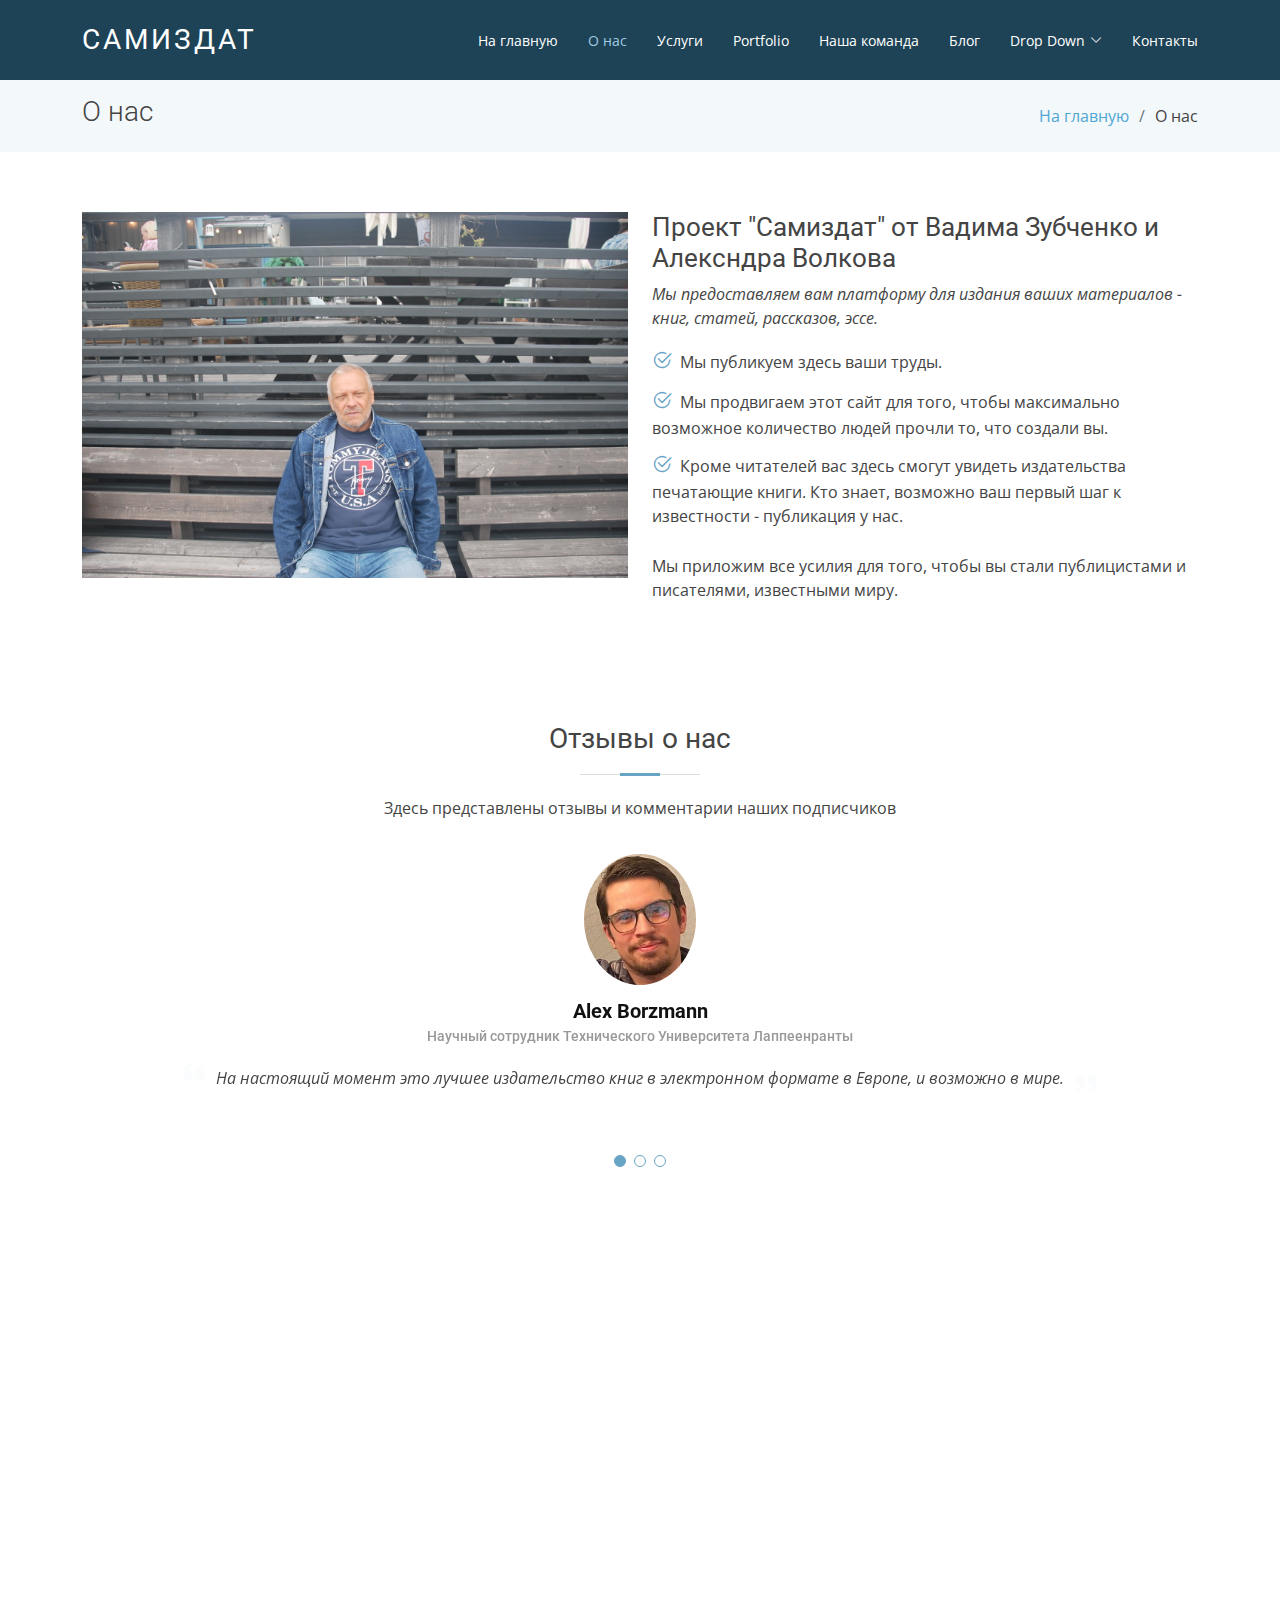
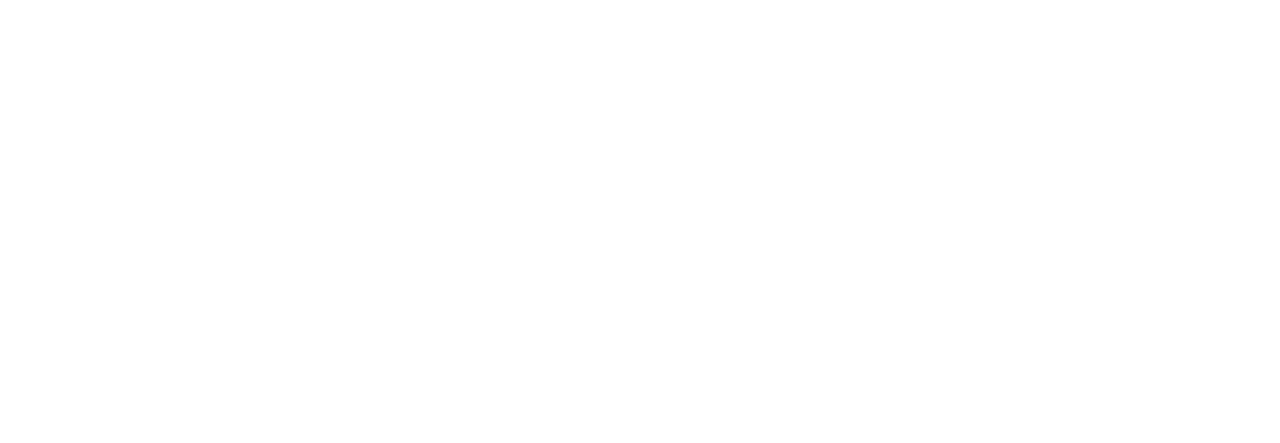
<file: about.html>
<!DOCTYPE html>
<html lang="en">

<head>
  <meta charset="utf-8">
  <meta content="width=device-width, initial-scale=1.0" name="viewport">

  <title>About - Moderna Bootstrap Template</title>
  <meta content="" name="description">
  <meta content="" name="keywords">

  <!-- Favicons -->
  <link href="assets/img/favicon.png" rel="icon">
  <link href="assets/img/apple-touch-icon.png" rel="apple-touch-icon">

  <!-- Google Fonts -->
  <link href="https://fonts.googleapis.com/css?family=Open+Sans:300,300i,400,400i,600,600i,700,700i|Roboto:300,300i,400,400i,500,500i,700,700i&display=swap" rel="stylesheet">

  <!-- Vendor CSS Files -->
  <link href="assets/vendor/animate.css/animate.min.css" rel="stylesheet">
  <link href="assets/vendor/aos/aos.css" rel="stylesheet">
  <link href="assets/vendor/bootstrap/css/bootstrap.min.css" rel="stylesheet">
  <link href="assets/vendor/bootstrap-icons/bootstrap-icons.css" rel="stylesheet">
  <link href="assets/vendor/boxicons/css/boxicons.min.css" rel="stylesheet">
  <link href="assets/vendor/glightbox/css/glightbox.min.css" rel="stylesheet">
  <link href="assets/vendor/swiper/swiper-bundle.min.css" rel="stylesheet">

  <!-- Template Main CSS File -->
  <link href="assets/css/style.css" rel="stylesheet">

  <!-- =======================================================
  * Template Name: Moderna
  * Updated: May 30 2023 with Bootstrap v5.3.0
  * Template URL: https://bootstrapmade.com/free-bootstrap-template-corporate-moderna/
  * Author: BootstrapMade.com
  * License: https://bootstrapmade.com/license/
  ======================================================== -->
</head>

<body>

  <!-- ======= Header ======= -->
  <header id="header" class="fixed-top d-flex align-items-center ">
    <div class="container d-flex justify-content-between align-items-center">

      <div class="logo">
        <h1 class="text-light"><a href="index.html"><span>Самиздат</span></a></h1>
        <!-- Uncomment below if you prefer to use an image logo -->
        <!-- <a href="index.html"><img src="assets/img/logo.png" alt="" class="img-fluid"></a>-->
      </div>

      <nav id="navbar" class="navbar">
        <ul>
          <li><a class="" href="index.html">На главную</a></li>
          <li><a class="active" href="about.html">О нас</a></li>
          <li><a href="services.html">Услуги</a></li>
          <li><a href="portfolio.html">Portfolio</a></li>
          <li><a href="team.html">Наша команда</a></li>
          <li><a href="blog.html">Блог</a></li>
          <li class="dropdown"><a href="#"><span>Drop Down</span> <i class="bi bi-chevron-down"></i></a>
            <ul>
              <li><a href="#">Drop Down 1</a></li>
              <li class="dropdown"><a href="#"><span>Deep Drop Down</span> <i class="bi bi-chevron-right"></i></a>
                <ul>
                  <li><a href="#">Deep Drop Down 1</a></li>
                  <li><a href="#">Deep Drop Down 2</a></li>
                  <li><a href="#">Deep Drop Down 3</a></li>
                  <li><a href="#">Deep Drop Down 4</a></li>
                  <li><a href="#">Deep Drop Down 5</a></li>
                </ul>
              </li>
              <li><a href="#">Drop Down 2</a></li>
              <li><a href="#">Drop Down 3</a></li>
              <li><a href="#">Drop Down 4</a></li>
            </ul>
          </li>
          <li><a href="contact.html">Контакты</a></li>
        </ul>
        <i class="bi bi-list mobile-nav-toggle"></i>
      </nav><!-- .navbar -->

    </div>
  </header><!-- End Header -->

  <main id="main">

    <!-- ======= About Us Section ======= -->
    <section class="breadcrumbs">
      <div class="container">

        <div class="d-flex justify-content-between align-items-center">
          <h2>О нас</h2>
          <ol>
            <li><a href="index.html">На главную</a></li>
            <li>О нас</li>
          </ol>
        </div>

      </div>
    </section><!-- End About Us Section -->

    <!-- ======= About Section ======= -->
    <section class="about" data-aos="fade-up">
      <div class="container">

        <div class="row">
          <div class="col-lg-6">
            <img src="/assets/img/Alex.JPG" class="img-fluid" alt="">
          </div>
          <div class="col-lg-6 pt-4 pt-lg-0">
            <h3>Проект "Самиздат" от Вадима Зубченко и Алексндра Волкова</h3>
            <p class="fst-italic">
              Мы предоставляем вам платформу для издания ваших материалов - книг, статей, рассказов, эссе.
            </p>
            <ul>
              <li><i class="bi bi-check2-circle"></i> Мы публикуем здесь ваши труды.</li>
              <li><i class="bi bi-check2-circle"></i> Мы продвигаем этот сайт для того, чтобы максимально возможное количество людей прочли то, что создали вы.</li>
              <li><i class="bi bi-check2-circle"></i> Кроме читателей вас здесь смогут увидеть издательства печатающие книги. Кто знает, возможно ваш первый шаг к известности - публикация у нас. </li>
            </ul>
            <p>
             Мы приложим все усилия для того, чтобы вы стали публицистами и писателями, известными миру.  
            </p>
          </div>
        </div>

      </div>
    </section><!-- End About Section -->

    

    

    <!-- ======= Tetstimonials Section ======= -->
    <section class="testimonials" data-aos="fade-up">
      <div class="container">

        <div class="section-title">
          <h2>Отзывы о нас</h2>
          <p>Здесь представлены отзывы и комментарии наших подписчиков</p>
        </div>

        <div class="testimonials-carousel swiper">
          <div class="swiper-wrapper">
            <div class="testimonial-item swiper-slide">
              <img src="assets/img/testimonials/professor.jpg" class="testimonial-img" alt="">
              <h3>Alex Borzmann</h3>
              <h4>Научный сотрудник Технического Университета Лаппеенранты</h4>
              <p>
                <i class="bx bxs-quote-alt-left quote-icon-left"></i>
                На настоящий момент это лучшее издательство книг в электронном формате в Европе, и возможно в мире.
                <i class="bx bxs-quote-alt-right quote-icon-right"></i>
              </p>
            </div>

            <div class="testimonial-item swiper-slide">
              <img src="assets/img/testimonials/kurochka.jpg" class="testimonial-img" alt="">
              <h3>Elena Borzunova</h3>
              <h4>Поэтесса, публицист</h4>
              <p>
                <i class="bx bxs-quote-alt-left quote-icon-left"></i>
                Через 4 месяца после издания книги моих стихов здесь, я получила приглашение издать ее в издетельстве "Просвещение".
                <i class="bx bxs-quote-alt-right quote-icon-right"></i>
              </p>
            </div>

            <div class="testimonial-item swiper-slide">
              <img src="assets/img/testimonials/irina_dudley.jpg" class="testimonial-img" alt="">
              <h3>Irina Dudley</h3>
              <h4>русскоязычная бельгийская писательница</h4>
              <p>
                <i class="bx bxs-quote-alt-left quote-icon-left"></i>
                Благодарна данному издательству. До публикации здесь меня никто не знал. Теперь получаю большое количество отзыввов от благодарных читателей.
                <i class="bx bxs-quote-alt-right quote-icon-right"></i>
              </p>
            </div>

            
          </div>
          <div class="swiper-pagination"></div>
        </div>

      </div>
    </section><!-- End Ttstimonials Section -->

  </main><!-- End #main -->

  <!-- ======= Footer ======= -->
  <footer id="footer" data-aos="fade-up" data-aos-easing="ease-in-out" data-aos-duration="500">

    <div class="footer-newsletter">
      <div class="container">
        <div class="row">
          <div class="col-lg-6">
            <h4>Новостная рассылка</h4>
            <p>Введите адрес вашей электронной почты</p>
          </div>
          <div class="col-lg-6">
            <form action="" method="post">
              <input type="email" name="email"><input type="submit" value="Подпишитесь">
            </form>
          </div>
        </div>
      </div>
    </div>

    <div class="footer-top">
      <div class="container">
        <div class="row">

          <div class="col-lg-3 col-md-6 footer-links">
            <h4>Ссылки</h4>
            <ul>
              <li><i class="bx bx-chevron-right"></i> <a href="#">Вверх</a></li>
              <li><i class="bx bx-chevron-right"></i> <a href="about.html">О нас</a></li>
              <li><i class="bx bx-chevron-right"></i> <a href="services.html">Услуги</a></li>
              <li><i class="bx bx-chevron-right"></i> <a href="#">Пользовательское соглашение</a></li>
              <li><i class="bx bx-chevron-right"></i> <a href="#">Конфиденциальность</a></li>
            </ul>
          </div>

          <div class="col-lg-3 col-md-6 footer-links">
            <h4>Наши услуги</h4>
            <ul>
              <li><i class="bx bx-chevron-right"></i> <a href="#">Книгоиздательство/a></li>
              <li><i class="bx bx-chevron-right"></i> <a href="#">Консультации</a></li>
              <li><i class="bx bx-chevron-right"></i> <a href="#">Веб дизайн</a></li>
            </ul>
          </div>

          <div class="col-lg-3 col-md-6 footer-contact">
            <h4>Контакты</h4>
            <p>
              Borinentie 33 <br>
              48810 Kotka<br>
              Finland <br><br>
              <strong>Phone:</strong> +358405555555<br>
              <strong>Email:</strong> info@example.com<br>
            </p>

          </div>

          <div class="col-lg-3 col-md-6 footer-info">
            <h3>Кратко о проекте</h3>
            <p>Издайте вашу книу, очерк, статью. Расскажите о себе миру. Станьте известны. Получите отклики, рецензии. Если вас увидят крупные издательства, то писать будет не только приятно и интересно, но вы будете заниматься любимым делом, и получать за это деньги</p>
            <div class="social-links mt-3">
              <a href="#" class="twitter"><i class="bx bxl-twitter"></i></a>
              <a href="#" class="facebook"><i class="bx bxl-facebook"></i></a>
              <a href="#" class="instagram"><i class="bx bxl-instagram"></i></a>
              <a href="#" class="linkedin"><i class="bx bxl-linkedin"></i></a>
            </div>
          </div>

        </div>
      </div>
    </div>

    <div class="container">
      <div class="copyright">
        &copy; Copyright <strong><span>Moderna</span></strong>. All Rights Reserved
      </div>
      <div class="credits">
        <!-- All the links in the footer should remain intact. -->
        <!-- You can delete the links only if you purchased the pro version. -->
        <!-- Licensing information: https://bootstrapmade.com/license/ -->
        <!-- Purchase the pro version with working PHP/AJAX contact form: https://bootstrapmade.com/free-bootstrap-template-corporate-moderna/ -->
        Designed by <a href="https://bootstrapmade.com/">BootstrapMade</a>
      </div>
    </div>
  </footer><!-- End Footer -->

  <a href="#" class="back-to-top d-flex align-items-center justify-content-center"><i class="bi bi-arrow-up-short"></i></a>

  <!-- Vendor JS Files -->
  <script src="assets/vendor/purecounter/purecounter_vanilla.js"></script>
  <script src="assets/vendor/aos/aos.js"></script>
  <script src="assets/vendor/bootstrap/js/bootstrap.bundle.min.js"></script>
  <script src="assets/vendor/glightbox/js/glightbox.min.js"></script>
  <script src="assets/vendor/isotope-layout/isotope.pkgd.min.js"></script>
  <script src="assets/vendor/swiper/swiper-bundle.min.js"></script>
  <script src="assets/vendor/waypoints/noframework.waypoints.js"></script>
  <script src="assets/vendor/php-email-form/validate.js"></script>

  <!-- Template Main JS File -->
  <script src="assets/js/main.js"></script>

</body>

</html>
</file>
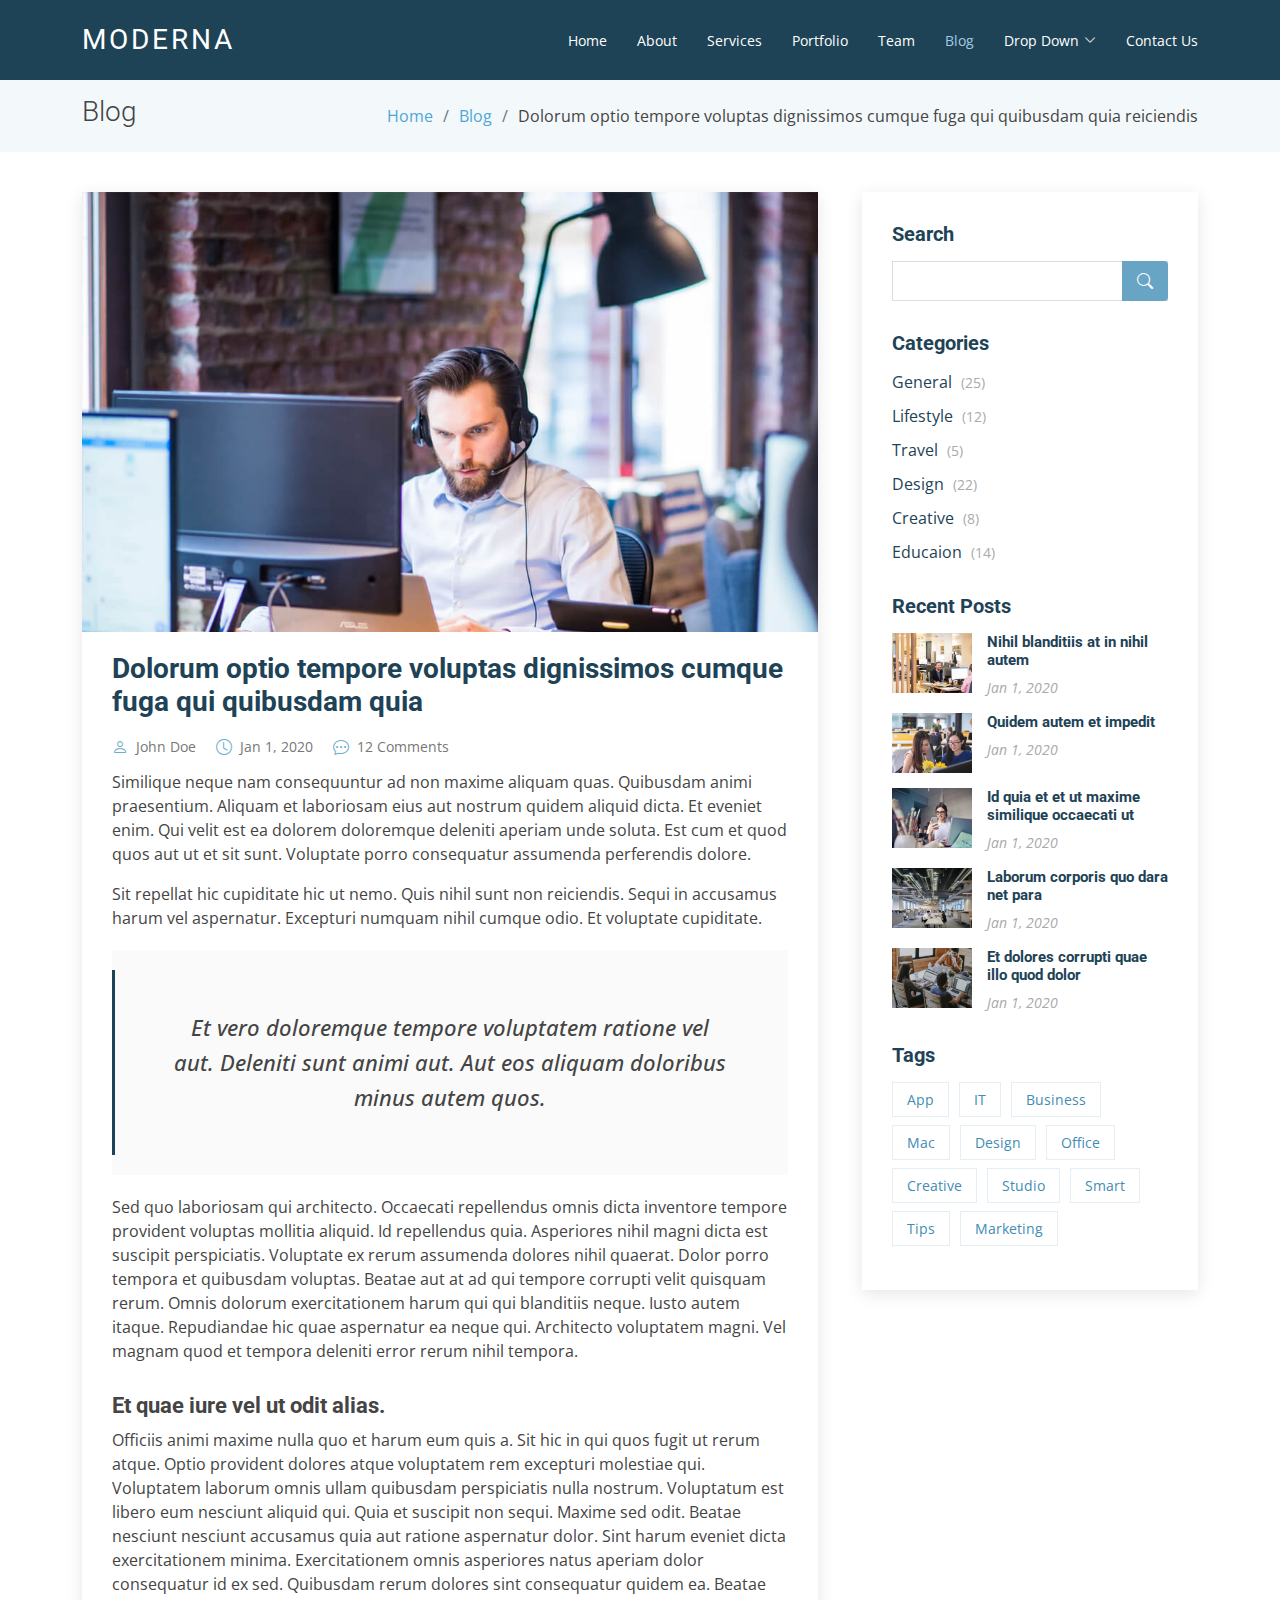
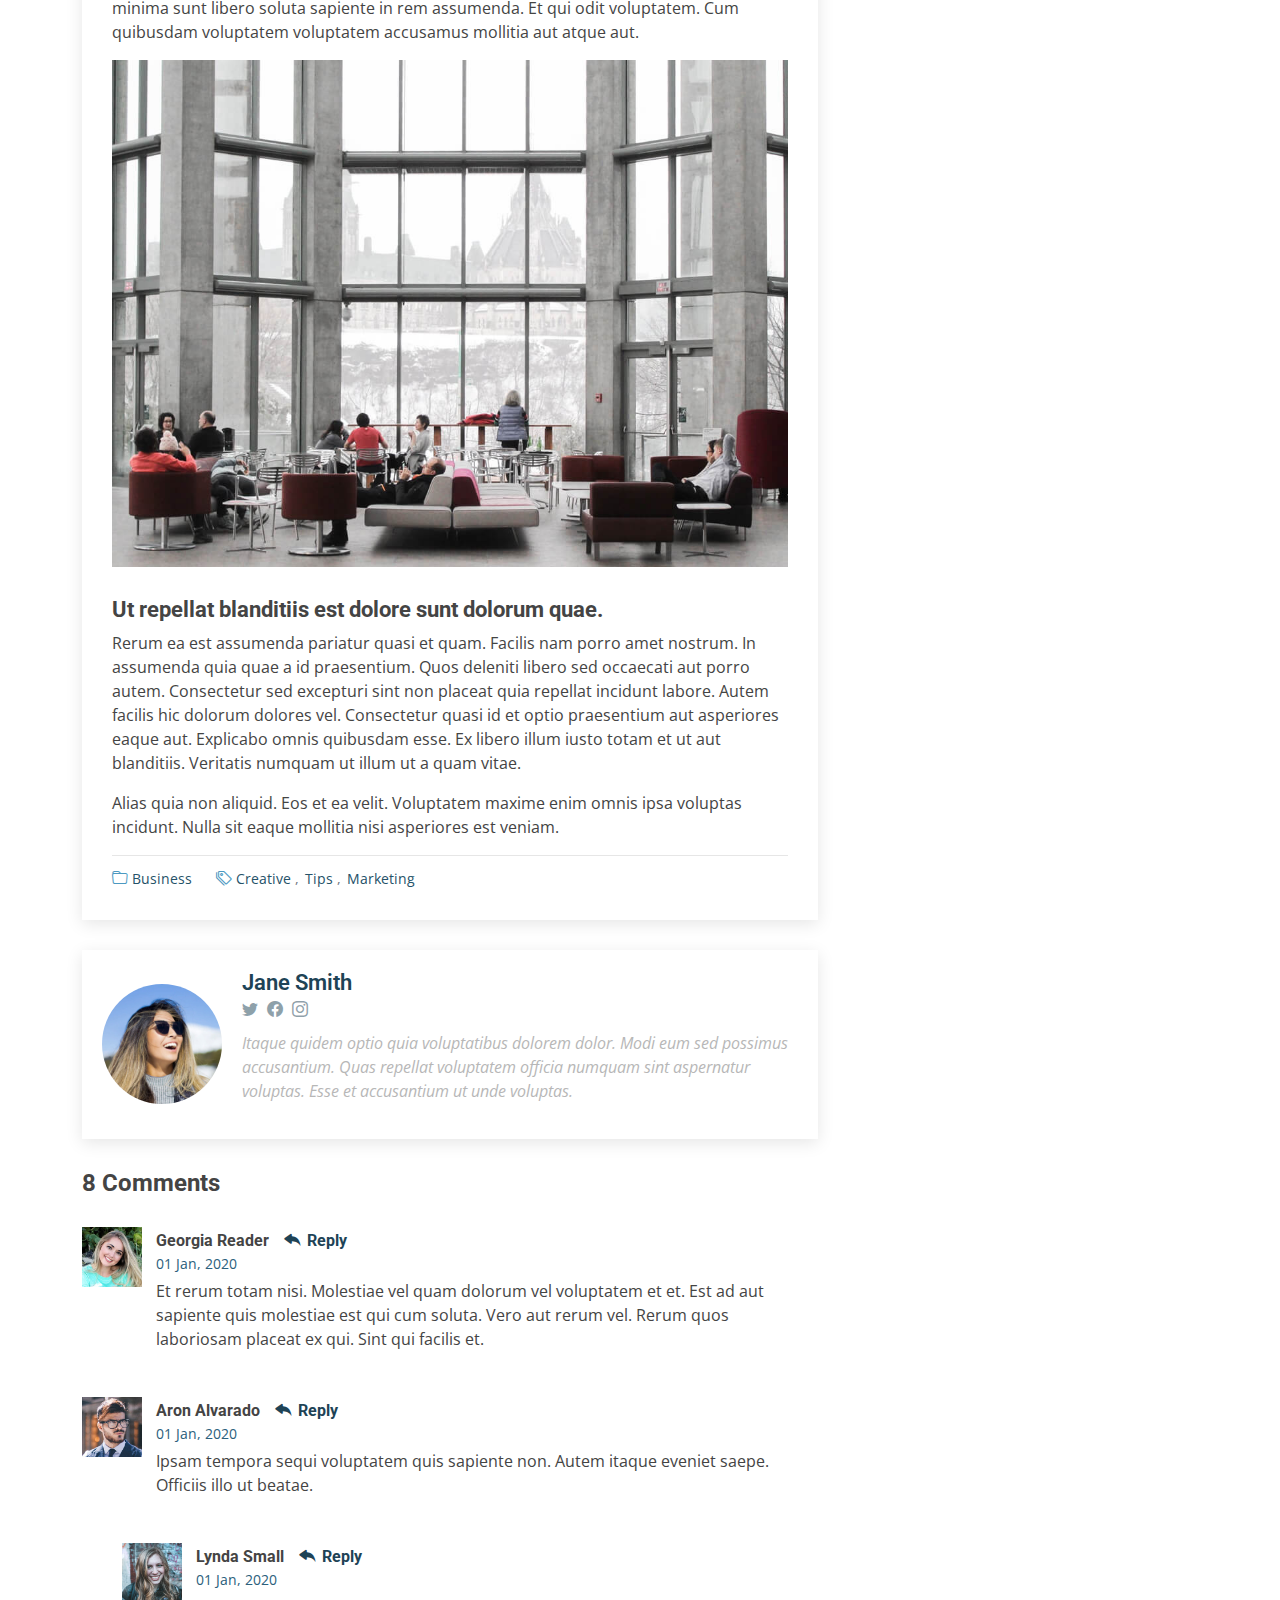
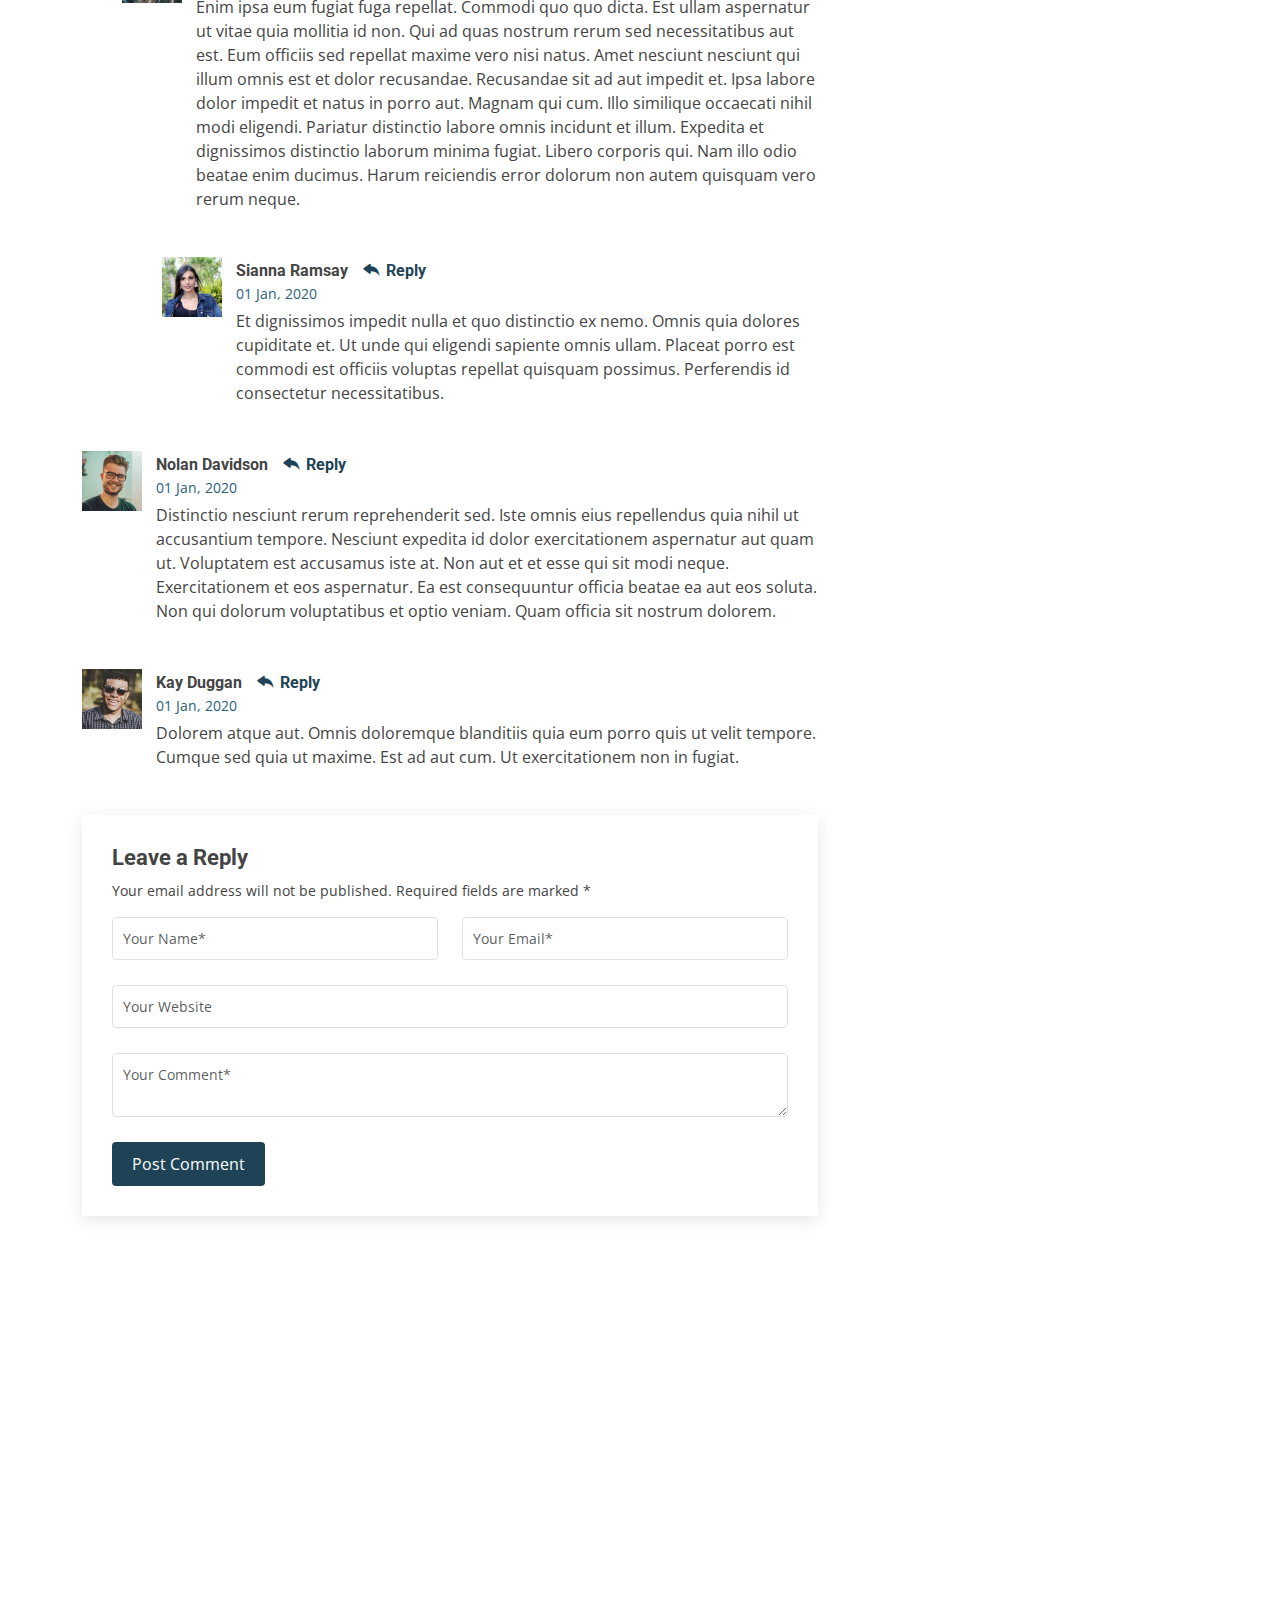
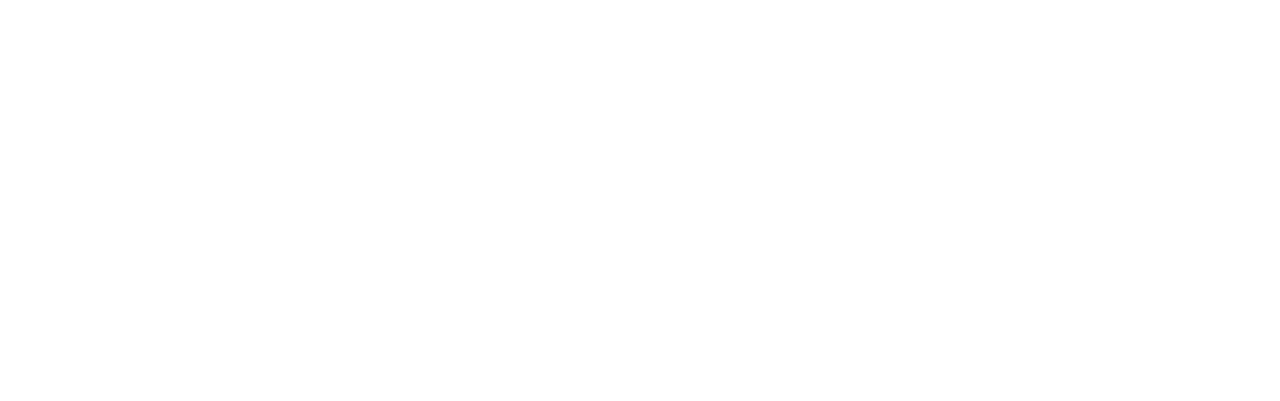
<file: blog-single.html>
<!DOCTYPE html>
<html lang="en">

<head>
  <meta charset="utf-8">
  <meta content="width=device-width, initial-scale=1.0" name="viewport">

  <title>Blog Single - Moderna Bootstrap Template</title>
  <meta content="" name="description">
  <meta content="" name="keywords">

  <!-- Favicons -->
  <link href="assets/img/favicon.png" rel="icon">
  <link href="assets/img/apple-touch-icon.png" rel="apple-touch-icon">

  <!-- Google Fonts -->
  <link href="https://fonts.googleapis.com/css?family=Open+Sans:300,300i,400,400i,600,600i,700,700i|Roboto:300,300i,400,400i,500,500i,700,700i&display=swap" rel="stylesheet">

  <!-- Vendor CSS Files -->
  <link href="assets/vendor/animate.css/animate.min.css" rel="stylesheet">
  <link href="assets/vendor/aos/aos.css" rel="stylesheet">
  <link href="assets/vendor/bootstrap/css/bootstrap.min.css" rel="stylesheet">
  <link href="assets/vendor/bootstrap-icons/bootstrap-icons.css" rel="stylesheet">
  <link href="assets/vendor/boxicons/css/boxicons.min.css" rel="stylesheet">
  <link href="assets/vendor/glightbox/css/glightbox.min.css" rel="stylesheet">
  <link href="assets/vendor/swiper/swiper-bundle.min.css" rel="stylesheet">

  <!-- Template Main CSS File -->
  <link href="assets/css/style.css" rel="stylesheet">

  <!-- =======================================================
  * Template Name: Moderna
  * Updated: May 30 2023 with Bootstrap v5.3.0
  * Template URL: https://bootstrapmade.com/free-bootstrap-template-corporate-moderna/
  * Author: BootstrapMade.com
  * License: https://bootstrapmade.com/license/
  ======================================================== -->
</head>

<body>

  <!-- ======= Header ======= -->
  <header id="header" class="fixed-top d-flex align-items-center ">
    <div class="container d-flex justify-content-between align-items-center">

      <div class="logo">
        <h1 class="text-light"><a href="index.html"><span>Moderna</span></a></h1>
        <!-- Uncomment below if you prefer to use an image logo -->
        <!-- <a href="index.html"><img src="assets/img/logo.png" alt="" class="img-fluid"></a>-->
      </div>

      <nav id="navbar" class="navbar">
        <ul>
          <li><a class="" href="index.html">Home</a></li>
          <li><a href="about.html">About</a></li>
          <li><a href="services.html">Services</a></li>
          <li><a href="portfolio.html">Portfolio</a></li>
          <li><a href="team.html">Team</a></li>
          <li><a class="active" href="blog.html">Blog</a></li>
          <li class="dropdown"><a href="#"><span>Drop Down</span> <i class="bi bi-chevron-down"></i></a>
            <ul>
              <li><a href="#">Drop Down 1</a></li>
              <li class="dropdown"><a href="#"><span>Deep Drop Down</span> <i class="bi bi-chevron-right"></i></a>
                <ul>
                  <li><a href="#">Deep Drop Down 1</a></li>
                  <li><a href="#">Deep Drop Down 2</a></li>
                  <li><a href="#">Deep Drop Down 3</a></li>
                  <li><a href="#">Deep Drop Down 4</a></li>
                  <li><a href="#">Deep Drop Down 5</a></li>
                </ul>
              </li>
              <li><a href="#">Drop Down 2</a></li>
              <li><a href="#">Drop Down 3</a></li>
              <li><a href="#">Drop Down 4</a></li>
            </ul>
          </li>
          <li><a href="contact.html">Contact Us</a></li>
        </ul>
        <i class="bi bi-list mobile-nav-toggle"></i>
      </nav><!-- .navbar -->

    </div>
  </header><!-- End Header -->

  <main id="main">

    <!-- ======= Blog Section ======= -->
    <section class="breadcrumbs">
      <div class="container">

        <div class="d-flex justify-content-between align-items-center">
          <h2>Blog</h2>

          <ol>
            <li><a href="index.html">Home</a></li>
            <li><a href="blog.html">Blog</a></li>
            <li>Dolorum optio tempore voluptas dignissimos cumque fuga qui quibusdam quia reiciendis</li>
          </ol>
        </div>

      </div>
    </section><!-- End Blog Section -->

    <!-- ======= Blog Single Section ======= -->
    <section id="blog" class="blog">
      <div class="container" data-aos="fade-up">

        <div class="row">

          <div class="col-lg-8 entries">

            <article class="entry entry-single">

              <div class="entry-img">
                <img src="assets/img/blog/blog-1.jpg" alt="" class="img-fluid">
              </div>

              <h2 class="entry-title">
                <a href="blog-single.html">Dolorum optio tempore voluptas dignissimos cumque fuga qui quibusdam quia</a>
              </h2>

              <div class="entry-meta">
                <ul>
                  <li class="d-flex align-items-center"><i class="bi bi-person"></i> <a href="blog-single.html">John Doe</a></li>
                  <li class="d-flex align-items-center"><i class="bi bi-clock"></i> <a href="blog-single.html"><time datetime="2020-01-01">Jan 1, 2020</time></a></li>
                  <li class="d-flex align-items-center"><i class="bi bi-chat-dots"></i> <a href="blog-single.html">12 Comments</a></li>
                </ul>
              </div>

              <div class="entry-content">
                <p>
                  Similique neque nam consequuntur ad non maxime aliquam quas. Quibusdam animi praesentium. Aliquam et laboriosam eius aut nostrum quidem aliquid dicta.
                  Et eveniet enim. Qui velit est ea dolorem doloremque deleniti aperiam unde soluta. Est cum et quod quos aut ut et sit sunt. Voluptate porro consequatur assumenda perferendis dolore.
                </p>

                <p>
                  Sit repellat hic cupiditate hic ut nemo. Quis nihil sunt non reiciendis. Sequi in accusamus harum vel aspernatur. Excepturi numquam nihil cumque odio. Et voluptate cupiditate.
                </p>

                <blockquote>
                  <p>
                    Et vero doloremque tempore voluptatem ratione vel aut. Deleniti sunt animi aut. Aut eos aliquam doloribus minus autem quos.
                  </p>
                </blockquote>

                <p>
                  Sed quo laboriosam qui architecto. Occaecati repellendus omnis dicta inventore tempore provident voluptas mollitia aliquid. Id repellendus quia. Asperiores nihil magni dicta est suscipit perspiciatis. Voluptate ex rerum assumenda dolores nihil quaerat.
                  Dolor porro tempora et quibusdam voluptas. Beatae aut at ad qui tempore corrupti velit quisquam rerum. Omnis dolorum exercitationem harum qui qui blanditiis neque.
                  Iusto autem itaque. Repudiandae hic quae aspernatur ea neque qui. Architecto voluptatem magni. Vel magnam quod et tempora deleniti error rerum nihil tempora.
                </p>

                <h3>Et quae iure vel ut odit alias.</h3>
                <p>
                  Officiis animi maxime nulla quo et harum eum quis a. Sit hic in qui quos fugit ut rerum atque. Optio provident dolores atque voluptatem rem excepturi molestiae qui. Voluptatem laborum omnis ullam quibusdam perspiciatis nulla nostrum. Voluptatum est libero eum nesciunt aliquid qui.
                  Quia et suscipit non sequi. Maxime sed odit. Beatae nesciunt nesciunt accusamus quia aut ratione aspernatur dolor. Sint harum eveniet dicta exercitationem minima. Exercitationem omnis asperiores natus aperiam dolor consequatur id ex sed. Quibusdam rerum dolores sint consequatur quidem ea.
                  Beatae minima sunt libero soluta sapiente in rem assumenda. Et qui odit voluptatem. Cum quibusdam voluptatem voluptatem accusamus mollitia aut atque aut.
                </p>
                <img src="assets/img/blog/blog-inside-post.jpg" class="img-fluid" alt="">

                <h3>Ut repellat blanditiis est dolore sunt dolorum quae.</h3>
                <p>
                  Rerum ea est assumenda pariatur quasi et quam. Facilis nam porro amet nostrum. In assumenda quia quae a id praesentium. Quos deleniti libero sed occaecati aut porro autem. Consectetur sed excepturi sint non placeat quia repellat incidunt labore. Autem facilis hic dolorum dolores vel.
                  Consectetur quasi id et optio praesentium aut asperiores eaque aut. Explicabo omnis quibusdam esse. Ex libero illum iusto totam et ut aut blanditiis. Veritatis numquam ut illum ut a quam vitae.
                </p>
                <p>
                  Alias quia non aliquid. Eos et ea velit. Voluptatem maxime enim omnis ipsa voluptas incidunt. Nulla sit eaque mollitia nisi asperiores est veniam.
                </p>

              </div>

              <div class="entry-footer">
                <i class="bi bi-folder"></i>
                <ul class="cats">
                  <li><a href="#">Business</a></li>
                </ul>

                <i class="bi bi-tags"></i>
                <ul class="tags">
                  <li><a href="#">Creative</a></li>
                  <li><a href="#">Tips</a></li>
                  <li><a href="#">Marketing</a></li>
                </ul>
              </div>

            </article><!-- End blog entry -->

            <div class="blog-author d-flex align-items-center">
              <img src="assets/img/blog/blog-author.jpg" class="rounded-circle float-left" alt="">
              <div>
                <h4>Jane Smith</h4>
                <div class="social-links">
                  <a href="https://twitters.com/#"><i class="bi bi-twitter"></i></a>
                  <a href="https://facebook.com/#"><i class="bi bi-facebook"></i></a>
                  <a href="https://instagram.com/#"><i class="biu bi-instagram"></i></a>
                </div>
                <p>
                  Itaque quidem optio quia voluptatibus dolorem dolor. Modi eum sed possimus accusantium. Quas repellat voluptatem officia numquam sint aspernatur voluptas. Esse et accusantium ut unde voluptas.
                </p>
              </div>
            </div><!-- End blog author bio -->

            <div class="blog-comments">

              <h4 class="comments-count">8 Comments</h4>

              <div id="comment-1" class="comment">
                <div class="d-flex">
                  <div class="comment-img"><img src="assets/img/blog/comments-1.jpg" alt=""></div>
                  <div>
                    <h5><a href="">Georgia Reader</a> <a href="#" class="reply"><i class="bi bi-reply-fill"></i> Reply</a></h5>
                    <time datetime="2020-01-01">01 Jan, 2020</time>
                    <p>
                      Et rerum totam nisi. Molestiae vel quam dolorum vel voluptatem et et. Est ad aut sapiente quis molestiae est qui cum soluta.
                      Vero aut rerum vel. Rerum quos laboriosam placeat ex qui. Sint qui facilis et.
                    </p>
                  </div>
                </div>
              </div><!-- End comment #1 -->

              <div id="comment-2" class="comment">
                <div class="d-flex">
                  <div class="comment-img"><img src="assets/img/blog/comments-2.jpg" alt=""></div>
                  <div>
                    <h5><a href="">Aron Alvarado</a> <a href="#" class="reply"><i class="bi bi-reply-fill"></i> Reply</a></h5>
                    <time datetime="2020-01-01">01 Jan, 2020</time>
                    <p>
                      Ipsam tempora sequi voluptatem quis sapiente non. Autem itaque eveniet saepe. Officiis illo ut beatae.
                    </p>
                  </div>
                </div>

                <div id="comment-reply-1" class="comment comment-reply">
                  <div class="d-flex">
                    <div class="comment-img"><img src="assets/img/blog/comments-3.jpg" alt=""></div>
                    <div>
                      <h5><a href="">Lynda Small</a> <a href="#" class="reply"><i class="bi bi-reply-fill"></i> Reply</a></h5>
                      <time datetime="2020-01-01">01 Jan, 2020</time>
                      <p>
                        Enim ipsa eum fugiat fuga repellat. Commodi quo quo dicta. Est ullam aspernatur ut vitae quia mollitia id non. Qui ad quas nostrum rerum sed necessitatibus aut est. Eum officiis sed repellat maxime vero nisi natus. Amet nesciunt nesciunt qui illum omnis est et dolor recusandae.

                        Recusandae sit ad aut impedit et. Ipsa labore dolor impedit et natus in porro aut. Magnam qui cum. Illo similique occaecati nihil modi eligendi. Pariatur distinctio labore omnis incidunt et illum. Expedita et dignissimos distinctio laborum minima fugiat.

                        Libero corporis qui. Nam illo odio beatae enim ducimus. Harum reiciendis error dolorum non autem quisquam vero rerum neque.
                      </p>
                    </div>
                  </div>

                  <div id="comment-reply-2" class="comment comment-reply">
                    <div class="d-flex">
                      <div class="comment-img"><img src="assets/img/blog/comments-4.jpg" alt=""></div>
                      <div>
                        <h5><a href="">Sianna Ramsay</a> <a href="#" class="reply"><i class="bi bi-reply-fill"></i> Reply</a></h5>
                        <time datetime="2020-01-01">01 Jan, 2020</time>
                        <p>
                          Et dignissimos impedit nulla et quo distinctio ex nemo. Omnis quia dolores cupiditate et. Ut unde qui eligendi sapiente omnis ullam. Placeat porro est commodi est officiis voluptas repellat quisquam possimus. Perferendis id consectetur necessitatibus.
                        </p>
                      </div>
                    </div>

                  </div><!-- End comment reply #2-->

                </div><!-- End comment reply #1-->

              </div><!-- End comment #2-->

              <div id="comment-3" class="comment">
                <div class="d-flex">
                  <div class="comment-img"><img src="assets/img/blog/comments-5.jpg" alt=""></div>
                  <div>
                    <h5><a href="">Nolan Davidson</a> <a href="#" class="reply"><i class="bi bi-reply-fill"></i> Reply</a></h5>
                    <time datetime="2020-01-01">01 Jan, 2020</time>
                    <p>
                      Distinctio nesciunt rerum reprehenderit sed. Iste omnis eius repellendus quia nihil ut accusantium tempore. Nesciunt expedita id dolor exercitationem aspernatur aut quam ut. Voluptatem est accusamus iste at.
                      Non aut et et esse qui sit modi neque. Exercitationem et eos aspernatur. Ea est consequuntur officia beatae ea aut eos soluta. Non qui dolorum voluptatibus et optio veniam. Quam officia sit nostrum dolorem.
                    </p>
                  </div>
                </div>

              </div><!-- End comment #3 -->

              <div id="comment-4" class="comment">
                <div class="d-flex">
                  <div class="comment-img"><img src="assets/img/blog/comments-6.jpg" alt=""></div>
                  <div>
                    <h5><a href="">Kay Duggan</a> <a href="#" class="reply"><i class="bi bi-reply-fill"></i> Reply</a></h5>
                    <time datetime="2020-01-01">01 Jan, 2020</time>
                    <p>
                      Dolorem atque aut. Omnis doloremque blanditiis quia eum porro quis ut velit tempore. Cumque sed quia ut maxime. Est ad aut cum. Ut exercitationem non in fugiat.
                    </p>
                  </div>
                </div>

              </div><!-- End comment #4 -->

              <div class="reply-form">
                <h4>Leave a Reply</h4>
                <p>Your email address will not be published. Required fields are marked * </p>
                <form action="">
                  <div class="row">
                    <div class="col-md-6 form-group">
                      <input name="name" type="text" class="form-control" placeholder="Your Name*">
                    </div>
                    <div class="col-md-6 form-group">
                      <input name="email" type="text" class="form-control" placeholder="Your Email*">
                    </div>
                  </div>
                  <div class="row">
                    <div class="col form-group">
                      <input name="website" type="text" class="form-control" placeholder="Your Website">
                    </div>
                  </div>
                  <div class="row">
                    <div class="col form-group">
                      <textarea name="comment" class="form-control" placeholder="Your Comment*"></textarea>
                    </div>
                  </div>
                  <button type="submit" class="btn btn-primary">Post Comment</button>

                </form>

              </div>

            </div><!-- End blog comments -->

          </div><!-- End blog entries list -->

          <div class="col-lg-4">

            <div class="sidebar">

              <h3 class="sidebar-title">Search</h3>
              <div class="sidebar-item search-form">
                <form action="">
                  <input type="text">
                  <button type="submit"><i class="bi bi-search"></i></button>
                </form>
              </div><!-- End sidebar search formn-->

              <h3 class="sidebar-title">Categories</h3>
              <div class="sidebar-item categories">
                <ul>
                  <li><a href="#">General <span>(25)</span></a></li>
                  <li><a href="#">Lifestyle <span>(12)</span></a></li>
                  <li><a href="#">Travel <span>(5)</span></a></li>
                  <li><a href="#">Design <span>(22)</span></a></li>
                  <li><a href="#">Creative <span>(8)</span></a></li>
                  <li><a href="#">Educaion <span>(14)</span></a></li>
                </ul>
              </div><!-- End sidebar categories-->

              <h3 class="sidebar-title">Recent Posts</h3>
              <div class="sidebar-item recent-posts">
                <div class="post-item clearfix">
                  <img src="assets/img/blog/blog-recent-1.jpg" alt="">
                  <h4><a href="blog-single.html">Nihil blanditiis at in nihil autem</a></h4>
                  <time datetime="2020-01-01">Jan 1, 2020</time>
                </div>

                <div class="post-item clearfix">
                  <img src="assets/img/blog/blog-recent-2.jpg" alt="">
                  <h4><a href="blog-single.html">Quidem autem et impedit</a></h4>
                  <time datetime="2020-01-01">Jan 1, 2020</time>
                </div>

                <div class="post-item clearfix">
                  <img src="assets/img/blog/blog-recent-3.jpg" alt="">
                  <h4><a href="blog-single.html">Id quia et et ut maxime similique occaecati ut</a></h4>
                  <time datetime="2020-01-01">Jan 1, 2020</time>
                </div>

                <div class="post-item clearfix">
                  <img src="assets/img/blog/blog-recent-4.jpg" alt="">
                  <h4><a href="blog-single.html">Laborum corporis quo dara net para</a></h4>
                  <time datetime="2020-01-01">Jan 1, 2020</time>
                </div>

                <div class="post-item clearfix">
                  <img src="assets/img/blog/blog-recent-5.jpg" alt="">
                  <h4><a href="blog-single.html">Et dolores corrupti quae illo quod dolor</a></h4>
                  <time datetime="2020-01-01">Jan 1, 2020</time>
                </div>

              </div><!-- End sidebar recent posts-->

              <h3 class="sidebar-title">Tags</h3>
              <div class="sidebar-item tags">
                <ul>
                  <li><a href="#">App</a></li>
                  <li><a href="#">IT</a></li>
                  <li><a href="#">Business</a></li>
                  <li><a href="#">Mac</a></li>
                  <li><a href="#">Design</a></li>
                  <li><a href="#">Office</a></li>
                  <li><a href="#">Creative</a></li>
                  <li><a href="#">Studio</a></li>
                  <li><a href="#">Smart</a></li>
                  <li><a href="#">Tips</a></li>
                  <li><a href="#">Marketing</a></li>
                </ul>
              </div><!-- End sidebar tags-->

            </div><!-- End sidebar -->

          </div><!-- End blog sidebar -->

        </div>

      </div>
    </section><!-- End Blog Single Section -->

  </main><!-- End #main -->

  <!-- ======= Footer ======= -->
  <footer id="footer" data-aos="fade-up" data-aos-easing="ease-in-out" data-aos-duration="500">

    <div class="footer-newsletter">
      <div class="container">
        <div class="row">
          <div class="col-lg-6">
            <h4>Our Newsletter</h4>
            <p>Tamen quem nulla quae legam multos aute sint culpa legam noster magna</p>
          </div>
          <div class="col-lg-6">
            <form action="" method="post">
              <input type="email" name="email"><input type="submit" value="Subscribe">
            </form>
          </div>
        </div>
      </div>
    </div>

    <div class="footer-top">
      <div class="container">
        <div class="row">

          <div class="col-lg-3 col-md-6 footer-links">
            <h4>Useful Links</h4>
            <ul>
              <li><i class="bx bx-chevron-right"></i> <a href="#">Home</a></li>
              <li><i class="bx bx-chevron-right"></i> <a href="#">About us</a></li>
              <li><i class="bx bx-chevron-right"></i> <a href="#">Services</a></li>
              <li><i class="bx bx-chevron-right"></i> <a href="#">Terms of service</a></li>
              <li><i class="bx bx-chevron-right"></i> <a href="#">Privacy policy</a></li>
            </ul>
          </div>

          <div class="col-lg-3 col-md-6 footer-links">
            <h4>Our Services</h4>
            <ul>
              <li><i class="bx bx-chevron-right"></i> <a href="#">Web Design</a></li>
              <li><i class="bx bx-chevron-right"></i> <a href="#">Web Development</a></li>
              <li><i class="bx bx-chevron-right"></i> <a href="#">Product Management</a></li>
              <li><i class="bx bx-chevron-right"></i> <a href="#">Marketing</a></li>
              <li><i class="bx bx-chevron-right"></i> <a href="#">Graphic Design</a></li>
            </ul>
          </div>

          <div class="col-lg-3 col-md-6 footer-contact">
            <h4>Contact Us</h4>
            <p>
              A108 Adam Street <br>
              New York, NY 535022<br>
              United States <br><br>
              <strong>Phone:</strong> +1 5589 55488 55<br>
              <strong>Email:</strong> info@example.com<br>
            </p>

          </div>

          <div class="col-lg-3 col-md-6 footer-info">
            <h3>About Moderna</h3>
            <p>Cras fermentum odio eu feugiat lide par naso tierra. Justo eget nada terra videa magna derita valies darta donna mare fermentum iaculis eu non diam phasellus.</p>
            <div class="social-links mt-3">
              <a href="#" class="twitter"><i class="bx bxl-twitter"></i></a>
              <a href="#" class="facebook"><i class="bx bxl-facebook"></i></a>
              <a href="#" class="instagram"><i class="bx bxl-instagram"></i></a>
              <a href="#" class="linkedin"><i class="bx bxl-linkedin"></i></a>
            </div>
          </div>

        </div>
      </div>
    </div>

    <div class="container">
      <div class="copyright">
        &copy; Copyright <strong><span>Moderna</span></strong>. All Rights Reserved
      </div>
      <div class="credits">
        <!-- All the links in the footer should remain intact. -->
        <!-- You can delete the links only if you purchased the pro version. -->
        <!-- Licensing information: https://bootstrapmade.com/license/ -->
        <!-- Purchase the pro version with working PHP/AJAX contact form: https://bootstrapmade.com/free-bootstrap-template-corporate-moderna/ -->
        Designed by <a href="https://bootstrapmade.com/">BootstrapMade</a>
      </div>
    </div>
  </footer><!-- End Footer -->

  <a href="#" class="back-to-top d-flex align-items-center justify-content-center"><i class="bi bi-arrow-up-short"></i></a>

  <!-- Vendor JS Files -->
  <script src="assets/vendor/purecounter/purecounter_vanilla.js"></script>
  <script src="assets/vendor/aos/aos.js"></script>
  <script src="assets/vendor/bootstrap/js/bootstrap.bundle.min.js"></script>
  <script src="assets/vendor/glightbox/js/glightbox.min.js"></script>
  <script src="assets/vendor/isotope-layout/isotope.pkgd.min.js"></script>
  <script src="assets/vendor/swiper/swiper-bundle.min.js"></script>
  <script src="assets/vendor/waypoints/noframework.waypoints.js"></script>
  <script src="assets/vendor/php-email-form/validate.js"></script>

  <!-- Template Main JS File -->
  <script src="assets/js/main.js"></script>

</body>

</html>
</file>
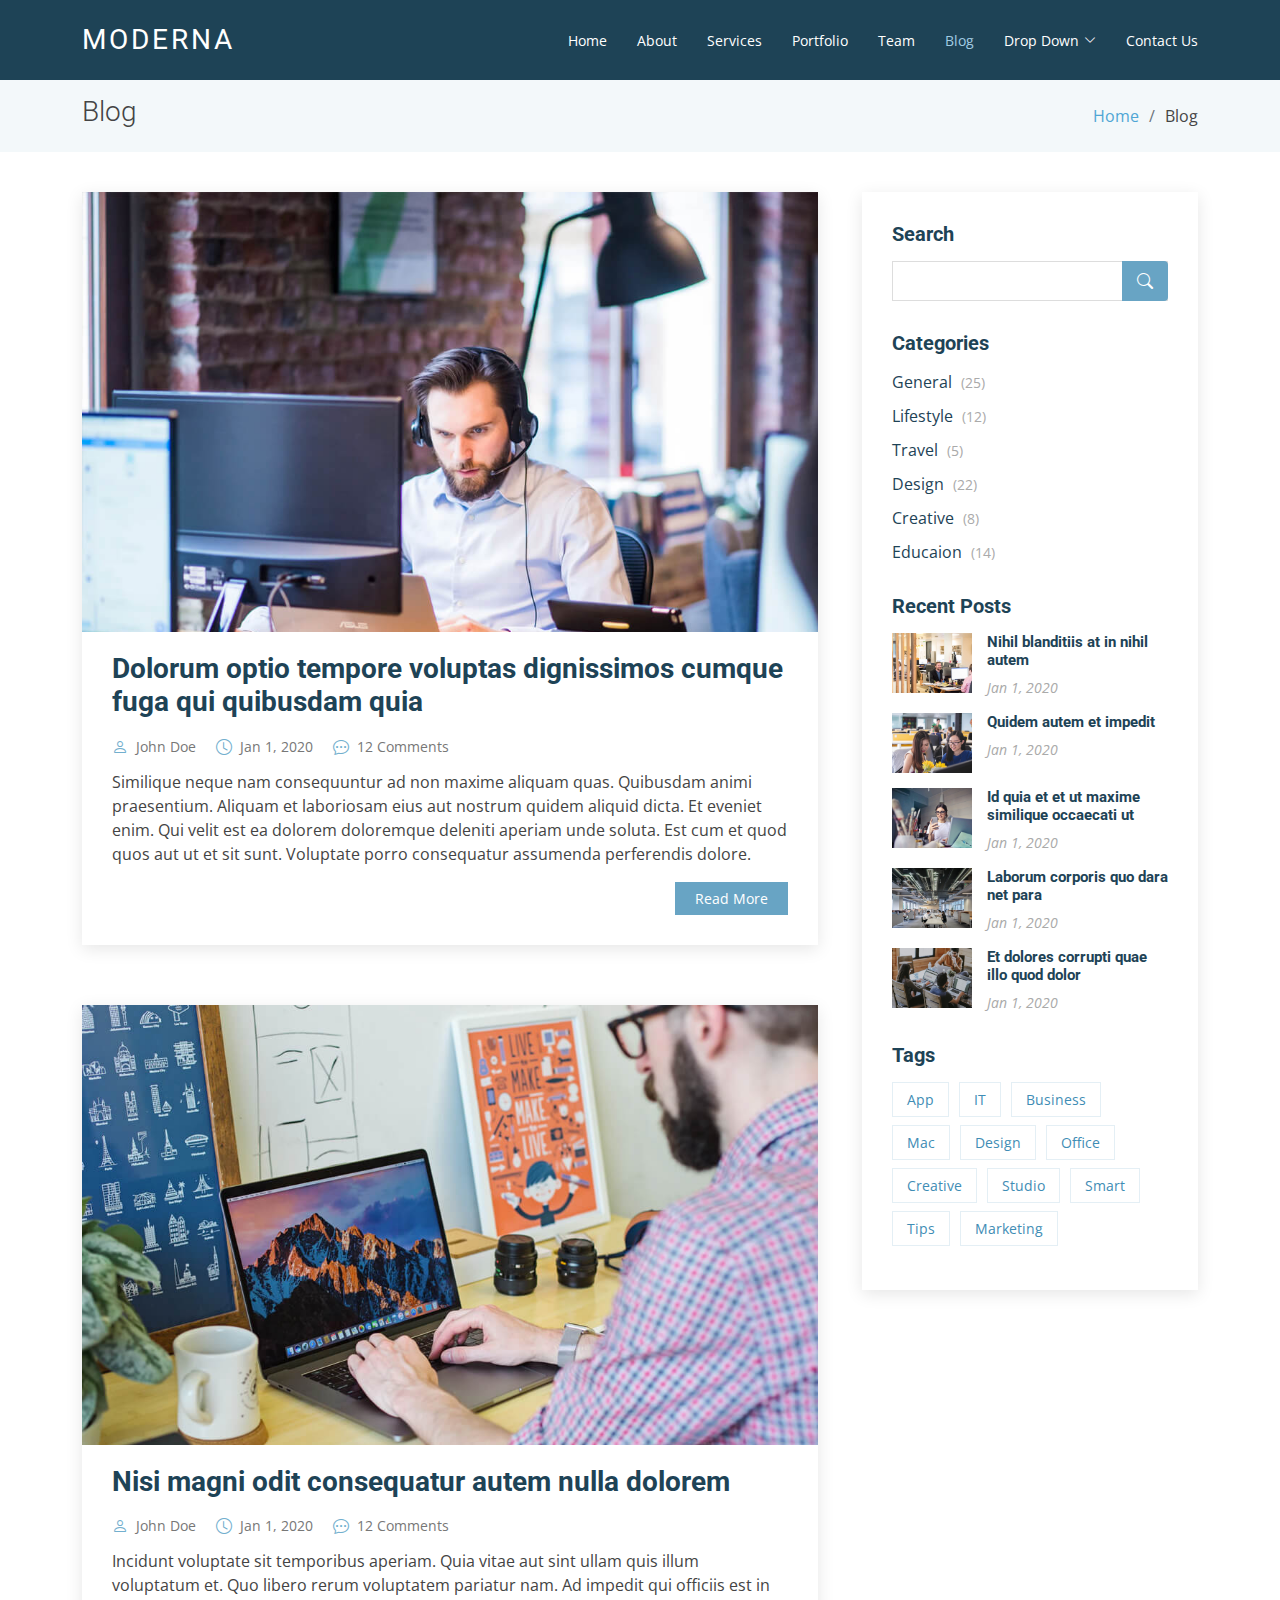
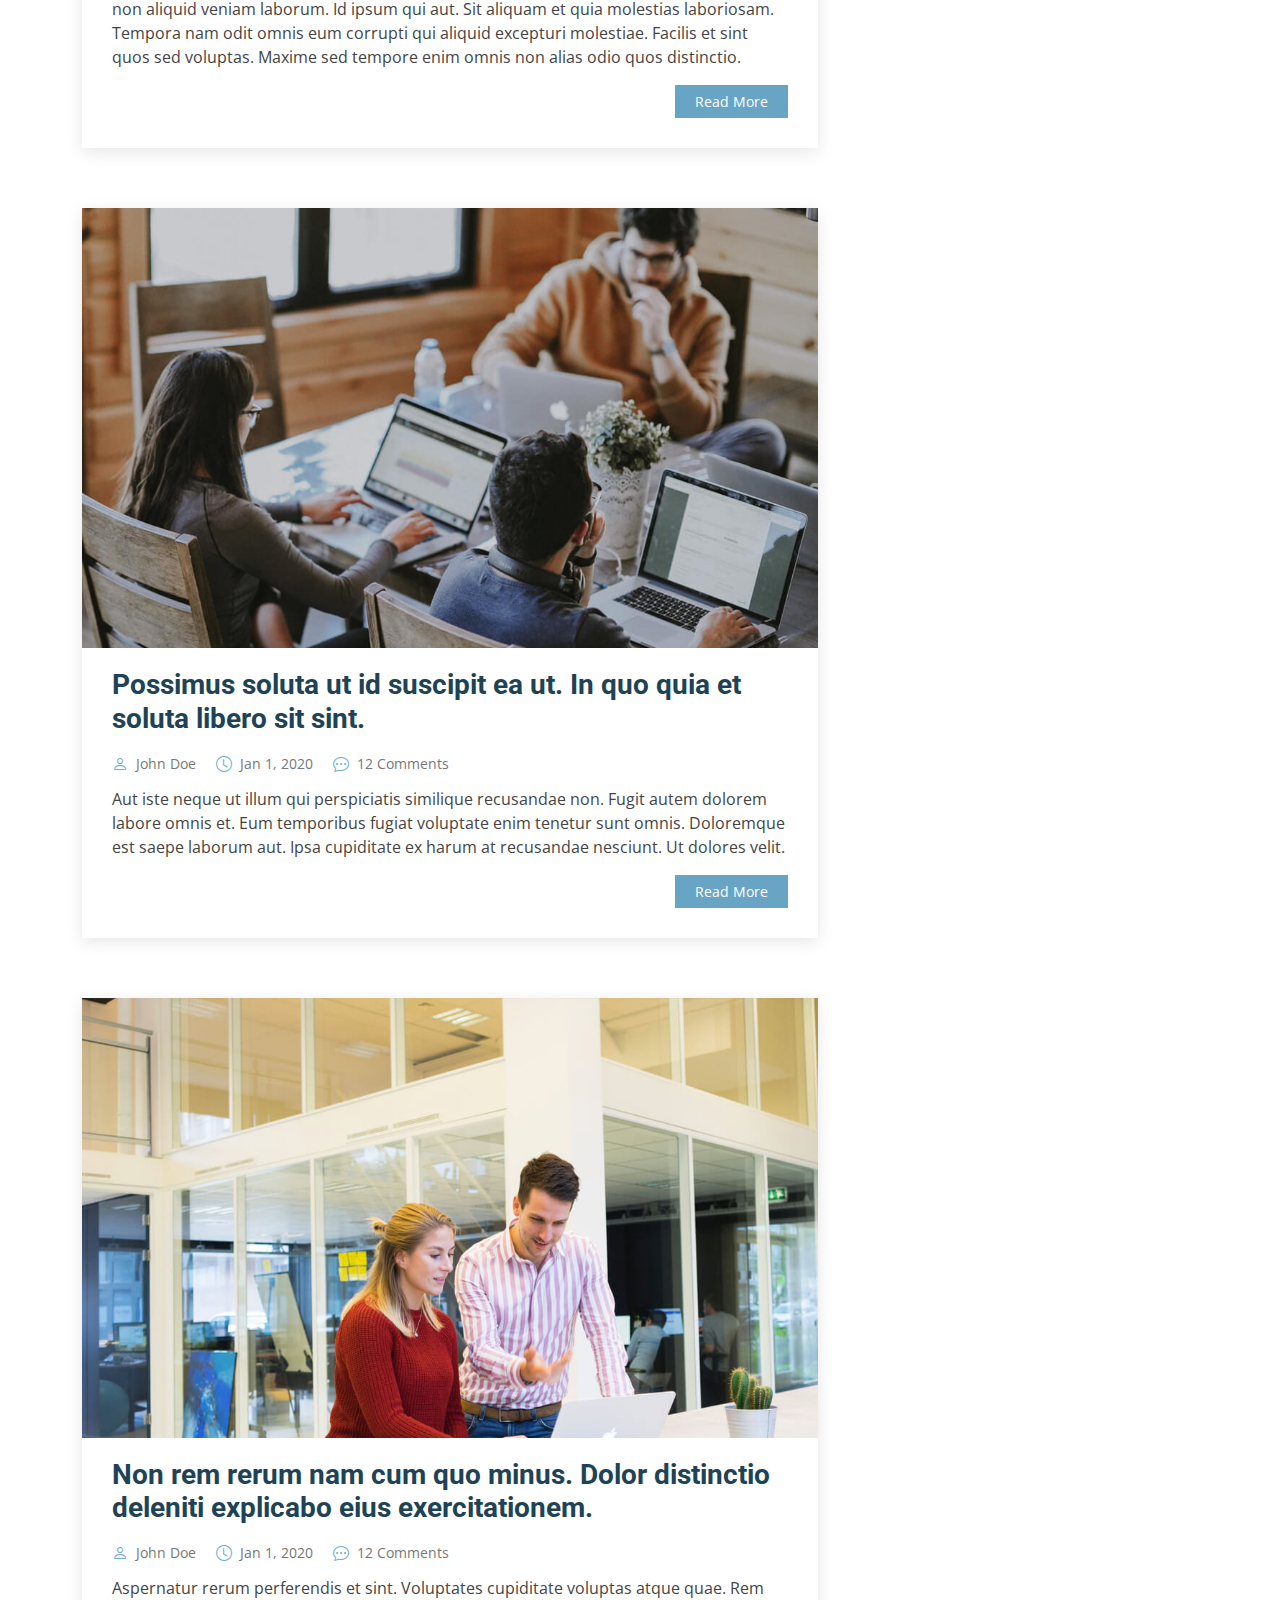
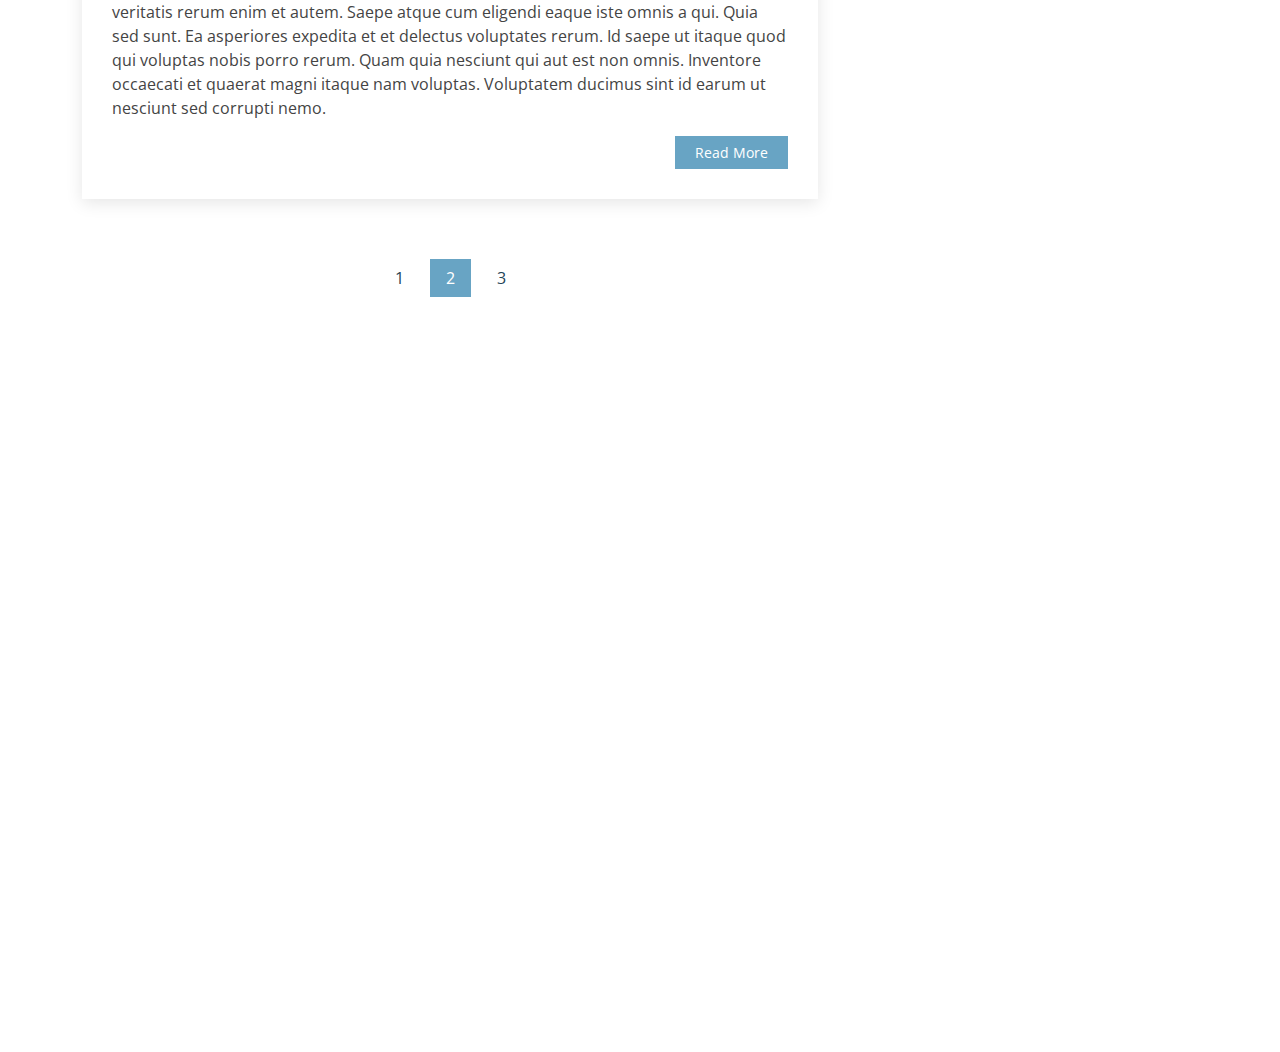
<file: blog.html>
<!DOCTYPE html>
<html lang="en">

<head>
  <meta charset="utf-8">
  <meta content="width=device-width, initial-scale=1.0" name="viewport">

  <title>Blog - Moderna Bootstrap Template</title>
  <meta content="" name="description">
  <meta content="" name="keywords">

  <!-- Favicons -->
  <link href="assets/img/favicon.png" rel="icon">
  <link href="assets/img/apple-touch-icon.png" rel="apple-touch-icon">

  <!-- Google Fonts -->
  <link href="https://fonts.googleapis.com/css?family=Open+Sans:300,300i,400,400i,600,600i,700,700i|Roboto:300,300i,400,400i,500,500i,700,700i&display=swap" rel="stylesheet">

  <!-- Vendor CSS Files -->
  <link href="assets/vendor/animate.css/animate.min.css" rel="stylesheet">
  <link href="assets/vendor/aos/aos.css" rel="stylesheet">
  <link href="assets/vendor/bootstrap/css/bootstrap.min.css" rel="stylesheet">
  <link href="assets/vendor/bootstrap-icons/bootstrap-icons.css" rel="stylesheet">
  <link href="assets/vendor/boxicons/css/boxicons.min.css" rel="stylesheet">
  <link href="assets/vendor/glightbox/css/glightbox.min.css" rel="stylesheet">
  <link href="assets/vendor/swiper/swiper-bundle.min.css" rel="stylesheet">

  <!-- Template Main CSS File -->
  <link href="assets/css/style.css" rel="stylesheet">

  <!-- =======================================================
  * Template Name: Moderna
  * Updated: May 30 2023 with Bootstrap v5.3.0
  * Template URL: https://bootstrapmade.com/free-bootstrap-template-corporate-moderna/
  * Author: BootstrapMade.com
  * License: https://bootstrapmade.com/license/
  ======================================================== -->
</head>

<body>

  <!-- ======= Header ======= -->
  <header id="header" class="fixed-top d-flex align-items-center ">
    <div class="container d-flex justify-content-between align-items-center">

      <div class="logo">
        <h1 class="text-light"><a href="index.html"><span>Moderna</span></a></h1>
        <!-- Uncomment below if you prefer to use an image logo -->
        <!-- <a href="index.html"><img src="assets/img/logo.png" alt="" class="img-fluid"></a>-->
      </div>

      <nav id="navbar" class="navbar">
        <ul>
          <li><a class="" href="index.html">Home</a></li>
          <li><a href="about.html">About</a></li>
          <li><a href="services.html">Services</a></li>
          <li><a href="portfolio.html">Portfolio</a></li>
          <li><a href="team.html">Team</a></li>
          <li><a class="active" href="blog.html">Blog</a></li>
          <li class="dropdown"><a href="#"><span>Drop Down</span> <i class="bi bi-chevron-down"></i></a>
            <ul>
              <li><a href="#">Drop Down 1</a></li>
              <li class="dropdown"><a href="#"><span>Deep Drop Down</span> <i class="bi bi-chevron-right"></i></a>
                <ul>
                  <li><a href="#">Deep Drop Down 1</a></li>
                  <li><a href="#">Deep Drop Down 2</a></li>
                  <li><a href="#">Deep Drop Down 3</a></li>
                  <li><a href="#">Deep Drop Down 4</a></li>
                  <li><a href="#">Deep Drop Down 5</a></li>
                </ul>
              </li>
              <li><a href="#">Drop Down 2</a></li>
              <li><a href="#">Drop Down 3</a></li>
              <li><a href="#">Drop Down 4</a></li>
            </ul>
          </li>
          <li><a href="contact.html">Contact Us</a></li>
        </ul>
        <i class="bi bi-list mobile-nav-toggle"></i>
      </nav><!-- .navbar -->

    </div>
  </header><!-- End Header -->

  <main id="main">

    <!-- ======= Blog Section ======= -->
    <section class="breadcrumbs">
      <div class="container">

        <div class="d-flex justify-content-between align-items-center">
          <h2>Blog</h2>

          <ol>
            <li><a href="index.html">Home</a></li>
            <li>Blog</li>
          </ol>
        </div>

      </div>
    </section><!-- End Blog Section -->

    <!-- ======= Blog Section ======= -->
    <section id="blog" class="blog">
      <div class="container" data-aos="fade-up">

        <div class="row">

          <div class="col-lg-8 entries">

            <article class="entry">

              <div class="entry-img">
                <img src="assets/img/blog/blog-1.jpg" alt="" class="img-fluid">
              </div>

              <h2 class="entry-title">
                <a href="blog-single.html">Dolorum optio tempore voluptas dignissimos cumque fuga qui quibusdam quia</a>
              </h2>

              <div class="entry-meta">
                <ul>
                  <li class="d-flex align-items-center"><i class="bi bi-person"></i> <a href="blog-single.html">John Doe</a></li>
                  <li class="d-flex align-items-center"><i class="bi bi-clock"></i> <a href="blog-single.html"><time datetime="2020-01-01">Jan 1, 2020</time></a></li>
                  <li class="d-flex align-items-center"><i class="bi bi-chat-dots"></i> <a href="blog-single.html">12 Comments</a></li>
                </ul>
              </div>

              <div class="entry-content">
                <p>
                  Similique neque nam consequuntur ad non maxime aliquam quas. Quibusdam animi praesentium. Aliquam et laboriosam eius aut nostrum quidem aliquid dicta.
                  Et eveniet enim. Qui velit est ea dolorem doloremque deleniti aperiam unde soluta. Est cum et quod quos aut ut et sit sunt. Voluptate porro consequatur assumenda perferendis dolore.
                </p>
                <div class="read-more">
                  <a href="blog-single.html">Read More</a>
                </div>
              </div>

            </article><!-- End blog entry -->

            <article class="entry">

              <div class="entry-img">
                <img src="assets/img/blog/blog-2.jpg" alt="" class="img-fluid">
              </div>

              <h2 class="entry-title">
                <a href="blog-single.html">Nisi magni odit consequatur autem nulla dolorem</a>
              </h2>

              <div class="entry-meta">
                <ul>
                  <li class="d-flex align-items-center"><i class="bi bi-person"></i> <a href="blog-single.html">John Doe</a></li>
                  <li class="d-flex align-items-center"><i class="bi bi-clock"></i> <a href="blog-single.html"><time datetime="2020-01-01">Jan 1, 2020</time></a></li>
                  <li class="d-flex align-items-center"><i class="bi bi-chat-dots"></i> <a href="blog-single.html">12 Comments</a></li>
                </ul>
              </div>

              <div class="entry-content">
                <p>
                  Incidunt voluptate sit temporibus aperiam. Quia vitae aut sint ullam quis illum voluptatum et. Quo libero rerum voluptatem pariatur nam.
                  Ad impedit qui officiis est in non aliquid veniam laborum. Id ipsum qui aut. Sit aliquam et quia molestias laboriosam. Tempora nam odit omnis eum corrupti qui aliquid excepturi molestiae. Facilis et sint quos sed voluptas. Maxime sed tempore enim omnis non alias odio quos distinctio.
                </p>
                <div class="read-more">
                  <a href="blog-single.html">Read More</a>
                </div>
              </div>

            </article><!-- End blog entry -->

            <article class="entry">

              <div class="entry-img">
                <img src="assets/img/blog/blog-3.jpg" alt="" class="img-fluid">
              </div>

              <h2 class="entry-title">
                <a href="blog-single.html">Possimus soluta ut id suscipit ea ut. In quo quia et soluta libero sit sint.</a>
              </h2>

              <div class="entry-meta">
                <ul>
                  <li class="d-flex align-items-center"><i class="bi bi-person"></i> <a href="blog-single.html">John Doe</a></li>
                  <li class="d-flex align-items-center"><i class="bi bi-clock"></i> <a href="blog-single.html"><time datetime="2020-01-01">Jan 1, 2020</time></a></li>
                  <li class="d-flex align-items-center"><i class="bi bi-chat-dots"></i> <a href="blog-single.html">12 Comments</a></li>
                </ul>
              </div>

              <div class="entry-content">
                <p>
                  Aut iste neque ut illum qui perspiciatis similique recusandae non. Fugit autem dolorem labore omnis et. Eum temporibus fugiat voluptate enim tenetur sunt omnis.
                  Doloremque est saepe laborum aut. Ipsa cupiditate ex harum at recusandae nesciunt. Ut dolores velit.
                </p>
                <div class="read-more">
                  <a href="blog-single.html">Read More</a>
                </div>
              </div>

            </article><!-- End blog entry -->

            <article class="entry">

              <div class="entry-img">
                <img src="assets/img/blog/blog-4.jpg" alt="" class="img-fluid">
              </div>

              <h2 class="entry-title">
                <a href="blog-single.html">Non rem rerum nam cum quo minus. Dolor distinctio deleniti explicabo eius exercitationem.</a>
              </h2>

              <div class="entry-meta">
                <ul>
                  <li class="d-flex align-items-center"><i class="bi bi-person"></i> <a href="blog-single.html">John Doe</a></li>
                  <li class="d-flex align-items-center"><i class="bi bi-clock"></i> <a href="blog-single.html"><time datetime="2020-01-01">Jan 1, 2020</time></a></li>
                  <li class="d-flex align-items-center"><i class="bi bi-chat-dots"></i> <a href="blog-single.html">12 Comments</a></li>
                </ul>
              </div>

              <div class="entry-content">
                <p>
                  Aspernatur rerum perferendis et sint. Voluptates cupiditate voluptas atque quae. Rem veritatis rerum enim et autem. Saepe atque cum eligendi eaque iste omnis a qui.
                  Quia sed sunt. Ea asperiores expedita et et delectus voluptates rerum. Id saepe ut itaque quod qui voluptas nobis porro rerum. Quam quia nesciunt qui aut est non omnis. Inventore occaecati et quaerat magni itaque nam voluptas. Voluptatem ducimus sint id earum ut nesciunt sed corrupti nemo.
                </p>
                <div class="read-more">
                  <a href="blog-single.html">Read More</a>
                </div>
              </div>

            </article><!-- End blog entry -->

            <div class="blog-pagination">
              <ul class="justify-content-center">
                <li><a href="#">1</a></li>
                <li class="active"><a href="#">2</a></li>
                <li><a href="#">3</a></li>
              </ul>
            </div>

          </div><!-- End blog entries list -->

          <div class="col-lg-4">

            <div class="sidebar">

              <h3 class="sidebar-title">Search</h3>
              <div class="sidebar-item search-form">
                <form action="">
                  <input type="text">
                  <button type="submit"><i class="bi bi-search"></i></button>
                </form>
              </div><!-- End sidebar search formn-->

              <h3 class="sidebar-title">Categories</h3>
              <div class="sidebar-item categories">
                <ul>
                  <li><a href="#">General <span>(25)</span></a></li>
                  <li><a href="#">Lifestyle <span>(12)</span></a></li>
                  <li><a href="#">Travel <span>(5)</span></a></li>
                  <li><a href="#">Design <span>(22)</span></a></li>
                  <li><a href="#">Creative <span>(8)</span></a></li>
                  <li><a href="#">Educaion <span>(14)</span></a></li>
                </ul>
              </div><!-- End sidebar categories-->

              <h3 class="sidebar-title">Recent Posts</h3>
              <div class="sidebar-item recent-posts">
                <div class="post-item clearfix">
                  <img src="assets/img/blog/blog-recent-1.jpg" alt="">
                  <h4><a href="blog-single.html">Nihil blanditiis at in nihil autem</a></h4>
                  <time datetime="2020-01-01">Jan 1, 2020</time>
                </div>

                <div class="post-item clearfix">
                  <img src="assets/img/blog/blog-recent-2.jpg" alt="">
                  <h4><a href="blog-single.html">Quidem autem et impedit</a></h4>
                  <time datetime="2020-01-01">Jan 1, 2020</time>
                </div>

                <div class="post-item clearfix">
                  <img src="assets/img/blog/blog-recent-3.jpg" alt="">
                  <h4><a href="blog-single.html">Id quia et et ut maxime similique occaecati ut</a></h4>
                  <time datetime="2020-01-01">Jan 1, 2020</time>
                </div>

                <div class="post-item clearfix">
                  <img src="assets/img/blog/blog-recent-4.jpg" alt="">
                  <h4><a href="blog-single.html">Laborum corporis quo dara net para</a></h4>
                  <time datetime="2020-01-01">Jan 1, 2020</time>
                </div>

                <div class="post-item clearfix">
                  <img src="assets/img/blog/blog-recent-5.jpg" alt="">
                  <h4><a href="blog-single.html">Et dolores corrupti quae illo quod dolor</a></h4>
                  <time datetime="2020-01-01">Jan 1, 2020</time>
                </div>

              </div><!-- End sidebar recent posts-->

              <h3 class="sidebar-title">Tags</h3>
              <div class="sidebar-item tags">
                <ul>
                  <li><a href="#">App</a></li>
                  <li><a href="#">IT</a></li>
                  <li><a href="#">Business</a></li>
                  <li><a href="#">Mac</a></li>
                  <li><a href="#">Design</a></li>
                  <li><a href="#">Office</a></li>
                  <li><a href="#">Creative</a></li>
                  <li><a href="#">Studio</a></li>
                  <li><a href="#">Smart</a></li>
                  <li><a href="#">Tips</a></li>
                  <li><a href="#">Marketing</a></li>
                </ul>
              </div><!-- End sidebar tags-->

            </div><!-- End sidebar -->

          </div><!-- End blog sidebar -->

        </div>

      </div>
    </section><!-- End Blog Section -->

  </main><!-- End #main -->

  <!-- ======= Footer ======= -->
  <footer id="footer" data-aos="fade-up" data-aos-easing="ease-in-out" data-aos-duration="500">

    <div class="footer-newsletter">
      <div class="container">
        <div class="row">
          <div class="col-lg-6">
            <h4>Our Newsletter</h4>
            <p>Tamen quem nulla quae legam multos aute sint culpa legam noster magna</p>
          </div>
          <div class="col-lg-6">
            <form action="" method="post">
              <input type="email" name="email"><input type="submit" value="Subscribe">
            </form>
          </div>
        </div>
      </div>
    </div>

    <div class="footer-top">
      <div class="container">
        <div class="row">

          <div class="col-lg-3 col-md-6 footer-links">
            <h4>Useful Links</h4>
            <ul>
              <li><i class="bx bx-chevron-right"></i> <a href="#">Home</a></li>
              <li><i class="bx bx-chevron-right"></i> <a href="#">About us</a></li>
              <li><i class="bx bx-chevron-right"></i> <a href="#">Services</a></li>
              <li><i class="bx bx-chevron-right"></i> <a href="#">Terms of service</a></li>
              <li><i class="bx bx-chevron-right"></i> <a href="#">Privacy policy</a></li>
            </ul>
          </div>

          <div class="col-lg-3 col-md-6 footer-links">
            <h4>Our Services</h4>
            <ul>
              <li><i class="bx bx-chevron-right"></i> <a href="#">Web Design</a></li>
              <li><i class="bx bx-chevron-right"></i> <a href="#">Web Development</a></li>
              <li><i class="bx bx-chevron-right"></i> <a href="#">Product Management</a></li>
              <li><i class="bx bx-chevron-right"></i> <a href="#">Marketing</a></li>
              <li><i class="bx bx-chevron-right"></i> <a href="#">Graphic Design</a></li>
            </ul>
          </div>

          <div class="col-lg-3 col-md-6 footer-contact">
            <h4>Contact Us</h4>
            <p>
              A108 Adam Street <br>
              New York, NY 535022<br>
              United States <br><br>
              <strong>Phone:</strong> +1 5589 55488 55<br>
              <strong>Email:</strong> info@example.com<br>
            </p>

          </div>

          <div class="col-lg-3 col-md-6 footer-info">
            <h3>About Moderna</h3>
            <p>Cras fermentum odio eu feugiat lide par naso tierra. Justo eget nada terra videa magna derita valies darta donna mare fermentum iaculis eu non diam phasellus.</p>
            <div class="social-links mt-3">
              <a href="#" class="twitter"><i class="bx bxl-twitter"></i></a>
              <a href="#" class="facebook"><i class="bx bxl-facebook"></i></a>
              <a href="#" class="instagram"><i class="bx bxl-instagram"></i></a>
              <a href="#" class="linkedin"><i class="bx bxl-linkedin"></i></a>
            </div>
          </div>

        </div>
      </div>
    </div>

    <div class="container">
      <div class="copyright">
        &copy; Copyright <strong><span>Moderna</span></strong>. All Rights Reserved
      </div>
      <div class="credits">
        <!-- All the links in the footer should remain intact. -->
        <!-- You can delete the links only if you purchased the pro version. -->
        <!-- Licensing information: https://bootstrapmade.com/license/ -->
        <!-- Purchase the pro version with working PHP/AJAX contact form: https://bootstrapmade.com/free-bootstrap-template-corporate-moderna/ -->
        Designed by <a href="https://bootstrapmade.com/">BootstrapMade</a>
      </div>
    </div>
  </footer><!-- End Footer -->

  <a href="#" class="back-to-top d-flex align-items-center justify-content-center"><i class="bi bi-arrow-up-short"></i></a>

  <!-- Vendor JS Files -->
  <script src="assets/vendor/purecounter/purecounter_vanilla.js"></script>
  <script src="assets/vendor/aos/aos.js"></script>
  <script src="assets/vendor/bootstrap/js/bootstrap.bundle.min.js"></script>
  <script src="assets/vendor/glightbox/js/glightbox.min.js"></script>
  <script src="assets/vendor/isotope-layout/isotope.pkgd.min.js"></script>
  <script src="assets/vendor/swiper/swiper-bundle.min.js"></script>
  <script src="assets/vendor/waypoints/noframework.waypoints.js"></script>
  <script src="assets/vendor/php-email-form/validate.js"></script>

  <!-- Template Main JS File -->
  <script src="assets/js/main.js"></script>

</body>

</html>
</file>
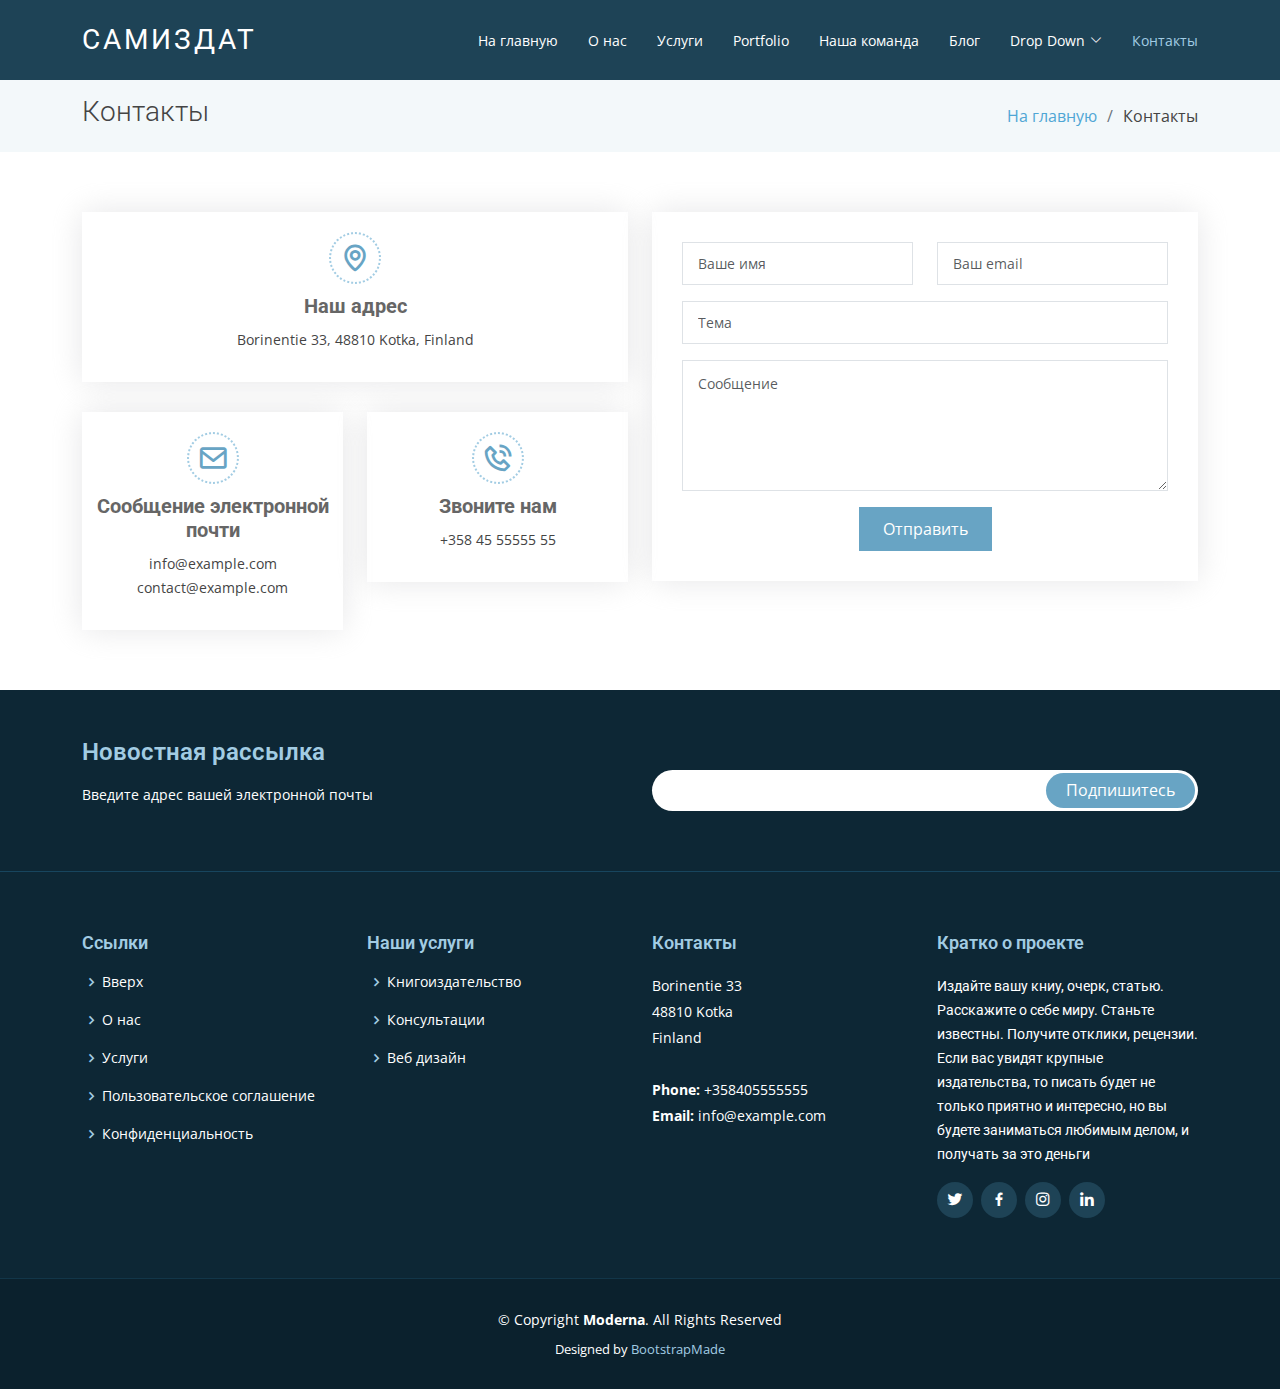
<file: contact.html>
<!DOCTYPE html>
<html lang="en">

<head>
  <meta charset="utf-8">
  <meta content="width=device-width, initial-scale=1.0" name="viewport">

  <title>Contact - Moderna Bootstrap Template</title>
  <meta content="" name="description">
  <meta content="" name="keywords">

  <!-- Favicons -->
  <link href="assets/img/favicon.png" rel="icon">
  <link href="assets/img/apple-touch-icon.png" rel="apple-touch-icon">

  <!-- Google Fonts -->
  <link href="https://fonts.googleapis.com/css?family=Open+Sans:300,300i,400,400i,600,600i,700,700i|Roboto:300,300i,400,400i,500,500i,700,700i&display=swap" rel="stylesheet">

  <!-- Vendor CSS Files -->
  <link href="assets/vendor/animate.css/animate.min.css" rel="stylesheet">
  <link href="assets/vendor/aos/aos.css" rel="stylesheet">
  <link href="assets/vendor/bootstrap/css/bootstrap.min.css" rel="stylesheet">
  <link href="assets/vendor/bootstrap-icons/bootstrap-icons.css" rel="stylesheet">
  <link href="assets/vendor/boxicons/css/boxicons.min.css" rel="stylesheet">
  <link href="assets/vendor/glightbox/css/glightbox.min.css" rel="stylesheet">
  <link href="assets/vendor/swiper/swiper-bundle.min.css" rel="stylesheet">

  <!-- Template Main CSS File -->
  <link href="assets/css/style.css" rel="stylesheet">

  <!-- =======================================================
  * Template Name: Moderna
  * Updated: May 30 2023 with Bootstrap v5.3.0
  * Template URL: https://bootstrapmade.com/free-bootstrap-template-corporate-moderna/
  * Author: BootstrapMade.com
  * License: https://bootstrapmade.com/license/
  ======================================================== -->
</head>

<body>

  <!-- ======= Header ======= -->
  <header id="header" class="fixed-top d-flex align-items-center ">
    <div class="container d-flex justify-content-between align-items-center">

      <div class="logo">
        <h1 class="text-light"><a href="index.html"><span>Самиздат</span></a></h1>
        <!-- Uncomment below if you prefer to use an image logo -->
        <!-- <a href="index.html"><img src="assets/img/logo.png" alt="" class="img-fluid"></a>-->
      </div>

      <nav id="navbar" class="navbar">
        <ul>
          <li><a class="" href="index.html">На главную</a></li>
          <li><a href="about.html">О нас</a></li>
          <li><a href="services.html">Услуги</a></li>
          <li><a href="portfolio.html">Portfolio</a></li>
          <li><a href="team.html">Наша команда</a></li>
          <li><a href="blog.html">Блог</a></li>
          <li class="dropdown"><a href="#"><span>Drop Down</span> <i class="bi bi-chevron-down"></i></a>
            <ul>
              <li><a href="#">Drop Down 1</a></li>
              <li class="dropdown"><a href="#"><span>Deep Drop Down</span> <i class="bi bi-chevron-right"></i></a>
                <ul>
                  <li><a href="#">Deep Drop Down 1</a></li>
                  <li><a href="#">Deep Drop Down 2</a></li>
                  <li><a href="#">Deep Drop Down 3</a></li>
                  <li><a href="#">Deep Drop Down 4</a></li>
                  <li><a href="#">Deep Drop Down 5</a></li>
                </ul>
              </li>
              <li><a href="#">Drop Down 2</a></li>
              <li><a href="#">Drop Down 3</a></li>
              <li><a href="#">Drop Down 4</a></li>
            </ul>
          </li>
          <li><a class="active" href="contact.html">Контакты</a></li>
        </ul>
        <i class="bi bi-list mobile-nav-toggle"></i>
      </nav><!-- .navbar -->

    </div>
  </header><!-- End Header -->

  <main id="main">

    <!-- ======= Contact Section ======= -->
    <section class="breadcrumbs">
      <div class="container">

        <div class="d-flex justify-content-between align-items-center">
          <h2>Контакты</h2>
          <ol>
            <li><a href="index.html">На главную</a></li>
            <li>Контакты</li>
          </ol>
        </div>

      </div>
    </section><!-- End Contact Section -->

    <!-- ======= Contact Section ======= -->
    <section class="contact" data-aos="fade-up" data-aos-easing="ease-in-out" data-aos-duration="500">
      <div class="container">

        <div class="row">

          <div class="col-lg-6">

            <div class="row">
              <div class="col-md-12">
                <div class="info-box">
                  <i class="bx bx-map"></i>
                  <h3>Наш адрес</h3>
                  <p>Borinentie 33, 48810 Kotka, Finland</p>
                </div>
              </div>
              <div class="col-md-6">
                <div class="info-box">
                  <i class="bx bx-envelope"></i>
                  <h3>Сообщение электронной почти</h3>
                  <p>info@example.com<br>contact@example.com</p>
                </div>
              </div>
              <div class="col-md-6">
                <div class="info-box">
                  <i class="bx bx-phone-call"></i>
                  <h3>Звоните нам</h3>
                  <p>+358 45 55555 55</p>
                </div>
              </div>
            </div>

          </div>

          <div class="col-lg-6">
            <form action="forms/contact.php" method="post" role="form" class="php-email-form">
              <div class="row">
                <div class="col-md-6 form-group">
                  <input type="text" name="name" class="form-control" id="name" placeholder="Ваше имя" required>
                </div>
                <div class="col-md-6 form-group mt-3 mt-md-0">
                  <input type="email" class="form-control" name="email" id="email" placeholder="Ваш email" required>
                </div>
              </div>
              <div class="form-group mt-3">
                <input type="text" class="form-control" name="subject" id="subject" placeholder="Тема" required>
              </div>
              <div class="form-group mt-3">
                <textarea class="form-control" name="message" rows="5" placeholder="Сообщение" required></textarea>
              </div>
              <div class="my-3">
                <div class="loading">Loading</div>
                <div class="error-message"></div>
                <div class="sent-message">Your message has been sent. Thank you!</div>
              </div>
              <div class="text-center"><button type="submit">Отправить</button></div>
            </form>
          </div>

        </div>

      </div>

  </main><!-- End #main -->

  <!-- ======= Footer ======= -->
  <footer id="footer" data-aos="fade-up" data-aos-easing="ease-in-out" data-aos-duration="500">

    <div class="footer-newsletter">
      <div class="container">
        <div class="row">
          <div class="col-lg-6">
            <h4>Новостная рассылка</h4>
            <p>Введите адрес вашей электронной почты</p>
          </div>
          <div class="col-lg-6">
            <form action="" method="post">
              <input type="email" name="email"><input type="submit" value="Подпишитесь">
            </form>
          </div>
        </div>
      </div>
    </div>

    <div class="footer-top">
      <div class="container">
        <div class="row">

          <div class="col-lg-3 col-md-6 footer-links">
            <h4>Ссылки</h4>
            <ul>
              <li><i class="bx bx-chevron-right"></i> <a href="#">Вверх</a></li>
              <li><i class="bx bx-chevron-right"></i> <a href="about.html">О нас</a></li>
              <li><i class="bx bx-chevron-right"></i> <a href="services.html">Услуги</a></li>
              <li><i class="bx bx-chevron-right"></i> <a href="#">Пользовательское соглашение</a></li>
              <li><i class="bx bx-chevron-right"></i> <a href="#">Конфиденциальность</a></li>
            </ul>
          </div>

          <div class="col-lg-3 col-md-6 footer-links">
            <h4>Наши услуги</h4>
            <ul>
              <li><i class="bx bx-chevron-right"></i> <a href="#">Книгоиздательство</a></li>
              <li><i class="bx bx-chevron-right"></i> <a href="#">Консультации</a></li>
              <li><i class="bx bx-chevron-right"></i> <a href="#">Веб дизайн</a></li>
            </ul>
          </div>

          <div class="col-lg-3 col-md-6 footer-contact">
            <h4>Контакты</h4>
            <p>
              Borinentie 33 <br>
              48810 Kotka<br>
              Finland <br><br>
              <strong>Phone:</strong> +358405555555<br>
              <strong>Email:</strong> info@example.com<br>
            </p>

          </div>

          <div class="col-lg-3 col-md-6 footer-info">
            <h3>Кратко о проекте</h3>
            <p>Издайте вашу книу, очерк, статью. Расскажите о себе миру. Станьте известны. Получите отклики, рецензии. Если вас увидят крупные издательства, то писать будет не только приятно и интересно, но вы будете заниматься любимым делом, и получать за это деньги</p>
            <div class="social-links mt-3">
              <a href="#" class="twitter"><i class="bx bxl-twitter"></i></a>
              <a href="#" class="facebook"><i class="bx bxl-facebook"></i></a>
              <a href="#" class="instagram"><i class="bx bxl-instagram"></i></a>
              <a href="#" class="linkedin"><i class="bx bxl-linkedin"></i></a>
            </div>
          </div>

        </div>
      </div>
    </div>

    <div class="container">
      <div class="copyright">
        &copy; Copyright <strong><span>Moderna</span></strong>. All Rights Reserved
      </div>
      <div class="credits">
        <!-- All the links in the footer should remain intact. -->
        <!-- You can delete the links only if you purchased the pro version. -->
        <!-- Licensing information: https://bootstrapmade.com/license/ -->
        <!-- Purchase the pro version with working PHP/AJAX contact form: https://bootstrapmade.com/free-bootstrap-template-corporate-moderna/ -->
        Designed by <a href="https://bootstrapmade.com/">BootstrapMade</a>
      </div>
    </div>
  </footer><!-- End Footer -->

  <a href="#" class="back-to-top d-flex align-items-center justify-content-center"><i class="bi bi-arrow-up-short"></i></a>

  <!-- Vendor JS Files -->
  <script src="assets/vendor/purecounter/purecounter_vanilla.js"></script>
  <script src="assets/vendor/aos/aos.js"></script>
  <script src="assets/vendor/bootstrap/js/bootstrap.bundle.min.js"></script>
  <script src="assets/vendor/glightbox/js/glightbox.min.js"></script>
  <script src="assets/vendor/isotope-layout/isotope.pkgd.min.js"></script>
  <script src="assets/vendor/swiper/swiper-bundle.min.js"></script>
  <script src="assets/vendor/waypoints/noframework.waypoints.js"></script>
  <script src="assets/vendor/php-email-form/validate.js"></script>

  <!-- Template Main JS File -->
  <script src="assets/js/main.js"></script>

</body>

</html>
</file>
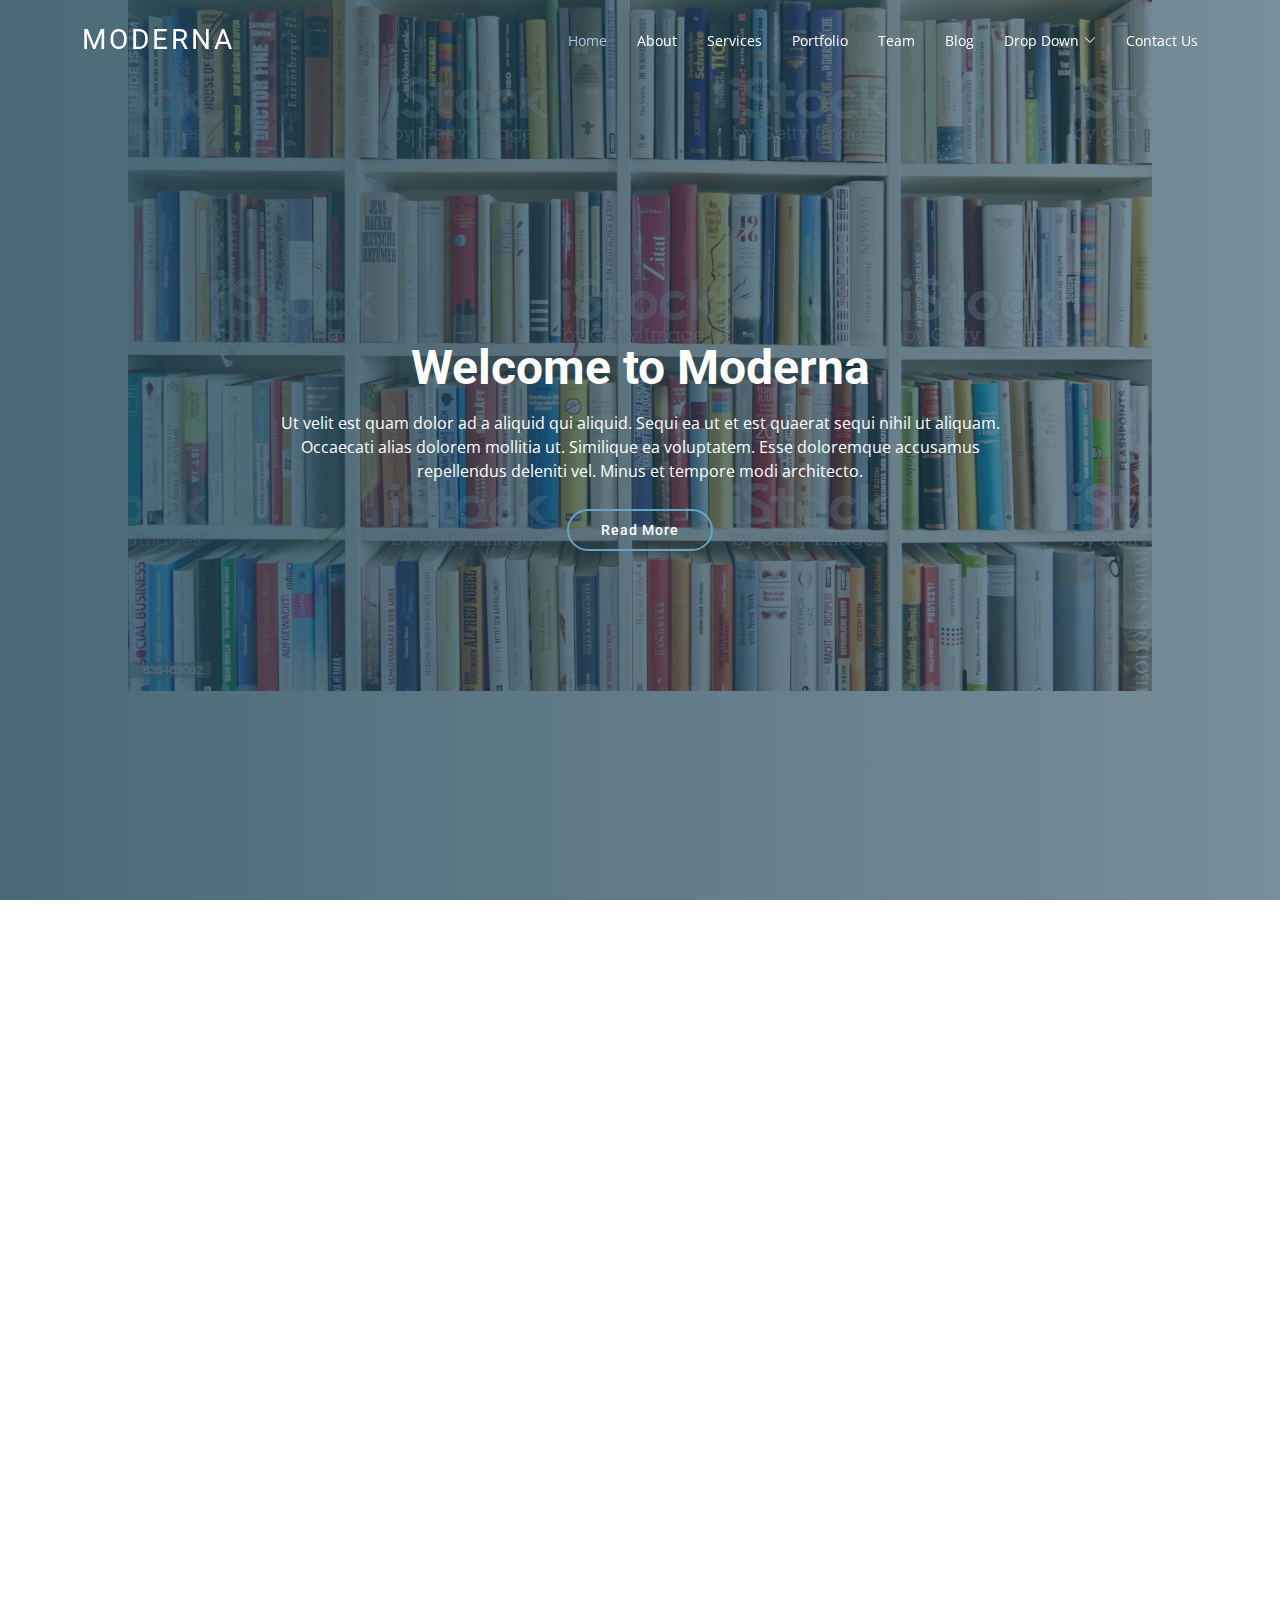
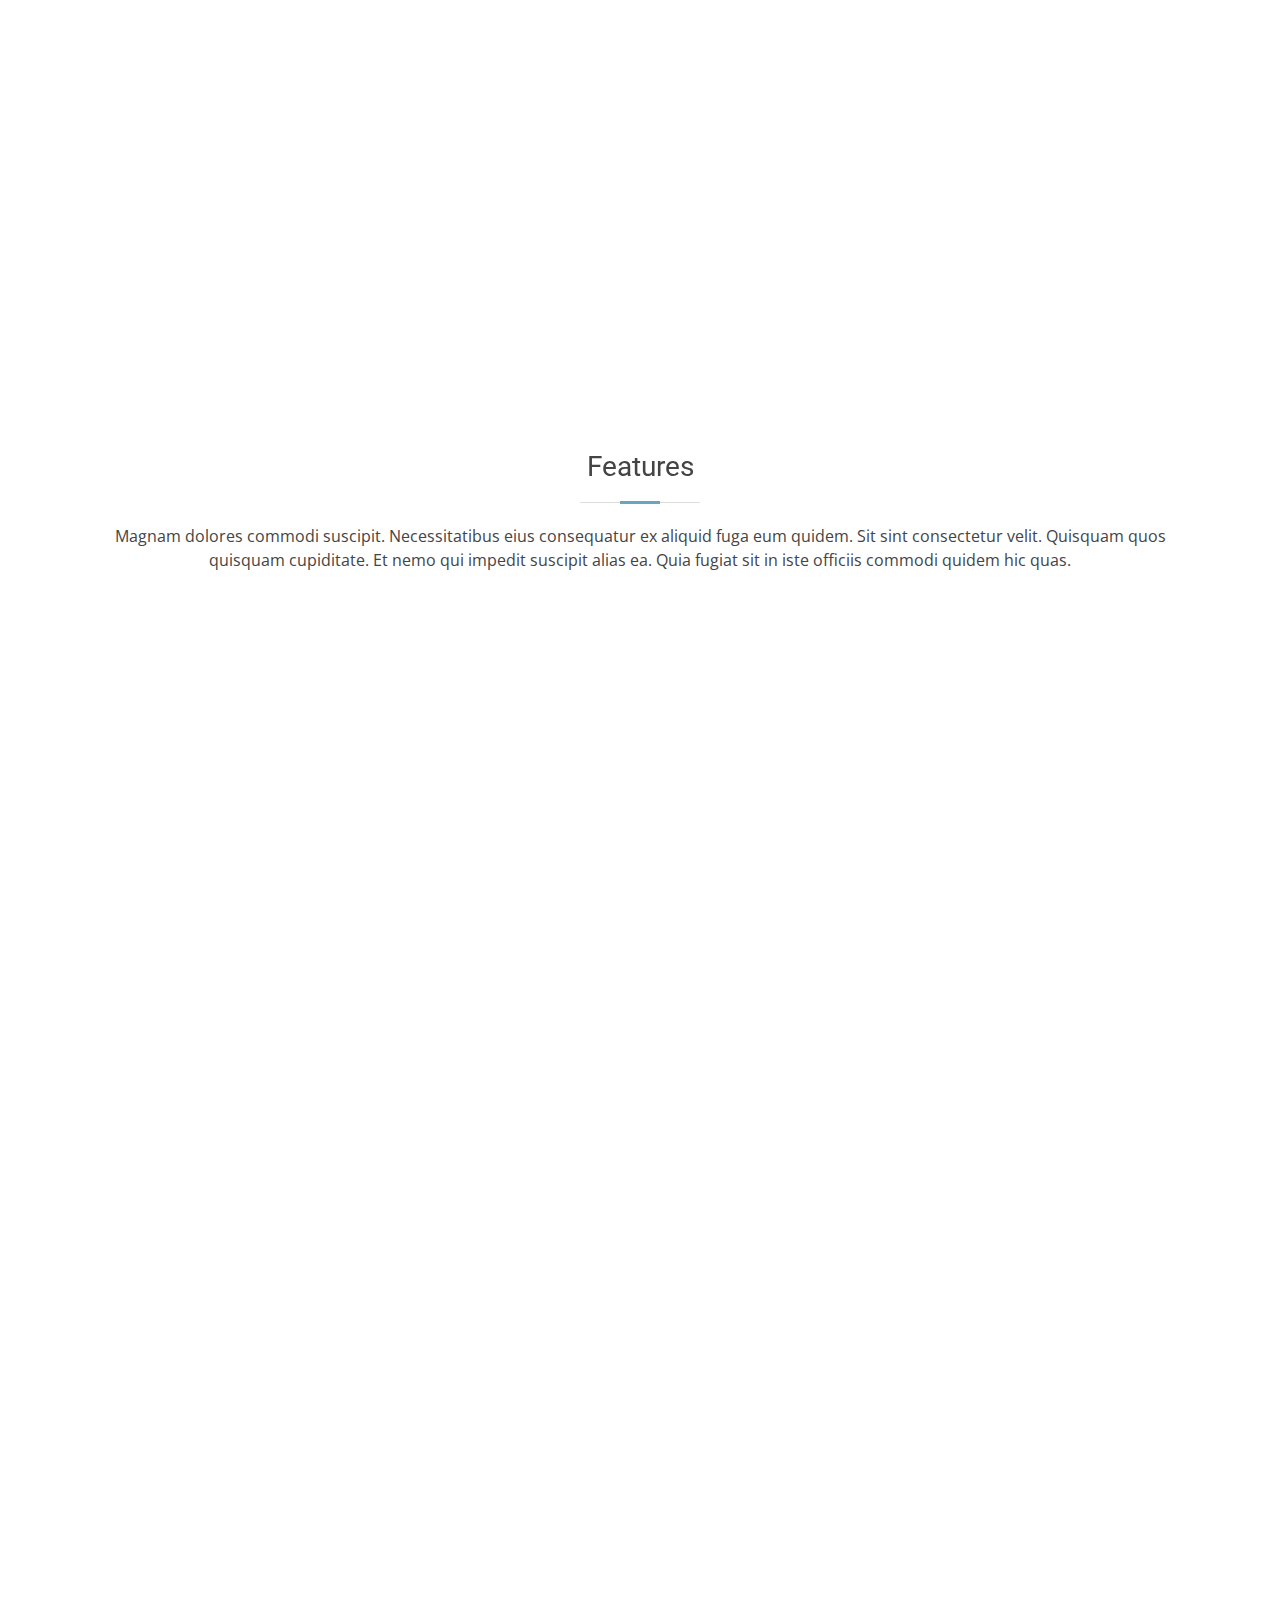
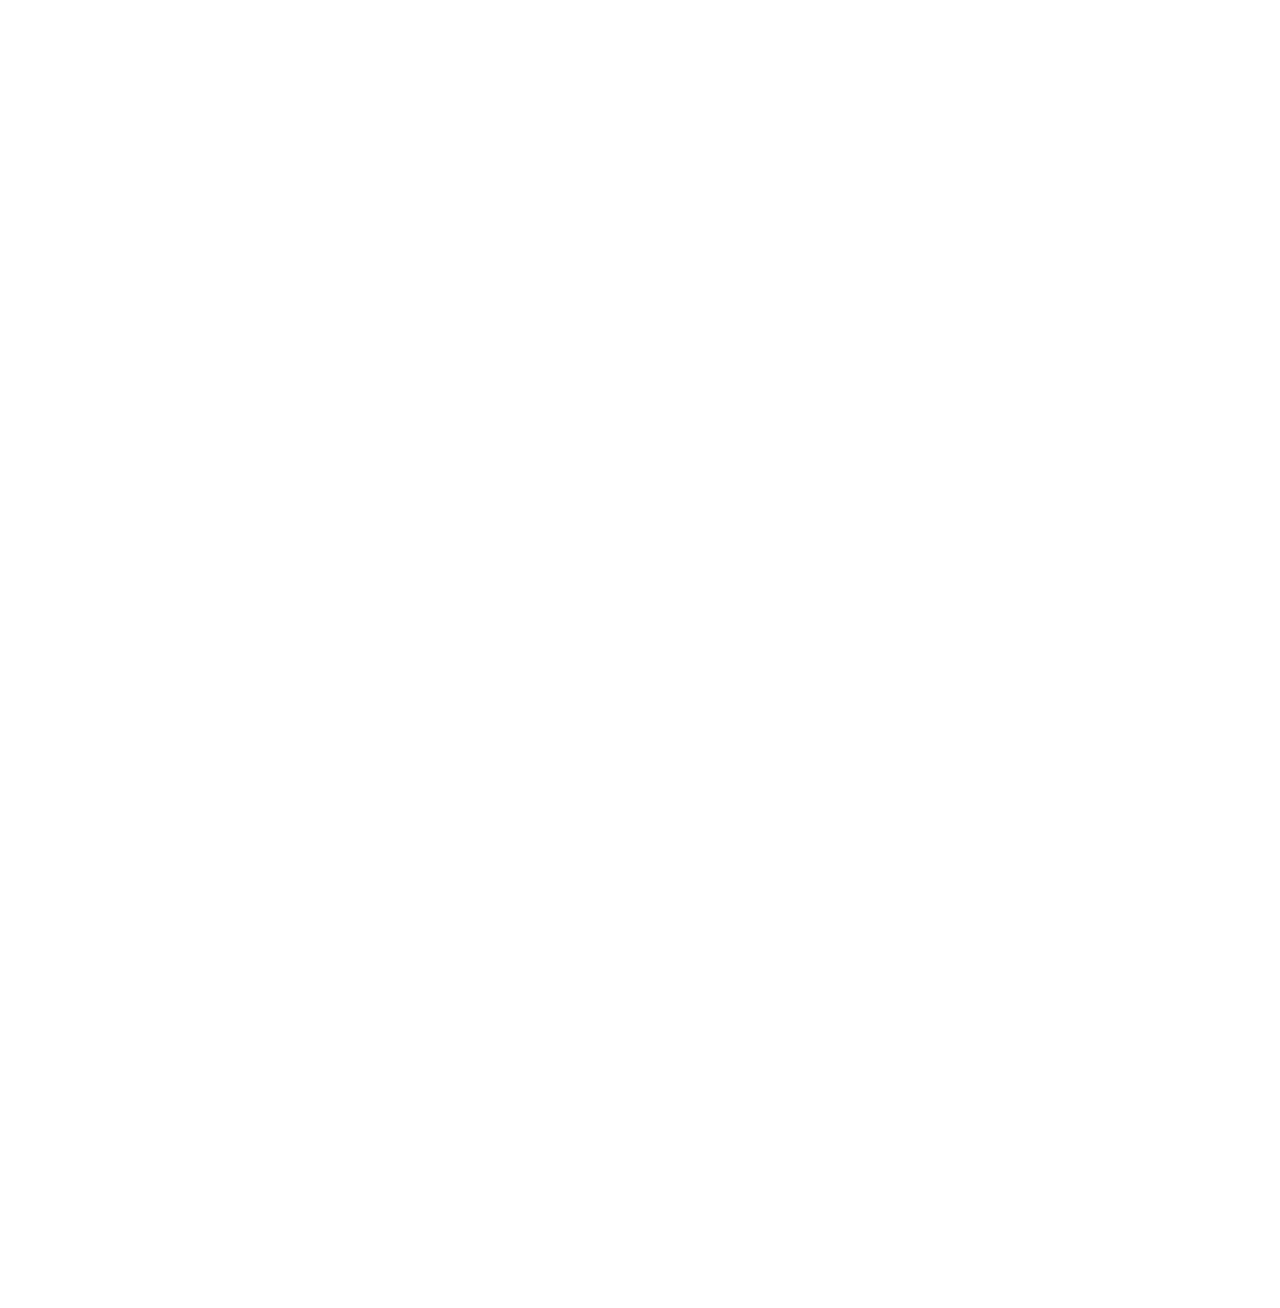
<file: index-2.html>
<!DOCTYPE html>
<html lang="en">

<head>
  <meta charset="utf-8">
  <meta content="width=device-width, initial-scale=1.0" name="viewport">

  <title>Moderna Bootstrap Template - Index 2 without slider</title>
  <meta content="" name="description">
  <meta content="" name="keywords">

  <!-- Favicons -->
  <link href="assets/img/favicon.png" rel="icon">
  <link href="assets/img/apple-touch-icon.png" rel="apple-touch-icon">

  <!-- Google Fonts -->
  <link href="https://fonts.googleapis.com/css?family=Open+Sans:300,300i,400,400i,600,600i,700,700i|Roboto:300,300i,400,400i,500,500i,700,700i&display=swap" rel="stylesheet">

  <!-- Vendor CSS Files -->
  <link href="assets/vendor/animate.css/animate.min.css" rel="stylesheet">
  <link href="assets/vendor/aos/aos.css" rel="stylesheet">
  <link href="assets/vendor/bootstrap/css/bootstrap.min.css" rel="stylesheet">
  <link href="assets/vendor/bootstrap-icons/bootstrap-icons.css" rel="stylesheet">
  <link href="assets/vendor/boxicons/css/boxicons.min.css" rel="stylesheet">
  <link href="assets/vendor/glightbox/css/glightbox.min.css" rel="stylesheet">
  <link href="assets/vendor/swiper/swiper-bundle.min.css" rel="stylesheet">

  <!-- Template Main CSS File -->
  <link href="assets/css/style.css" rel="stylesheet">

  <!-- =======================================================
  * Template Name: Moderna
  * Updated: May 30 2023 with Bootstrap v5.3.0
  * Template URL: https://bootstrapmade.com/free-bootstrap-template-corporate-moderna/
  * Author: BootstrapMade.com
  * License: https://bootstrapmade.com/license/
  ======================================================== -->
</head>

<body>

  <!-- ======= Header ======= -->
  <header id="header" class="fixed-top d-flex align-items-center header-transparent">
    <div class="container d-flex justify-content-between align-items-center">

      <div class="logo">
        <h1 class="text-light"><a href="index.html"><span>Moderna</span></a></h1>
        <!-- Uncomment below if you prefer to use an image logo -->
        <!-- <a href="index.html"><img src="assets/img/logo.png" alt="" class="img-fluid"></a>-->
      </div>

      <nav id="navbar" class="navbar">
        <ul>
          <li><a class="active " href="index.html">Home</a></li>
          <li><a href="about.html">About</a></li>
          <li><a href="services.html">Services</a></li>
          <li><a href="portfolio.html">Portfolio</a></li>
          <li><a href="team.html">Team</a></li>
          <li><a href="blog.html">Blog</a></li>
          <li class="dropdown"><a href="#"><span>Drop Down</span> <i class="bi bi-chevron-down"></i></a>
            <ul>
              <li><a href="#">Drop Down 1</a></li>
              <li class="dropdown"><a href="#"><span>Deep Drop Down</span> <i class="bi bi-chevron-right"></i></a>
                <ul>
                  <li><a href="#">Deep Drop Down 1</a></li>
                  <li><a href="#">Deep Drop Down 2</a></li>
                  <li><a href="#">Deep Drop Down 3</a></li>
                  <li><a href="#">Deep Drop Down 4</a></li>
                  <li><a href="#">Deep Drop Down 5</a></li>
                </ul>
              </li>
              <li><a href="#">Drop Down 2</a></li>
              <li><a href="#">Drop Down 3</a></li>
              <li><a href="#">Drop Down 4</a></li>
            </ul>
          </li>
          <li><a href="contact.html">Contact Us</a></li>
        </ul>
        <i class="bi bi-list mobile-nav-toggle"></i>
      </nav><!-- .navbar -->

    </div>
  </header><!-- End Header -->

  <!-- ======= Hero No Slider Section ======= -->
  <section id="hero-no-slider" class="d-flex justify-cntent-center align-items-center">
    <div class="container position-relative" data-aos="fade-up" data-aos-delay="100">
      <div class="row justify-content-center">
        <div class="col-xl-8">
          <h2>Welcome to Moderna</h2>
          <p>Ut velit est quam dolor ad a aliquid qui aliquid. Sequi ea ut et est quaerat sequi nihil ut aliquam. Occaecati alias dolorem mollitia ut. Similique ea voluptatem. Esse doloremque accusamus repellendus deleniti vel. Minus et tempore modi architecto.</p>
          <a href="" class="btn-get-started ">Read More</a>
        </div>
      </div>
    </div>
  </section><!-- End Hero No Slider Sectio -->

  <main id="main">

    <!-- ======= Services Section ======= -->
    <section class="services">
      <div class="container">

        <div class="row">
          <div class="col-md-6 col-lg-3 d-flex align-items-stretch" data-aos="fade-up">
            <div class="icon-box icon-box-pink">
              <div class="icon"><i class="bx bxl-dribbble"></i></div>
              <h4 class="title"><a href="">Lorem Ipsum</a></h4>
              <p class="description">Voluptatum deleniti atque corrupti quos dolores et quas molestias excepturi sint occaecati cupiditate non provident</p>
            </div>
          </div>

          <div class="col-md-6 col-lg-3 d-flex align-items-stretch" data-aos="fade-up" data-aos-delay="100">
            <div class="icon-box icon-box-cyan">
              <div class="icon"><i class="bx bx-file"></i></div>
              <h4 class="title"><a href="">Sed ut perspiciatis</a></h4>
              <p class="description">Duis aute irure dolor in reprehenderit in voluptate velit esse cillum dolore eu fugiat nulla pariatur</p>
            </div>
          </div>

          <div class="col-md-6 col-lg-3 d-flex align-items-stretch" data-aos="fade-up" data-aos-delay="200">
            <div class="icon-box icon-box-green">
              <div class="icon"><i class="bx bx-tachometer"></i></div>
              <h4 class="title"><a href="">Magni Dolores</a></h4>
              <p class="description">Excepteur sint occaecat cupidatat non proident, sunt in culpa qui officia deserunt mollit anim id est laborum</p>
            </div>
          </div>

          <div class="col-md-6 col-lg-3 d-flex align-items-stretch" data-aos="fade-up" data-aos-delay="200">
            <div class="icon-box icon-box-blue">
              <div class="icon"><i class="bx bx-world"></i></div>
              <h4 class="title"><a href="">Nemo Enim</a></h4>
              <p class="description">At vero eos et accusamus et iusto odio dignissimos ducimus qui blanditiis praesentium voluptatum deleniti atque</p>
            </div>
          </div>

        </div>

      </div>
    </section><!-- End Services Section -->

    <!-- ======= Why Us Section ======= -->
    <section class="why-us section-bg" data-aos="fade-up" date-aos-delay="200">
      <div class="container">

        <div class="row">
          <div class="col-lg-6 video-box">
            <img src="assets/img/why-us.jpg" class="img-fluid" alt="">
            <a href="https://www.youtube.com/watch?v=jDDaplaOz7Q" class="venobox play-btn mb-4" data-vbtype="video" data-autoplay="true"></a>
          </div>

          <div class="col-lg-6 d-flex flex-column justify-content-center p-5">

            <div class="icon-box">
              <div class="icon"><i class="bx bx-fingerprint"></i></div>
              <h4 class="title"><a href="">Lorem Ipsum</a></h4>
              <p class="description">Voluptatum deleniti atque corrupti quos dolores et quas molestias excepturi sint occaecati cupiditate non provident</p>
            </div>

            <div class="icon-box">
              <div class="icon"><i class="bx bx-gift"></i></div>
              <h4 class="title"><a href="">Nemo Enim</a></h4>
              <p class="description">At vero eos et accusamus et iusto odio dignissimos ducimus qui blanditiis praesentium voluptatum deleniti atque</p>
            </div>

          </div>
        </div>

      </div>
    </section><!-- End Why Us Section -->

    <!-- ======= Features Section ======= -->
    <section class="features">
      <div class="container">

        <div class="section-title">
          <h2>Features</h2>
          <p>Magnam dolores commodi suscipit. Necessitatibus eius consequatur ex aliquid fuga eum quidem. Sit sint consectetur velit. Quisquam quos quisquam cupiditate. Et nemo qui impedit suscipit alias ea. Quia fugiat sit in iste officiis commodi quidem hic quas.</p>
        </div>

        <div class="row" data-aos="fade-up">
          <div class="col-md-5">
            <img src="assets/img/features-1.svg" class="img-fluid" alt="">
          </div>
          <div class="col-md-7 pt-4">
            <h3>Voluptatem dignissimos provident quasi corporis voluptates sit assumenda.</h3>
            <p class="fst-italic">
              Lorem ipsum dolor sit amet, consectetur adipiscing elit, sed do eiusmod tempor incididunt ut labore et dolore
              magna aliqua.
            </p>
            <ul>
              <li><i class="bi bi-check"></i> Ullamco laboris nisi ut aliquip ex ea commodo consequat.</li>
              <li><i class="bi bi-check"></i> Duis aute irure dolor in reprehenderit in voluptate velit.</li>
            </ul>
          </div>
        </div>

        <div class="row" data-aos="fade-up">
          <div class="col-md-5 order-1 order-md-2">
            <img src="assets/img/features-2.svg" class="img-fluid" alt="">
          </div>
          <div class="col-md-7 pt-5 order-2 order-md-1">
            <h3>Corporis temporibus maiores provident</h3>
            <p class="fst-italic">
              Lorem ipsum dolor sit amet, consectetur adipiscing elit, sed do eiusmod tempor incididunt ut labore et dolore
              magna aliqua.
            </p>
            <p>
              Ullamco laboris nisi ut aliquip ex ea commodo consequat. Duis aute irure dolor in reprehenderit in voluptate
              velit esse cillum dolore eu fugiat nulla pariatur. Excepteur sint occaecat cupidatat non proident, sunt in
              culpa qui officia deserunt mollit anim id est laborum
            </p>
          </div>
        </div>

        <div class="row" data-aos="fade-up">
          <div class="col-md-5">
            <img src="assets/img/features-3.svg" class="img-fluid" alt="">
          </div>
          <div class="col-md-7 pt-5">
            <h3>Sunt consequatur ad ut est nulla consectetur reiciendis animi voluptas</h3>
            <p>Cupiditate placeat cupiditate placeat est ipsam culpa. Delectus quia minima quod. Sunt saepe odit aut quia voluptatem hic voluptas dolor doloremque.</p>
            <ul>
              <li><i class="bi bi-check"></i> Ullamco laboris nisi ut aliquip ex ea commodo consequat.</li>
              <li><i class="bi bi-check"></i> Duis aute irure dolor in reprehenderit in voluptate velit.</li>
              <li><i class="bi bi-check"></i> Facilis ut et voluptatem aperiam. Autem soluta ad fugiat.</li>
            </ul>
          </div>
        </div>

        <div class="row" data-aos="fade-up">
          <div class="col-md-5 order-1 order-md-2">
            <img src="assets/img/features-4.svg" class="img-fluid" alt="">
          </div>
          <div class="col-md-7 pt-5 order-2 order-md-1">
            <h3>Quas et necessitatibus eaque impedit ipsum animi consequatur incidunt in</h3>
            <p class="fst-italic">
              Lorem ipsum dolor sit amet, consectetur adipiscing elit, sed do eiusmod tempor incididunt ut labore et dolore
              magna aliqua.
            </p>
            <p>
              Ullamco laboris nisi ut aliquip ex ea commodo consequat. Duis aute irure dolor in reprehenderit in voluptate
              velit esse cillum dolore eu fugiat nulla pariatur. Excepteur sint occaecat cupidatat non proident, sunt in
              culpa qui officia deserunt mollit anim id est laborum
            </p>
          </div>
        </div>

      </div>
    </section><!-- End Features Section -->

  </main><!-- End #main -->

  <!-- ======= Footer ======= -->
  <footer id="footer" data-aos="fade-up" data-aos-easing="ease-in-out" data-aos-duration="500">

    <div class="footer-newsletter">
      <div class="container">
        <div class="row">
          <div class="col-lg-6">
            <h4>Our Newsletter</h4>
            <p>Tamen quem nulla quae legam multos aute sint culpa legam noster magna</p>
          </div>
          <div class="col-lg-6">
            <form action="" method="post">
              <input type="email" name="email"><input type="submit" value="Subscribe">
            </form>
          </div>
        </div>
      </div>
    </div>

    <div class="footer-top">
      <div class="container">
        <div class="row">

          <div class="col-lg-3 col-md-6 footer-links">
            <h4>Useful Links</h4>
            <ul>
              <li><i class="bx bx-chevron-right"></i> <a href="#">Home</a></li>
              <li><i class="bx bx-chevron-right"></i> <a href="#">About us</a></li>
              <li><i class="bx bx-chevron-right"></i> <a href="#">Services</a></li>
              <li><i class="bx bx-chevron-right"></i> <a href="#">Terms of service</a></li>
              <li><i class="bx bx-chevron-right"></i> <a href="#">Privacy policy</a></li>
            </ul>
          </div>

          <div class="col-lg-3 col-md-6 footer-links">
            <h4>Our Services</h4>
            <ul>
              <li><i class="bx bx-chevron-right"></i> <a href="#">Web Design</a></li>
              <li><i class="bx bx-chevron-right"></i> <a href="#">Web Development</a></li>
              <li><i class="bx bx-chevron-right"></i> <a href="#">Product Management</a></li>
              <li><i class="bx bx-chevron-right"></i> <a href="#">Marketing</a></li>
              <li><i class="bx bx-chevron-right"></i> <a href="#">Graphic Design</a></li>
            </ul>
          </div>

          <div class="col-lg-3 col-md-6 footer-contact">
            <h4>Contact Us</h4>
            <p>
              A108 Adam Street <br>
              New York, NY 535022<br>
              United States <br><br>
              <strong>Phone:</strong> +1 5589 55488 55<br>
              <strong>Email:</strong> info@example.com<br>
            </p>

          </div>

          <div class="col-lg-3 col-md-6 footer-info">
            <h3>About Moderna</h3>
            <p>Cras fermentum odio eu feugiat lide par naso tierra. Justo eget nada terra videa magna derita valies darta donna mare fermentum iaculis eu non diam phasellus.</p>
            <div class="social-links mt-3">
              <a href="#" class="twitter"><i class="bx bxl-twitter"></i></a>
              <a href="#" class="facebook"><i class="bx bxl-facebook"></i></a>
              <a href="#" class="instagram"><i class="bx bxl-instagram"></i></a>
              <a href="#" class="linkedin"><i class="bx bxl-linkedin"></i></a>
            </div>
          </div>

        </div>
      </div>
    </div>

    <div class="container">
      <div class="copyright">
        &copy; Copyright <strong><span>Moderna</span></strong>. All Rights Reserved
      </div>
      <div class="credits">
        <!-- All the links in the footer should remain intact. -->
        <!-- You can delete the links only if you purchased the pro version. -->
        <!-- Licensing information: https://bootstrapmade.com/license/ -->
        <!-- Purchase the pro version with working PHP/AJAX contact form: https://bootstrapmade.com/free-bootstrap-template-corporate-moderna/ -->
        Designed by <a href="https://bootstrapmade.com/">BootstrapMade</a>
      </div>
    </div>
  </footer><!-- End Footer -->

  <a href="#" class="back-to-top d-flex align-items-center justify-content-center"><i class="bi bi-arrow-up-short"></i></a>

  <!-- Vendor JS Files -->
  <script src="assets/vendor/purecounter/purecounter_vanilla.js"></script>
  <script src="assets/vendor/aos/aos.js"></script>
  <script src="assets/vendor/bootstrap/js/bootstrap.bundle.min.js"></script>
  <script src="assets/vendor/glightbox/js/glightbox.min.js"></script>
  <script src="assets/vendor/isotope-layout/isotope.pkgd.min.js"></script>
  <script src="assets/vendor/swiper/swiper-bundle.min.js"></script>
  <script src="assets/vendor/waypoints/noframework.waypoints.js"></script>
  <script src="assets/vendor/php-email-form/validate.js"></script>

  <!-- Template Main JS File -->
  <script src="assets/js/main.js"></script>

</body>

</html>
</file>
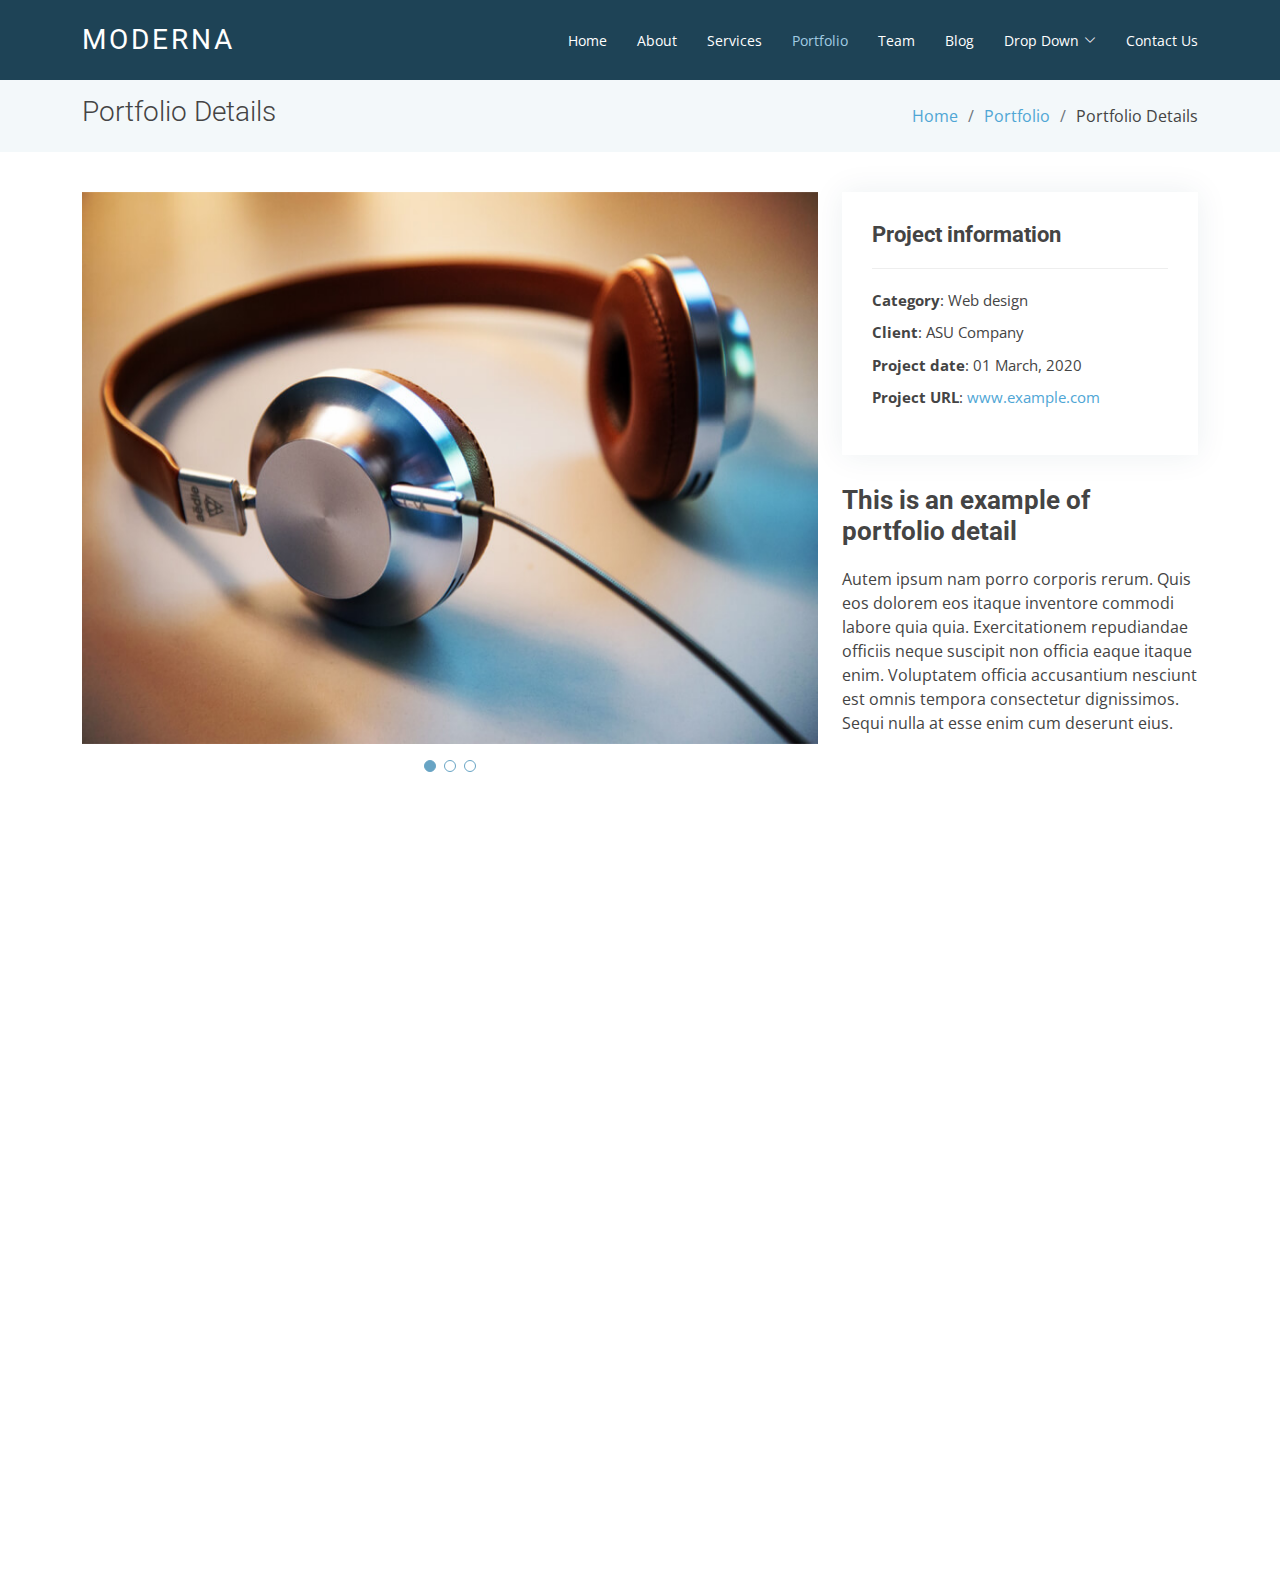
<file: portfolio-details.html>
<!DOCTYPE html>
<html lang="en">

<head>
  <meta charset="utf-8">
  <meta content="width=device-width, initial-scale=1.0" name="viewport">

  <title>Portfolio Details - Moderna Bootstrap Template</title>
  <meta content="" name="description">
  <meta content="" name="keywords">

  <!-- Favicons -->
  <link href="assets/img/favicon.png" rel="icon">
  <link href="assets/img/apple-touch-icon.png" rel="apple-touch-icon">

  <!-- Google Fonts -->
  <link href="https://fonts.googleapis.com/css?family=Open+Sans:300,300i,400,400i,600,600i,700,700i|Roboto:300,300i,400,400i,500,500i,700,700i&display=swap" rel="stylesheet">

  <!-- Vendor CSS Files -->
  <link href="assets/vendor/animate.css/animate.min.css" rel="stylesheet">
  <link href="assets/vendor/aos/aos.css" rel="stylesheet">
  <link href="assets/vendor/bootstrap/css/bootstrap.min.css" rel="stylesheet">
  <link href="assets/vendor/bootstrap-icons/bootstrap-icons.css" rel="stylesheet">
  <link href="assets/vendor/boxicons/css/boxicons.min.css" rel="stylesheet">
  <link href="assets/vendor/glightbox/css/glightbox.min.css" rel="stylesheet">
  <link href="assets/vendor/swiper/swiper-bundle.min.css" rel="stylesheet">

  <!-- Template Main CSS File -->
  <link href="assets/css/style.css" rel="stylesheet">

  <!-- =======================================================
  * Template Name: Moderna
  * Updated: May 30 2023 with Bootstrap v5.3.0
  * Template URL: https://bootstrapmade.com/free-bootstrap-template-corporate-moderna/
  * Author: BootstrapMade.com
  * License: https://bootstrapmade.com/license/
  ======================================================== -->
</head>

<body>

  <!-- ======= Header ======= -->
  <header id="header" class="fixed-top d-flex align-items-center ">
    <div class="container d-flex justify-content-between align-items-center">

      <div class="logo">
        <h1 class="text-light"><a href="index.html"><span>Moderna</span></a></h1>
        <!-- Uncomment below if you prefer to use an image logo -->
        <!-- <a href="index.html"><img src="assets/img/logo.png" alt="" class="img-fluid"></a>-->
      </div>

      <nav id="navbar" class="navbar">
        <ul>
          <li><a class="" href="index.html">Home</a></li>
          <li><a href="about.html">About</a></li>
          <li><a href="services.html">Services</a></li>
          <li><a class="active" href="portfolio.html">Portfolio</a></li>
          <li><a href="team.html">Team</a></li>
          <li><a href="blog.html">Blog</a></li>
          <li class="dropdown"><a href="#"><span>Drop Down</span> <i class="bi bi-chevron-down"></i></a>
            <ul>
              <li><a href="#">Drop Down 1</a></li>
              <li class="dropdown"><a href="#"><span>Deep Drop Down</span> <i class="bi bi-chevron-right"></i></a>
                <ul>
                  <li><a href="#">Deep Drop Down 1</a></li>
                  <li><a href="#">Deep Drop Down 2</a></li>
                  <li><a href="#">Deep Drop Down 3</a></li>
                  <li><a href="#">Deep Drop Down 4</a></li>
                  <li><a href="#">Deep Drop Down 5</a></li>
                </ul>
              </li>
              <li><a href="#">Drop Down 2</a></li>
              <li><a href="#">Drop Down 3</a></li>
              <li><a href="#">Drop Down 4</a></li>
            </ul>
          </li>
          <li><a href="contact.html">Contact Us</a></li>
        </ul>
        <i class="bi bi-list mobile-nav-toggle"></i>
      </nav><!-- .navbar -->

    </div>
  </header><!-- End Header -->

  <main id="main">

    <!-- ======= Our Portfolio Section ======= -->
    <section class="breadcrumbs">
      <div class="container">

        <div class="d-flex justify-content-between align-items-center">
          <h2>Portfolio Details</h2>
          <ol>
            <li><a href="index.html">Home</a></li>
            <li><a href="portfolio.html">Portfolio</a></li>
            <li>Portfolio Details</li>
          </ol>
        </div>

      </div>
    </section><!-- End Our Portfolio Section -->

    <!-- ======= Portfolio Details Section ======= -->
    <section id="portfolio-details" class="portfolio-details">
      <div class="container">

        <div class="row gy-4">

          <div class="col-lg-8">
            <div class="portfolio-details-slider swiper">
              <div class="swiper-wrapper align-items-center">

                <div class="swiper-slide">
                  <img src="assets/img/portfolio/portfolio-1.jpg" alt="">
                </div>

                <div class="swiper-slide">
                  <img src="assets/img/portfolio/portfolio-2.jpg" alt="">
                </div>

                <div class="swiper-slide">
                  <img src="assets/img/portfolio/portfolio-3.jpg" alt="">
                </div>

              </div>
              <div class="swiper-pagination"></div>
            </div>
          </div>

          <div class="col-lg-4">
            <div class="portfolio-info">
              <h3>Project information</h3>
              <ul>
                <li><strong>Category</strong>: Web design</li>
                <li><strong>Client</strong>: ASU Company</li>
                <li><strong>Project date</strong>: 01 March, 2020</li>
                <li><strong>Project URL</strong>: <a href="#">www.example.com</a></li>
              </ul>
            </div>
            <div class="portfolio-description">
              <h2>This is an example of portfolio detail</h2>
              <p>
                Autem ipsum nam porro corporis rerum. Quis eos dolorem eos itaque inventore commodi labore quia quia. Exercitationem repudiandae officiis neque suscipit non officia eaque itaque enim. Voluptatem officia accusantium nesciunt est omnis tempora consectetur dignissimos. Sequi nulla at esse enim cum deserunt eius.
              </p>
            </div>
          </div>

        </div>

      </div>
    </section><!-- End Portfolio Details Section -->

  </main><!-- End #main -->

  <!-- ======= Footer ======= -->
  <footer id="footer" data-aos="fade-up" data-aos-easing="ease-in-out" data-aos-duration="500">

    <div class="footer-newsletter">
      <div class="container">
        <div class="row">
          <div class="col-lg-6">
            <h4>Our Newsletter</h4>
            <p>Tamen quem nulla quae legam multos aute sint culpa legam noster magna</p>
          </div>
          <div class="col-lg-6">
            <form action="" method="post">
              <input type="email" name="email"><input type="submit" value="Subscribe">
            </form>
          </div>
        </div>
      </div>
    </div>

    <div class="footer-top">
      <div class="container">
        <div class="row">

          <div class="col-lg-3 col-md-6 footer-links">
            <h4>Useful Links</h4>
            <ul>
              <li><i class="bx bx-chevron-right"></i> <a href="#">Home</a></li>
              <li><i class="bx bx-chevron-right"></i> <a href="#">About us</a></li>
              <li><i class="bx bx-chevron-right"></i> <a href="#">Services</a></li>
              <li><i class="bx bx-chevron-right"></i> <a href="#">Terms of service</a></li>
              <li><i class="bx bx-chevron-right"></i> <a href="#">Privacy policy</a></li>
            </ul>
          </div>

          <div class="col-lg-3 col-md-6 footer-links">
            <h4>Our Services</h4>
            <ul>
              <li><i class="bx bx-chevron-right"></i> <a href="#">Web Design</a></li>
              <li><i class="bx bx-chevron-right"></i> <a href="#">Web Development</a></li>
              <li><i class="bx bx-chevron-right"></i> <a href="#">Product Management</a></li>
              <li><i class="bx bx-chevron-right"></i> <a href="#">Marketing</a></li>
              <li><i class="bx bx-chevron-right"></i> <a href="#">Graphic Design</a></li>
            </ul>
          </div>

          <div class="col-lg-3 col-md-6 footer-contact">
            <h4>Contact Us</h4>
            <p>
              A108 Adam Street <br>
              New York, NY 535022<br>
              United States <br><br>
              <strong>Phone:</strong> +1 5589 55488 55<br>
              <strong>Email:</strong> info@example.com<br>
            </p>

          </div>

          <div class="col-lg-3 col-md-6 footer-info">
            <h3>About Moderna</h3>
            <p>Cras fermentum odio eu feugiat lide par naso tierra. Justo eget nada terra videa magna derita valies darta donna mare fermentum iaculis eu non diam phasellus.</p>
            <div class="social-links mt-3">
              <a href="#" class="twitter"><i class="bx bxl-twitter"></i></a>
              <a href="#" class="facebook"><i class="bx bxl-facebook"></i></a>
              <a href="#" class="instagram"><i class="bx bxl-instagram"></i></a>
              <a href="#" class="linkedin"><i class="bx bxl-linkedin"></i></a>
            </div>
          </div>

        </div>
      </div>
    </div>

    <div class="container">
      <div class="copyright">
        &copy; Copyright <strong><span>Moderna</span></strong>. All Rights Reserved
      </div>
      <div class="credits">
        <!-- All the links in the footer should remain intact. -->
        <!-- You can delete the links only if you purchased the pro version. -->
        <!-- Licensing information: https://bootstrapmade.com/license/ -->
        <!-- Purchase the pro version with working PHP/AJAX contact form: https://bootstrapmade.com/free-bootstrap-template-corporate-moderna/ -->
        Designed by <a href="https://bootstrapmade.com/">BootstrapMade</a>
      </div>
    </div>
  </footer><!-- End Footer -->

  <a href="#" class="back-to-top d-flex align-items-center justify-content-center"><i class="bi bi-arrow-up-short"></i></a>

  <!-- Vendor JS Files -->
  <script src="assets/vendor/purecounter/purecounter_vanilla.js"></script>
  <script src="assets/vendor/aos/aos.js"></script>
  <script src="assets/vendor/bootstrap/js/bootstrap.bundle.min.js"></script>
  <script src="assets/vendor/glightbox/js/glightbox.min.js"></script>
  <script src="assets/vendor/isotope-layout/isotope.pkgd.min.js"></script>
  <script src="assets/vendor/swiper/swiper-bundle.min.js"></script>
  <script src="assets/vendor/waypoints/noframework.waypoints.js"></script>
  <script src="assets/vendor/php-email-form/validate.js"></script>

  <!-- Template Main JS File -->
  <script src="assets/js/main.js"></script>

</body>

</html>
</file>
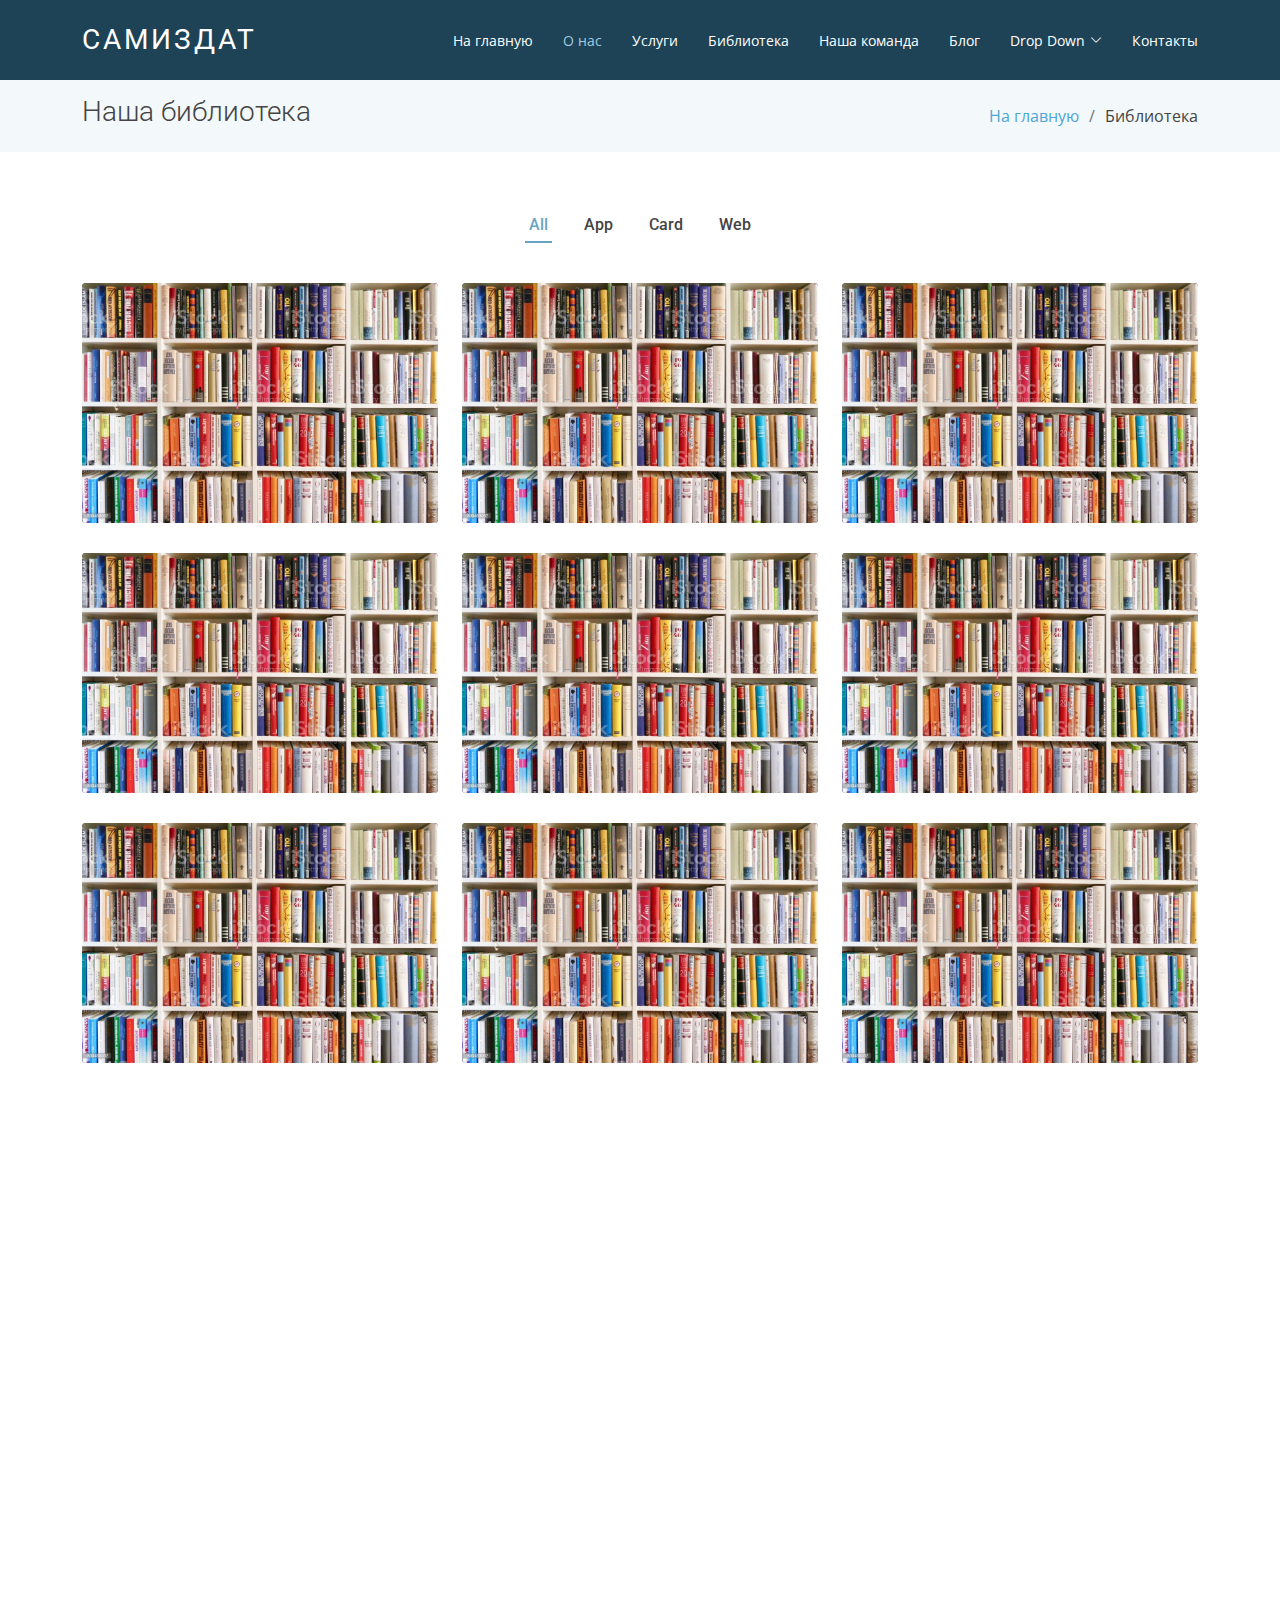
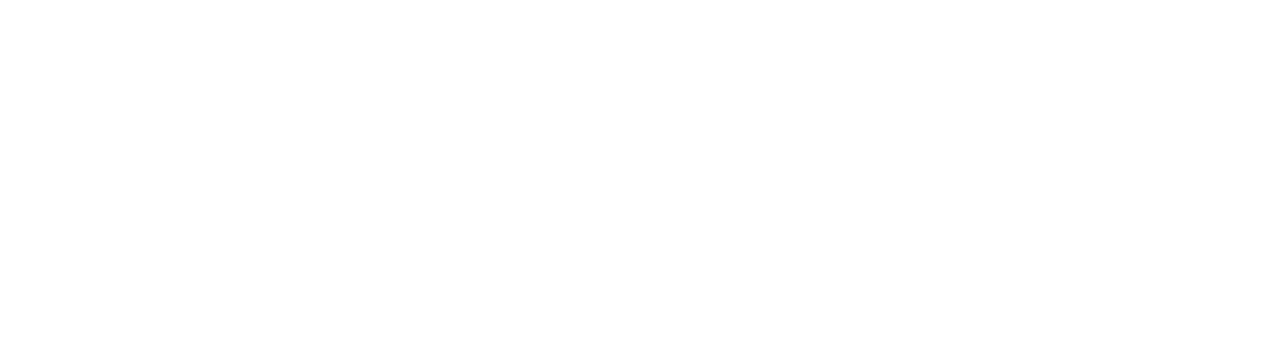
<file: portfolio.html>
<!DOCTYPE html>
<html lang="en">

<head>
  <meta charset="utf-8">
  <meta content="width=device-width, initial-scale=1.0" name="viewport">

  <title>Portfolio - Moderna Bootstrap Template</title>
  <meta content="" name="description">
  <meta content="" name="keywords">

  <!-- Favicons -->
  <link href="assets/img/favicon.png" rel="icon">
  <link href="assets/img/apple-touch-icon.png" rel="apple-touch-icon">

  <!-- Google Fonts -->
  <link href="https://fonts.googleapis.com/css?family=Open+Sans:300,300i,400,400i,600,600i,700,700i|Roboto:300,300i,400,400i,500,500i,700,700i&display=swap" rel="stylesheet">

  <!-- Vendor CSS Files -->
  <link href="assets/vendor/animate.css/animate.min.css" rel="stylesheet">
  <link href="assets/vendor/aos/aos.css" rel="stylesheet">
  <link href="assets/vendor/bootstrap/css/bootstrap.min.css" rel="stylesheet">
  <link href="assets/vendor/bootstrap-icons/bootstrap-icons.css" rel="stylesheet">
  <link href="assets/vendor/boxicons/css/boxicons.min.css" rel="stylesheet">
  <link href="assets/vendor/glightbox/css/glightbox.min.css" rel="stylesheet">
  <link href="assets/vendor/swiper/swiper-bundle.min.css" rel="stylesheet">

  <!-- Template Main CSS File -->
  <link href="assets/css/style.css" rel="stylesheet">

  <!-- =======================================================
  * Template Name: Moderna
  * Updated: May 30 2023 with Bootstrap v5.3.0
  * Template URL: https://bootstrapmade.com/free-bootstrap-template-corporate-moderna/
  * Author: BootstrapMade.com
  * License: https://bootstrapmade.com/license/
  ======================================================== -->
</head>

<body>

  <!-- ======= Header ======= -->
  <header id="header" class="fixed-top d-flex align-items-center ">
    <div class="container d-flex justify-content-between align-items-center">

      <div class="logo">
        <h1 class="text-light"><a href="index.html"><span>Самиздат</span></a></h1>
        <!-- Uncomment below if you prefer to use an image logo -->
        <!-- <a href="index.html"><img src="assets/img/logo.png" alt="" class="img-fluid"></a>-->
      </div>

      <nav id="navbar" class="navbar">
        <ul>
          <li><a class="" href="index.html">На главную</a></li>
          <li><a class="active" href="about.html">О нас</a></li>
          <li><a href="services.html">Услуги</a></li>
          <li><a href="portfolio.html">Библиотека</a></li>
          <li><a href="team.html">Наша команда</a></li>
          <li><a href="blog.html">Блог</a></li>
          <li class="dropdown"><a href="#"><span>Drop Down</span> <i class="bi bi-chevron-down"></i></a>
            <ul>
              <li><a href="#">Drop Down 1</a></li>
              <li class="dropdown"><a href="#"><span>Deep Drop Down</span> <i class="bi bi-chevron-right"></i></a>
                <ul>
                  <li><a href="#">Deep Drop Down 1</a></li>
                  <li><a href="#">Deep Drop Down 2</a></li>
                  <li><a href="#">Deep Drop Down 3</a></li>
                  <li><a href="#">Deep Drop Down 4</a></li>
                  <li><a href="#">Deep Drop Down 5</a></li>
                </ul>
              </li>
              <li><a href="#">Drop Down 2</a></li>
              <li><a href="#">Drop Down 3</a></li>
              <li><a href="#">Drop Down 4</a></li>
            </ul>
          </li>
          <li><a href="contact.html">Контакты</a></li>
        </ul>
        <i class="bi bi-list mobile-nav-toggle"></i>
      </nav><!-- .navbar -->

    </div>
  </header><!-- End Header -->

  <main id="main">

    <!-- ======= Our Portfolio Section ======= -->
    <section class="breadcrumbs">
      <div class="container">

        <div class="d-flex justify-content-between align-items-center">
          <h2>Наша библиотека</h2>
          <ol>
            <li><a href="index.html">На главную</a></li>
            <li>Библиотека</li>
          </ol>
        </div>

      </div>
    </section><!-- End Our Portfolio Section -->

    <!-- ======= Portfolio Section ======= -->
    <section class="portfolio">
      <div class="container">

        <div class="row">
          <div class="col-lg-12">
            <ul id="portfolio-flters">
              <li data-filter="*" class="filter-active">All</li>
              <li data-filter=".filter-app">App</li>
              <li data-filter=".filter-card">Card</li>
              <li data-filter=".filter-web">Web</li>
            </ul>
          </div>
        </div>

        <div class="row portfolio-container" data-aos="fade-up" data-aos-easing="ease-in-out" data-aos-duration="500">

          <div class="col-lg-4 col-md-6 portfolio-wrap filter-app">
            <div class="portfolio-item">
              <img src="assets/img/portfolio/books.jpg" class="img-fluid" alt="">
              <div class="portfolio-info">
                <h3>App 1</h3>
                <div>
                  <a href="assets/img/portfolio/portfolio-1.jpg" data-gallery="portfolioGallery" class="portfolio-lightbox" title="App 1"><i class="bx bx-plus"></i></a>
                  <a href="portfolio-details.html" title="Portfolio Details"><i class="bx bx-link"></i></a>
                </div>
              </div>
            </div>
          </div>

          <div class="col-lg-4 col-md-6 portfolio-wrap filter-web">
            <div class="portfolio-item">
              <img src="assets/img/portfolio/books.jpg" class="img-fluid" alt="">
              <div class="portfolio-info">
                <h3>Web 3</h3>
                <div>
                  <a href="assets/img/portfolio/portfolio-2.jpg" data-gallery="portfolioGallery" class="portfolio-lightbox" title="Web 3"><i class="bx bx-plus"></i></a>
                  <a href="portfolio-details.html" title="Portfolio Details"><i class="bx bx-link"></i></a>
                </div>
              </div>
            </div>
          </div>

          <div class="col-lg-4 col-md-6 portfolio-wrap filter-app">
            <div class="portfolio-item">
              <img src="assets/img/portfolio/books.jpg" class="img-fluid" alt="">
              <div class="portfolio-info">
                <h3>App 2</h3>
                <div>
                  <a href="assets/img/portfolio/portfolio-3.jpg" data-gallery="portfolioGallery" class="portfolio-lightbox" title="App 2"><i class="bx bx-plus"></i></a>
                  <a href="portfolio-details.html" title="Portfolio Details"><i class="bx bx-link"></i></a>
                </div>
              </div>
            </div>
          </div>

          <div class="col-lg-4 col-md-6 portfolio-wrap filter-card">
            <div class="portfolio-item">
              <img src="assets/img/portfolio/books.jpg" class="img-fluid" alt="">
              <div class="portfolio-info">
                <h3>Card 2</h3>
                <div>
                  <a href="assets/img/portfolio/books.jpg" data-gallery="portfolioGallery" class="portfolio-lightbox" title="Card 2"><i class="bx bx-plus"></i></a>
                  <a href="portfolio-details.html" title="Portfolio Details"><i class="bx bx-link"></i></a>
                </div>
              </div>
            </div>
          </div>

          <div class="col-lg-4 col-md-6 portfolio-wrap filter-web">
            <div class="portfolio-item">
              <img src="assets/img/portfolio/books.jpg" class="img-fluid" alt="">
              <div class="portfolio-info">
                <h3>Web 2</h3>
                <div>
                  <a href="assets/img/portfolio/books.jpg" data-gallery="portfolioGallery" class="portfolio-lightbox" title="Web 2"><i class="bx bx-plus"></i></a>
                  <a href="portfolio-details.html" title="Portfolio Details"><i class="bx bx-link"></i></a>
                </div>
              </div>
            </div>
          </div>

          <div class="col-lg-4 col-md-6 portfolio-wrap filter-app">
            <div class="portfolio-item">
              <img src="assets/img/portfolio/books.jpg" class="img-fluid" alt="">
              <div class="portfolio-info">
                <h3>App 3</h3>
                <div>
                  <a href="assets/img/portfolio/books.jpg" data-gallery="portfolioGallery" class="portfolio-lightbox" title="App 3"><i class="bx bx-plus"></i></a>
                  <a href="portfolio-details.html" title="Portfolio Details"><i class="bx bx-link"></i></a>
                </div>
              </div>
            </div>
          </div>

          <div class="col-lg-4 col-md-6 portfolio-wrap filter-card">
            <div class="portfolio-item">
              <img src="assets/img/portfolio/books.jpg" class="img-fluid" alt="">
              <div class="portfolio-info">
                <h3>Card 1</h3>
                <div>
                  <a href="assets/img/portfolio/books.jpg" data-gallery="portfolioGallery" class="portfolio-lightbox" title="Card 1"><i class="bx bx-plus"></i></a>
                  <a href="portfolio-details.html" title="Portfolio Details"><i class="bx bx-link"></i></a>
                </div>
              </div>
            </div>
          </div>

          <div class="col-lg-4 col-md-6 portfolio-wrap filter-card">
            <div class="portfolio-item">
              <img src="assets/img/portfolio/books.jpg" class="img-fluid" alt="">
              <div class="portfolio-info">
                <h3>Card 3</h3>
                <div>
                  <a href="assets/img/portfolio/books.jpg" data-gallery="portfolioGallery" class="portfolio-lightbox" title="Card 3"><i class="bx bx-plus"></i></a>
                  <a href="portfolio-details.html" title="Portfolio Details"><i class="bx bx-link"></i></a>
                </div>
              </div>
            </div>
          </div>

          <div class="col-lg-4 col-md-6 portfolio-wrap filter-web">
            <div class="portfolio-item">
              <img src="assets/img/portfolio/books.jpg" class="img-fluid" alt="">
              <div class="portfolio-info">
                <h3>Web 1</h3>
                <div>
                  <a href="assets/img/portfolio/books.jpg" data-gallery="portfolioGallery" class="portfolio-lightbox" title="Web 1"><i class="bx bx-plus"></i></a>
                  <a href="portfolio-details.html" title="Portfolio Details"><i class="bx bx-link"></i></a>
                </div>
              </div>
            </div>
          </div>

        </div>

      </div>
    </section><!-- End Portfolio Section -->

  </main><!-- End #main -->

  <!-- ======= Footer ======= -->
  <footer id="footer" data-aos="fade-up" data-aos-easing="ease-in-out" data-aos-duration="500">

    <div class="footer-newsletter">
      <div class="container">
        <div class="row">
          <div class="col-lg-6">
            <h4>Новостная рассылка</h4>
            <p>Введите адрес вашей электронной почты</p>
          </div>
          <div class="col-lg-6">
            <form action="" method="post">
              <input type="email" name="email"><input type="submit" value="Подпишитесь">
            </form>
          </div>
        </div>
      </div>
    </div>

    <div class="footer-top">
      <div class="container">
        <div class="row">

          <div class="col-lg-3 col-md-6 footer-links">
            <h4>Ссылки</h4>
            <ul>
              <li><i class="bx bx-chevron-right"></i> <a href="#">Вверх</a></li>
              <li><i class="bx bx-chevron-right"></i> <a href="about.html">О нас</a></li>
              <li><i class="bx bx-chevron-right"></i> <a href="services.html">Услуги</a></li>
              <li><i class="bx bx-chevron-right"></i> <a href="#">Пользовательское соглашение</a></li>
              <li><i class="bx bx-chevron-right"></i> <a href="#">Конфиденциальность</a></li>
            </ul>
          </div>

          <div class="col-lg-3 col-md-6 footer-links">
            <h4>Наши услуги</h4>
            <ul>
              <li><i class="bx bx-chevron-right"></i> <a href="#">Книгоиздательство<a></li>
              <li><i class="bx bx-chevron-right"></i> <a href="#">Консультации</a></li>
              <li><i class="bx bx-chevron-right"></i> <a href="#">Веб дизайн</a></li>
            </ul>
          </div>

          <div class="col-lg-3 col-md-6 footer-contact">
            <h4>Контакты</h4>
            <p>
              Borinentie 33 <br>
              48810 Kotka<br>
              Finland <br><br>
              <strong>Phone:</strong> +358405555555<br>
              <strong>Email:</strong> info@example.com<br>
            </p>

          </div>

          <div class="col-lg-3 col-md-6 footer-info">
            <h3>Кратко о проекте</h3>
            <p>Издайте вашу книу, очерк, статью. Расскажите о себе миру. Станьте известны. Получите отклики, рецензии. Если вас увидят крупные издательства, то писать будет не только приятно и интересно, но вы будете заниматься любимым делом, и получать за это деньги</p>
            <div class="social-links mt-3">
              <a href="#" class="twitter"><i class="bx bxl-twitter"></i></a>
              <a href="#" class="facebook"><i class="bx bxl-facebook"></i></a>
              <a href="#" class="instagram"><i class="bx bxl-instagram"></i></a>
              <a href="#" class="linkedin"><i class="bx bxl-linkedin"></i></a>
            </div>
          </div>

        </div>
      </div>
    </div>

    <div class="container">
      <div class="copyright">
        &copy; Copyright <strong><span>Moderna</span></strong>. All Rights Reserved
      </div>
      <div class="credits">
        <!-- All the links in the footer should remain intact. -->
        <!-- You can delete the links only if you purchased the pro version. -->
        <!-- Licensing information: https://bootstrapmade.com/license/ -->
        <!-- Purchase the pro version with working PHP/AJAX contact form: https://bootstrapmade.com/free-bootstrap-template-corporate-moderna/ -->
        Designed by <a href="https://bootstrapmade.com/">BootstrapMade</a>
      </div>
    </div>
  </footer><!-- End Footer -->

  <a href="#" class="back-to-top d-flex align-items-center justify-content-center"><i class="bi bi-arrow-up-short"></i></a>

  <!-- Vendor JS Files -->
  <script src="assets/vendor/purecounter/purecounter_vanilla.js"></script>
  <script src="assets/vendor/aos/aos.js"></script>
  <script src="assets/vendor/bootstrap/js/bootstrap.bundle.min.js"></script>
  <script src="assets/vendor/glightbox/js/glightbox.min.js"></script>
  <script src="assets/vendor/isotope-layout/isotope.pkgd.min.js"></script>
  <script src="assets/vendor/swiper/swiper-bundle.min.js"></script>
  <script src="assets/vendor/waypoints/noframework.waypoints.js"></script>
  <script src="assets/vendor/php-email-form/validate.js"></script>

  <!-- Template Main JS File -->
  <script src="assets/js/main.js"></script>

</body>

</html>
</file>
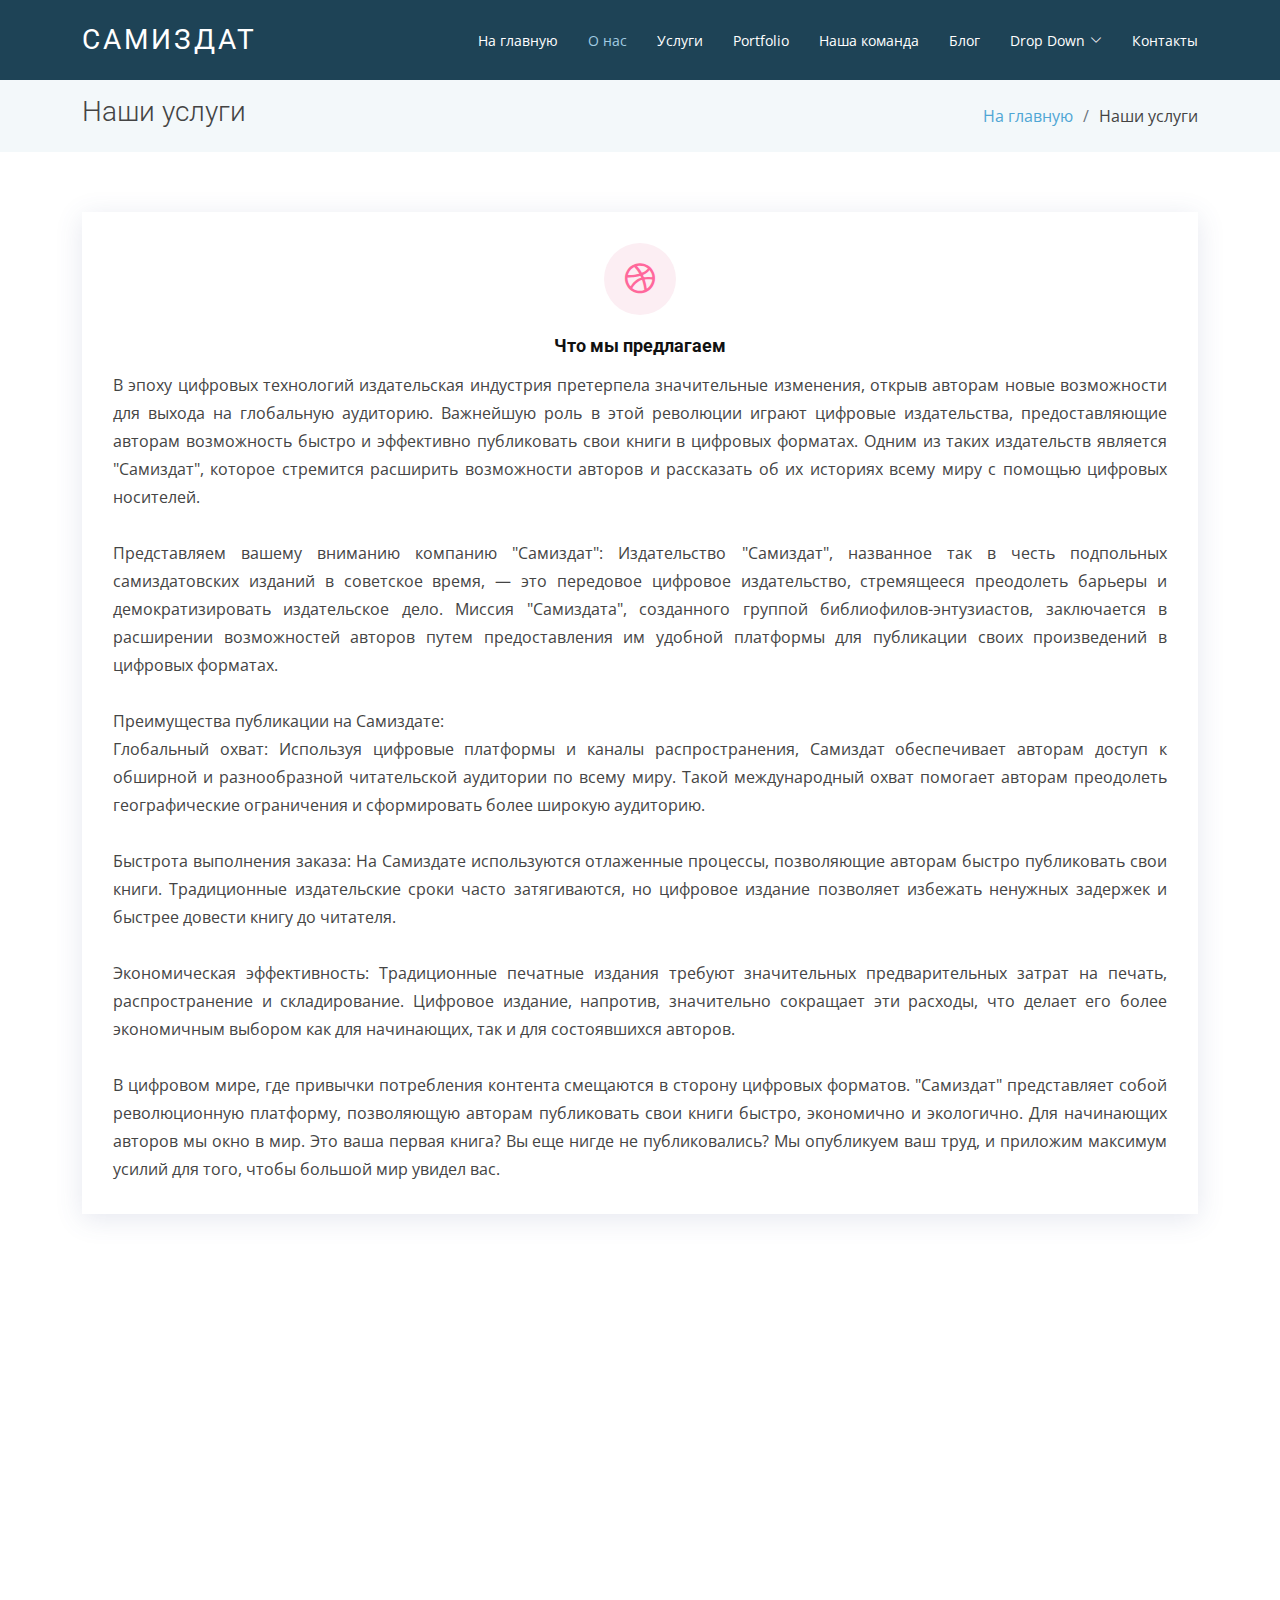
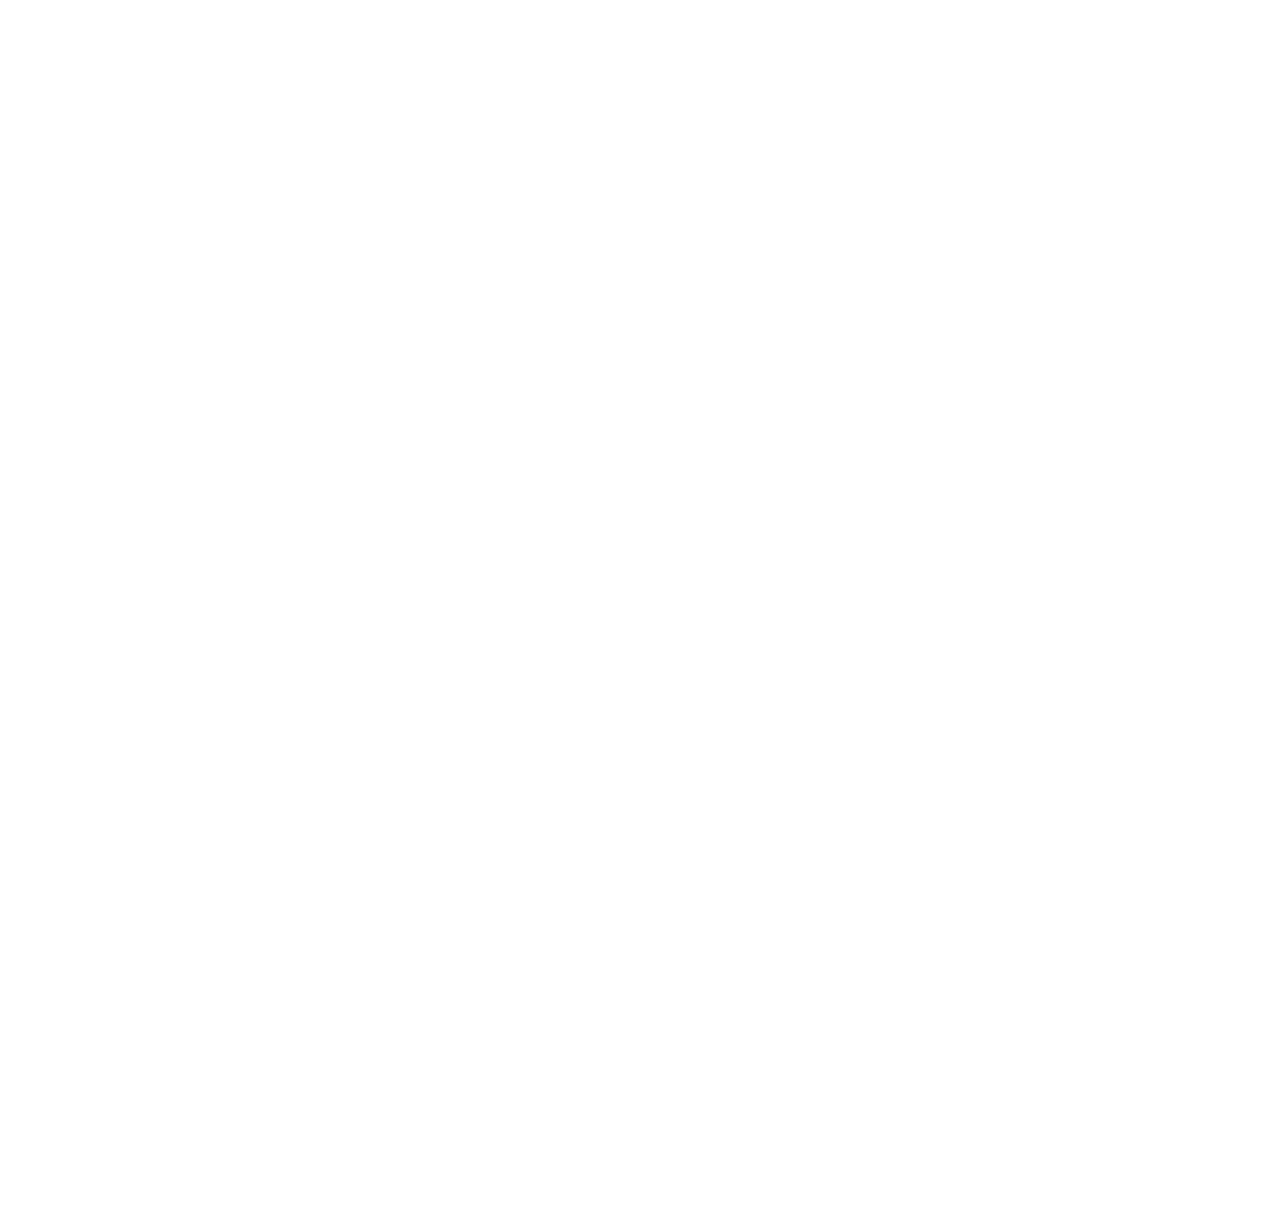
<file: services.html>
<!DOCTYPE html>
<html lang="en">

<head>
  <meta charset="utf-8">
  <meta content="width=device-width, initial-scale=1.0" name="viewport">

  <title>Services - Moderna Bootstrap Template</title>
  <meta content="" name="description">
  <meta content="" name="keywords">

  <!-- Favicons -->
  <link href="assets/img/favicon.png" rel="icon">
  <link href="assets/img/apple-touch-icon.png" rel="apple-touch-icon">

  <!-- Google Fonts -->
  <link href="https://fonts.googleapis.com/css?family=Open+Sans:300,300i,400,400i,600,600i,700,700i|Roboto:300,300i,400,400i,500,500i,700,700i&display=swap" rel="stylesheet">

  <!-- Vendor CSS Files -->
  <link href="assets/vendor/animate.css/animate.min.css" rel="stylesheet">
  <link href="assets/vendor/aos/aos.css" rel="stylesheet">
  <link href="assets/vendor/bootstrap/css/bootstrap.min.css" rel="stylesheet">
  <link href="assets/vendor/bootstrap-icons/bootstrap-icons.css" rel="stylesheet">
  <link href="assets/vendor/boxicons/css/boxicons.min.css" rel="stylesheet">
  <link href="assets/vendor/glightbox/css/glightbox.min.css" rel="stylesheet">
  <link href="assets/vendor/swiper/swiper-bundle.min.css" rel="stylesheet">

  <!-- Template Main CSS File -->
  <link href="assets/css/style.css" rel="stylesheet">

  <!-- =======================================================
  * Template Name: Moderna
  * Updated: May 30 2023 with Bootstrap v5.3.0
  * Template URL: https://bootstrapmade.com/free-bootstrap-template-corporate-moderna/
  * Author: BootstrapMade.com
  * License: https://bootstrapmade.com/license/
  ======================================================== -->
</head>

<body>

  <!-- ======= Header ======= -->
  <header id="header" class="fixed-top d-flex align-items-center ">
    <div class="container d-flex justify-content-between align-items-center">

      <div class="logo">
        <h1 class="text-light"><a href="index.html"><span>Самиздат</span></a></h1>
        <!-- Uncomment below if you prefer to use an image logo -->
        <!-- <a href="index.html"><img src="assets/img/logo.png" alt="" class="img-fluid"></a>-->
      </div>

      <nav id="navbar" class="navbar">
        <ul>
          <li><a class="" href="index.html">На главную</a></li>
          <li><a class="active" href="about.html">О нас</a></li>
          <li><a href="services.html">Услуги</a></li>
          <li><a href="portfolio.html">Portfolio</a></li>
          <li><a href="team.html">Наша команда</a></li>
          <li><a href="blog.html">Блог</a></li>
          <li class="dropdown"><a href="#"><span>Drop Down</span> <i class="bi bi-chevron-down"></i></a>
            <ul>
              <li><a href="#">Drop Down 1</a></li>
              <li class="dropdown"><a href="#"><span>Deep Drop Down</span> <i class="bi bi-chevron-right"></i></a>
                <ul>
                  <li><a href="#">Deep Drop Down 1</a></li>
                  <li><a href="#">Deep Drop Down 2</a></li>
                  <li><a href="#">Deep Drop Down 3</a></li>
                  <li><a href="#">Deep Drop Down 4</a></li>
                  <li><a href="#">Deep Drop Down 5</a></li>
                </ul>
              </li>
              <li><a href="#">Drop Down 2</a></li>
              <li><a href="#">Drop Down 3</a></li>
              <li><a href="#">Drop Down 4</a></li>
            </ul>
          </li>
          <li><a href="contact.html">Контакты</a></li>
        </ul>
        <i class="bi bi-list mobile-nav-toggle"></i>
      </nav><!-- .navbar -->

    </div>
  </header><!-- End Header -->

  <main id="main">

    <!-- ======= Our Services Section ======= -->
    <section class="breadcrumbs">
      <div class="container">

        <div class="d-flex justify-content-between align-items-center">
          <h2>Наши услуги</h2>
          <ol>
            <li><a href="index.html">На главную</a></li>
            <li>Наши услуги</li>
          </ol>
        </div>

      </div>
    </section><!-- End Our Services Section -->

    <!-- ======= Services Section ======= -->
    <section class="services">
      <div class="container">

        <div class="row">
          <div class="col-lg-12 col-lg-12 d-flex align-items-stretch" data-aos="fade-up">
            <div class="icon-box icon-box-pink">
              <div class="icon"><i class="bx bxl-dribbble"></i></div>
              <h4 class="title"><a href="">Что мы предлагаем</a></h4>
              <p class="description" style="font-size: 16px; text-align: justify;">
                В эпоху цифровых технологий издательская индустрия претерпела значительные изменения, открыв авторам новые возможности для выхода на глобальную аудиторию. Важнейшую роль в этой революции играют цифровые издательства, предоставляющие авторам возможность быстро и эффективно публиковать свои книги в цифровых форматах. Одним из таких издательств является "Самиздат", которое стремится расширить возможности авторов и рассказать об их историях всему миру с помощью цифровых носителей. <br><br>
                
                Представляем вашему вниманию компанию "Самиздат":
                Издательство "Самиздат", названное так в честь подпольных самиздатовских изданий в советское время, — это передовое цифровое издательство, стремящееся преодолеть барьеры и демократизировать издательское дело. Миссия "Самиздата", созданного группой библиофилов-энтузиастов, заключается в расширении возможностей авторов путем предоставления им удобной платформы для публикации своих произведений в цифровых форматах. <br><br>
                
                Преимущества публикации на Самиздате: <br>
                Глобальный охват: Используя цифровые платформы и каналы распространения, Самиздат обеспечивает авторам доступ к обширной и разнообразной читательской аудитории по всему миру. Такой международный охват помогает авторам преодолеть географические ограничения и сформировать более широкую аудиторию. <br><br>
                
                Быстрота выполнения заказа: На Самиздате используются отлаженные процессы, позволяющие авторам быстро публиковать свои книги. Традиционные издательские сроки часто затягиваются, но цифровое издание позволяет избежать ненужных задержек и быстрее довести книгу до читателя. <br><br>
                
                Экономическая эффективность: Традиционные печатные издания требуют значительных предварительных затрат на печать, распространение и складирование. Цифровое издание, напротив, значительно сокращает эти расходы, что делает его более экономичным выбором как для начинающих, так и для состоявшихся авторов. <br><br>
                
                В цифровом мире, где привычки потребления контента смещаются в сторону цифровых форматов. "Самиздат" представляет собой революционную платформу, позволяющую авторам публиковать свои книги быстро, экономично и экологично. Для начинающих авторов мы окно в мир. Это ваша первая книга? Вы еще нигде не публиковались? Мы опубликуем ваш труд, и приложим максимум усилий для того, чтобы большой мир увидел вас.
                </p>
          </div>
        </div>
          

    </section><!-- End Services Section -->

    
    <!-- ======= Pricing Section ======= -->
    <section class="pricing section-bg" data-aos="fade-up">
      <div class="container">

        <div class="section-title">
          <h2>Расценки на наши услуги</h2>
          <p>Magnam dolores commodi suscipit. Necessitatibus eius consequatur ex aliquid fuga eum quidem. Sit sint consectetur velit. Quisquam quos quisquam cupiditate. Et nemo qui impedit suscipit alias ea. Quia fugiat sit in iste officiis commodi quidem hic quas.</p>
        </div>

        <div class="row no-gutters">

          <div class="col-lg-6 box">
            <h3>Публикация материалов</h3>
            <h4>$10<span>в год</span></h4>
            <ul>
              <li><i class="bx bx-check"></i>размещение на ресурсе</li>
              <li><i class="bx bx-check"></i> Предоставление доступа для читателей</li>
              <li><i class="bx bx-check"></i> Nulla at volutpat diam uteera</li>
              <li><i class="bx bx-check"></i> Nulla at volutpat diam uteera</li>
            </ul>
            <a href="#" class="get-started-btn">Get Started</a>
          </div>

          <div class="col-lg-6 box">
            <h3>Редактирование</h3>
            <h4>$100-1000<span>зависит от объема</span></h4>
            <ul>
              <li><i class="bx bx-check"></i> коррекция ошибок и опечаток</li>
              <li><i class="bx bx-check"></i> художественное редактирование текста</li>
              <li><i class="bx bx-check"></i> Создание электронной обложки книги</li>
              <li><i class="bx bx-check"></i> Pharetra massa massa ultricies</li>
            </ul>
            <a href="#" class="get-started-btn">Get Started</a>
          </div>

          

        </div>

      </div>
    </section><!-- End Pricing Section -->

  </main><!-- End #main -->

  <!-- ======= Footer ======= -->
  <footer id="footer" data-aos="fade-up" data-aos-easing="ease-in-out" data-aos-duration="500">

    <div class="footer-newsletter">
      <div class="container">
        <div class="row">
          <div class="col-lg-6">
            <h4>Новостная рассылка</h4>
            <p>Введите адрес вашей электронной почты</p>
          </div>
          <div class="col-lg-6">
            <form action="" method="post">
              <input type="email" name="email"><input type="submit" value="Подпишитесь">
            </form>
          </div>
        </div>
      </div>
    </div>

    <div class="footer-top">
      <div class="container">
        <div class="row">

          <div class="col-lg-3 col-md-6 footer-links">
            <h4>Ссылки</h4>
            <ul>
              <li><i class="bx bx-chevron-right"></i> <a href="#">Вверх</a></li>
              <li><i class="bx bx-chevron-right"></i> <a href="about.html">О нас</a></li>
              <li><i class="bx bx-chevron-right"></i> <a href="services.html">Услуги</a></li>
              <li><i class="bx bx-chevron-right"></i> <a href="#">Пользовательское соглашение</a></li>
              <li><i class="bx bx-chevron-right"></i> <a href="#">Конфиденциальность</a></li>
            </ul>
          </div>

          <div class="col-lg-3 col-md-6 footer-links">
            <h4>Наши услуги</h4>
            <ul>
              <li><i class="bx bx-chevron-right"></i> <a href="#">Книгоиздательство<a></li>
              <li><i class="bx bx-chevron-right"></i> <a href="#">Консультации</a></li>
              <li><i class="bx bx-chevron-right"></i> <a href="#">Веб дизайн</a></li>
            </ul>
          </div>

          <div class="col-lg-3 col-md-6 footer-contact">
            <h4>Контакты</h4>
            <p>
              Borinentie 33 <br>
              48810 Kotka<br>
              Finland <br><br>
              <strong>Phone:</strong> +358405555555<br>
              <strong>Email:</strong> info@example.com<br>
            </p>

          </div>

          <div class="col-lg-3 col-md-6 footer-info">
            <h3>Кратко о проекте</h3>
            <p>Издайте вашу книу, очерк, статью. Расскажите о себе миру. Станьте известны. Получите отклики, рецензии. Если вас увидят крупные издательства, то писать будет не только приятно и интересно, но вы будете заниматься любимым делом, и получать за это деньги</p>
            <div class="social-links mt-3">
              <a href="#" class="twitter"><i class="bx bxl-twitter"></i></a>
              <a href="#" class="facebook"><i class="bx bxl-facebook"></i></a>
              <a href="#" class="instagram"><i class="bx bxl-instagram"></i></a>
              <a href="#" class="linkedin"><i class="bx bxl-linkedin"></i></a>
            </div>
          </div>

        </div>
      </div>
    </div>

    <div class="container">
      <div class="copyright">
        &copy; Copyright <strong><span>Moderna</span></strong>. All Rights Reserved
      </div>
      <div class="credits">
        <!-- All the links in the footer should remain intact. -->
        <!-- You can delete the links only if you purchased the pro version. -->
        <!-- Licensing information: https://bootstrapmade.com/license/ -->
        <!-- Purchase the pro version with working PHP/AJAX contact form: https://bootstrapmade.com/free-bootstrap-template-corporate-moderna/ -->
        Designed by <a href="https://bootstrapmade.com/">BootstrapMade</a>
      </div>
    </div>
  </footer><!-- End Footer -->

  <a href="#" class="back-to-top d-flex align-items-center justify-content-center"><i class="bi bi-arrow-up-short"></i></a>

  <!-- Vendor JS Files -->
  <script src="assets/vendor/purecounter/purecounter_vanilla.js"></script>
  <script src="assets/vendor/aos/aos.js"></script>
  <script src="assets/vendor/bootstrap/js/bootstrap.bundle.min.js"></script>
  <script src="assets/vendor/glightbox/js/glightbox.min.js"></script>
  <script src="assets/vendor/isotope-layout/isotope.pkgd.min.js"></script>
  <script src="assets/vendor/swiper/swiper-bundle.min.js"></script>
  <script src="assets/vendor/waypoints/noframework.waypoints.js"></script>
  <script src="assets/vendor/php-email-form/validate.js"></script>

  <!-- Template Main JS File -->
  <script src="assets/js/main.js"></script>

</body>

</html>
</file>
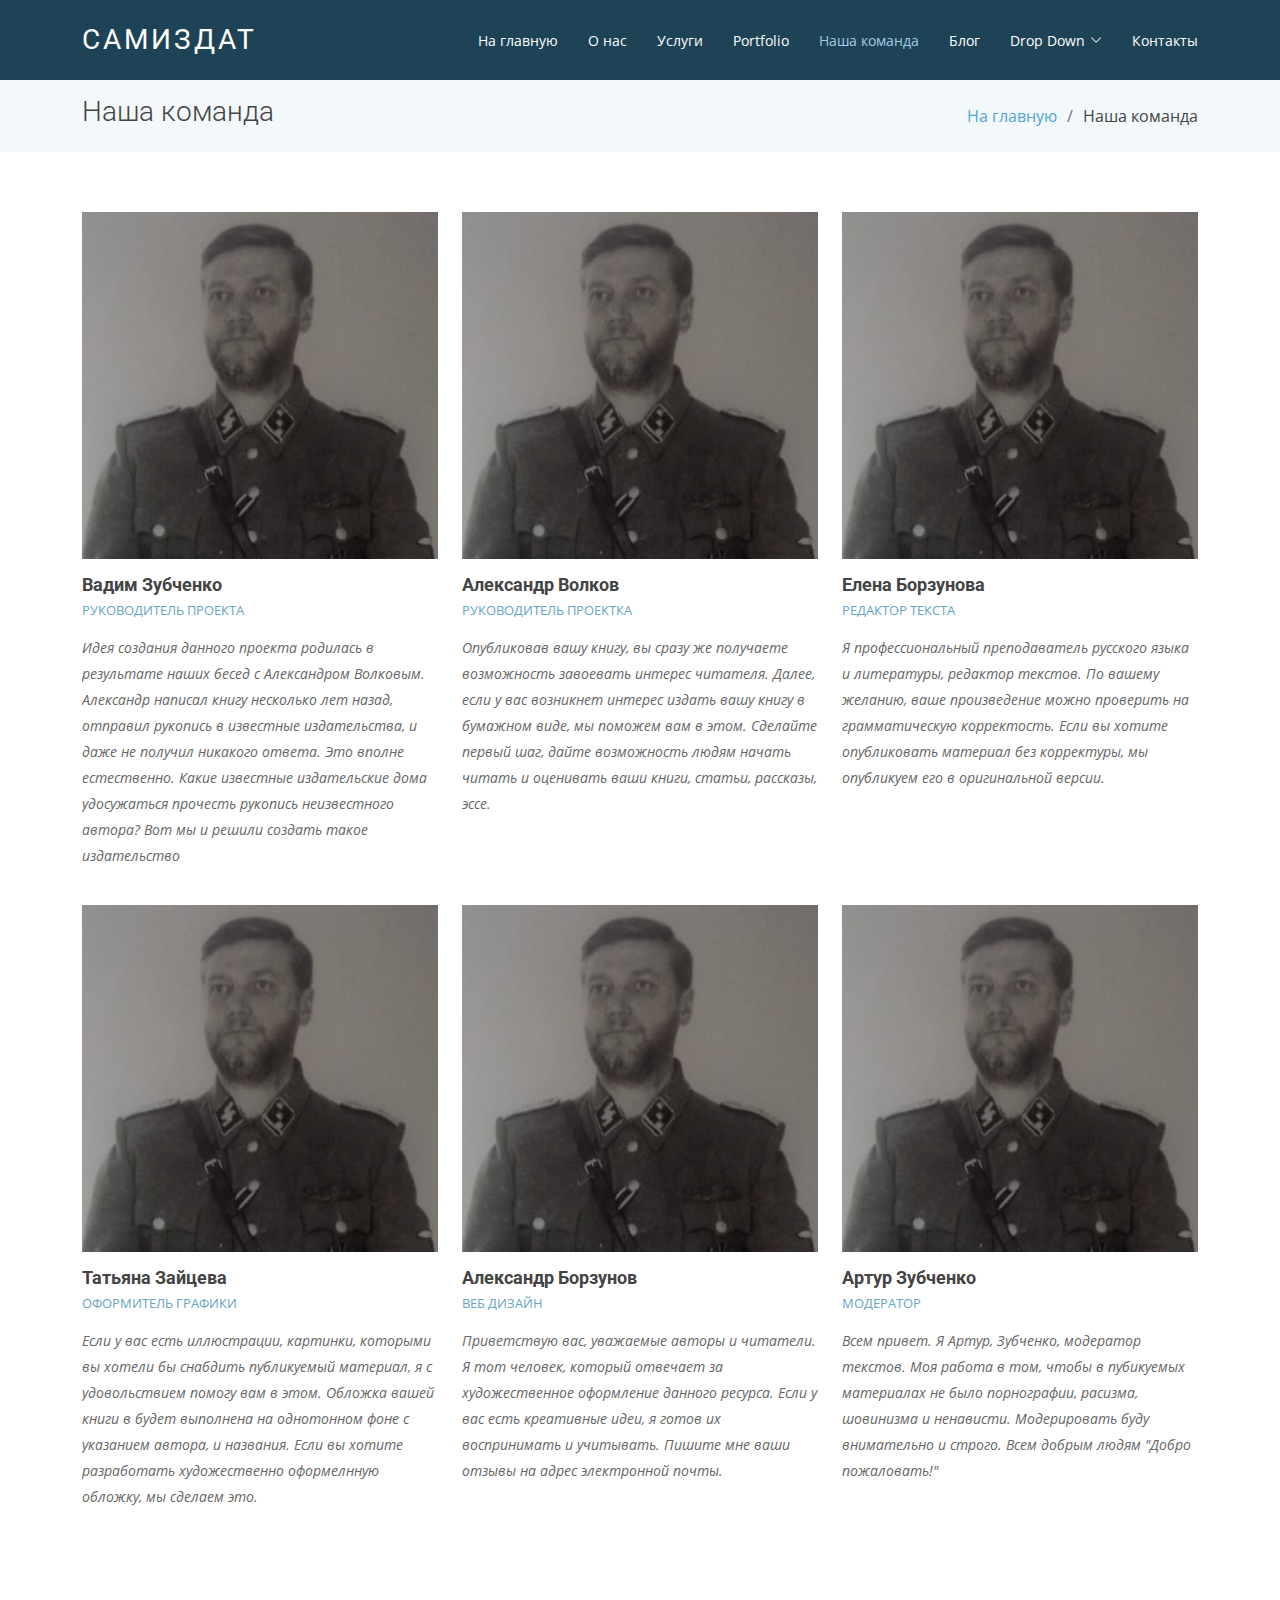
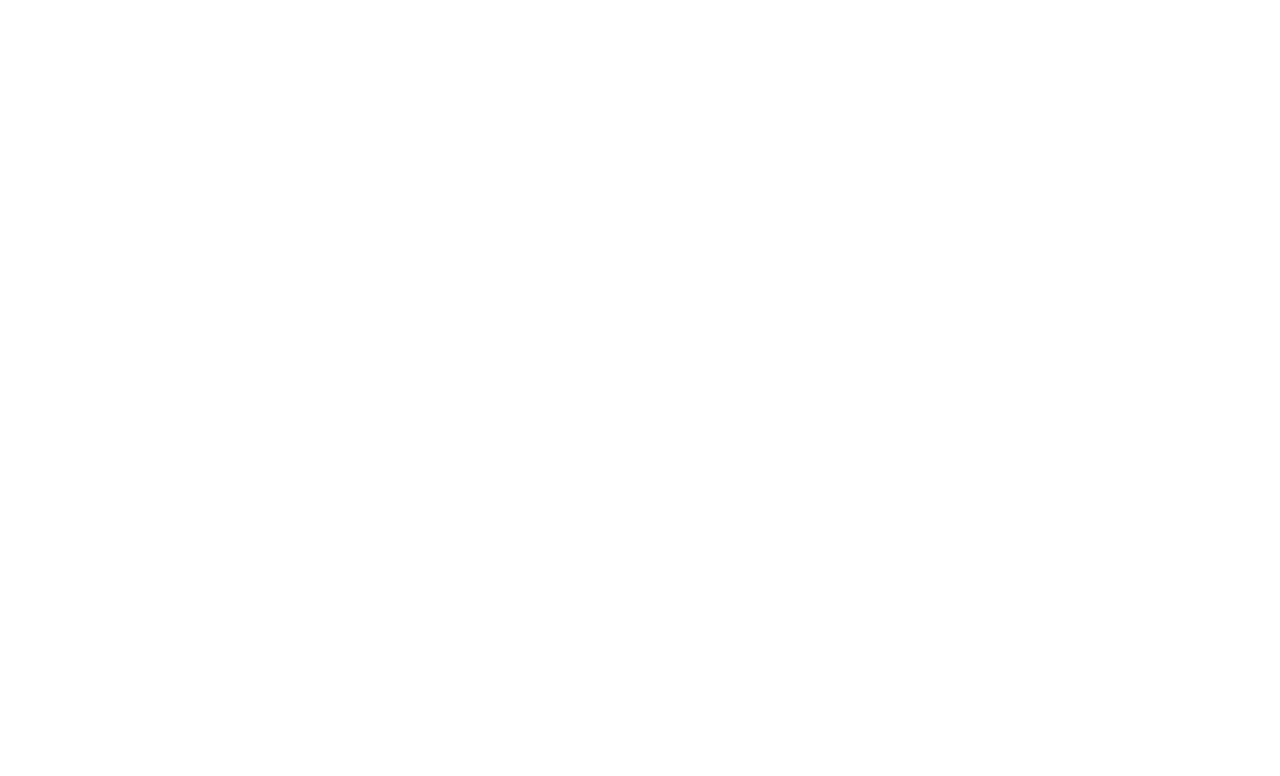
<file: team.html>
<!DOCTYPE html>
<html lang="en">

<head>
  <meta charset="utf-8">
  <meta content="width=device-width, initial-scale=1.0" name="viewport">

  <title>Team - Moderna Bootstrap Template</title>
  <meta content="" name="description">
  <meta content="" name="keywords">

  <!-- Favicons -->
  <link href="assets/img/favicon.png" rel="icon">
  <link href="assets/img/apple-touch-icon.png" rel="apple-touch-icon">

  <!-- Google Fonts -->
  <link href="https://fonts.googleapis.com/css?family=Open+Sans:300,300i,400,400i,600,600i,700,700i|Roboto:300,300i,400,400i,500,500i,700,700i&display=swap" rel="stylesheet">

  <!-- Vendor CSS Files -->
  <link href="assets/vendor/animate.css/animate.min.css" rel="stylesheet">
  <link href="assets/vendor/aos/aos.css" rel="stylesheet">
  <link href="assets/vendor/bootstrap/css/bootstrap.min.css" rel="stylesheet">
  <link href="assets/vendor/bootstrap-icons/bootstrap-icons.css" rel="stylesheet">
  <link href="assets/vendor/boxicons/css/boxicons.min.css" rel="stylesheet">
  <link href="assets/vendor/glightbox/css/glightbox.min.css" rel="stylesheet">
  <link href="assets/vendor/swiper/swiper-bundle.min.css" rel="stylesheet">

  <!-- Template Main CSS File -->
  <link href="assets/css/style.css" rel="stylesheet">

  <!-- =======================================================
  * Template Name: Moderna
  * Updated: May 30 2023 with Bootstrap v5.3.0
  * Template URL: https://bootstrapmade.com/free-bootstrap-template-corporate-moderna/
  * Author: BootstrapMade.com
  * License: https://bootstrapmade.com/license/
  ======================================================== -->
</head>

<body>

  <!-- ======= Header ======= -->
  <header id="header" class="fixed-top d-flex align-items-center ">
    <div class="container d-flex justify-content-between align-items-center">

      <div class="logo">
        <h1 class="text-light"><a href="index.html"><span>САМИЗДАТ</span></a></h1>
        <!-- Uncomment below if you prefer to use an image logo -->
        <!-- <a href="index.html"><img src="assets/img/logo.png" alt="" class="img-fluid"></a>-->
      </div>

      <nav id="navbar" class="navbar">
        <ul>
          <li><a class="" href="index.html">На главную</a></li>
          <li><a href="about.html">О нас</a></li>
          <li><a href="services.html">Услуги</a></li>
          <li><a href="portfolio.html">Portfolio</a></li>
          <li><a class="active" href="team.html">Наша команда</a></li>
          <li><a href="blog.html">Блог</a></li>
          <li class="dropdown"><a href="#"><span>Drop Down</span> <i class="bi bi-chevron-down"></i></a>
            <ul>
              <li><a href="#">Drop Down 1</a></li>
              <li class="dropdown"><a href="#"><span>Deep Drop Down</span> <i class="bi bi-chevron-right"></i></a>
                <ul>
                  <li><a href="#">Deep Drop Down 1</a></li>
                  <li><a href="#">Deep Drop Down 2</a></li>
                  <li><a href="#">Deep Drop Down 3</a></li>
                  <li><a href="#">Deep Drop Down 4</a></li>
                  <li><a href="#">Deep Drop Down 5</a></li>
                </ul>
              </li>
              <li><a href="#">Drop Down 2</a></li>
              <li><a href="#">Drop Down 3</a></li>
              <li><a href="#">Drop Down 4</a></li>
            </ul>
          </li>
          <li><a href="contact.html">Контакты</a></li>
        </ul>
        <i class="bi bi-list mobile-nav-toggle"></i>
      </nav><!-- .navbar -->

    </div>
  </header><!-- End Header -->

  <main id="main">

    <!-- ======= Our Team Section ======= -->
    <section class="breadcrumbs">
      <div class="container">

        <div class="d-flex justify-content-between align-items-center">
          <h2>Наша команда</h2>
          <ol>
            <li><a href="index.html">На главную</a></li>
            <li>Наша команда</li>
          </ol>
        </div>

      </div>
    </section><!-- End Our Team Section -->

    <!-- ======= Team Section ======= -->
    <section class="team" data-aos="fade-up" data-aos-easing="ease-in-out" data-aos-duration="500">
      <div class="container">

        <div class="row">

          <div class="col-lg-4 col-md-6 d-flex align-items-stretch">
            <div class="member">
              <div class="member-img">
                <img src="assets/img/team/peter.jpg" class="img-fluid" alt="">
                <div class="social">
                  <a href=""><i class="bi bi-twitter"></i></a>
                  <a href=""><i class="bi bi-facebook"></i></a>
                  <a href=""><i class="bi bi-instagram"></i></a>
                  <a href=""><i class="bi bi-linkedin"></i></a>
                </div>
              </div>
              <div class="member-info">
                <h4>Вадим Зубченко</h4>
                <span>Руководитель проекта</span>
                <p>Идея создания данного проекта родилась в результате наших бесед с Александром Волковым. Александр написал книгу несколько лет назад, отправил рукопись в известные издательства, и даже не получил никакого ответа. Это вполне естественно. Какие известные издательские дома удосужаться прочесть рукопись неизвестного автора? Вот мы и решили создать такое издательство</p>
              </div>
            </div>
          </div>

          <div class="col-lg-4 col-md-6 d-flex align-items-stretch">
            <div class="member">
              <div class="member-img">
                <img src="assets/img/team/peter.jpg" class="img-fluid" alt="">
                <div class="social">
                  <a href=""><i class="bi bi-twitter"></i></a>
                  <a href=""><i class="bi bi-facebook"></i></a>
                  <a href=""><i class="bi bi-instagram"></i></a>
                  <a href=""><i class="bi bi-linkedin"></i></a>
                </div>
              </div>
              <div class="member-info">
                <h4>Александр Волков</h4>
                <span>Руководитель проектка</span>
                <p>Опубликовав вашу книгу, вы сразу же получаете возможность завоевать интерес читателя. Далее, если у вас возникнет интерес издать вашу книгу в бумажном виде, мы поможем вам в этом. Сделайте первый шаг, дайте возможность людям начать читать и оценивать ваши книги, статьи, рассказы, эссе.</p>
              </div>
            </div>
          </div>

          <div class="col-lg-4 col-md-6 d-flex align-items-stretch">
            <div class="member">
              <div class="member-img">
                <img src="assets/img/team/peter.jpg" class="img-fluid" alt="">
                <div class="social">
                  <a href=""><i class="bi bi-twitter"></i></a>
                  <a href=""><i class="bi bi-facebook"></i></a>
                  <a href=""><i class="bi bi-instagram"></i></a>
                  <a href=""><i class="bi bi-linkedin"></i></a>
                </div>
              </div>
              
              <div class="member-info">
                <h4>Елена Борзунова</h4>
                <span>Редактор текста</span>
                <p>Я профессиональный преподаватель русского языка и литературы, редактор текстов. По вашему желанию, ваше произведение можно проверить на грамматическую корректость. Если вы хотите опубликовать материал без корректуры, мы опубликуем его в оригинальной версии.</p>
              </div>
            </div>
          </div>
          <div class="col-lg-4 col-md-6 d-flex align-items-stretch">
            <div class="member">
              <div class="member-img">
                <img src="assets/img/team/peter.jpg" class="img-fluid" alt="">
                <div class="social">
                  <a href=""><i class="bi bi-twitter"></i></a>
                  <a href=""><i class="bi bi-facebook"></i></a>
                  <a href=""><i class="bi bi-instagram"></i></a>
                  <a href=""><i class="bi bi-linkedin"></i></a>
                </div>
              </div>
              <div class="member-info">
                <h4>Татьяна Зайцева</h4>
                <span>Оформитель графики</span>
                <p>Если у вас есть иллюстрации, картинки, которыми вы хотели бы снабдить публикуемый материал, я с удовольствием помогу вам в этом. Обложка вашей книги в будет выполнена на однотонном фоне с указанием автора, и названия. Если вы хотите разработать художественно оформелнную обложку, мы сделаем это.</p>
              </div>
            </div>
          </div>

          <div class="col-lg-4 col-md-6 d-flex align-items-stretch">
            <div class="member">
              <div class="member-img">
                <img src="assets/img/team/peter.jpg" class="img-fluid" alt="">
                <div class="social">
                  <a href=""><i class="bi bi-twitter"></i></a>
                  <a href=""><i class="bi bi-facebook"></i></a>
                  <a href=""><i class="bi bi-instagram"></i></a>
                  <a href=""><i class="bi bi-linkedin"></i></a>
                </div>
              </div>
              <div class="member-info">
                <h4>Александр Борзунов</h4>
                <span>Веб дизайн</span>
                <p>Приветствую вас, уважаемые авторы и читатели. Я тот человек, который отвечает за художественное оформление данного ресурса. Если у вас есть креативные идеи, я готов их воспринимать и учитывать. Пишите мне ваши отзывы на адрес электронной почты.</p>
              </div>
            </div>
          </div>

          <div class="col-lg-4 col-md-6 d-flex align-items-stretch">
            <div class="member">
              <div class="member-img">
                <img src="assets/img/team/peter.jpg" class="img-fluid" alt="">
                <div class="social">
                  <a href=""><i class="bi bi-twitter"></i></a>
                  <a href=""><i class="bi bi-facebook"></i></a>
                  <a href=""><i class="bi bi-instagram"></i></a>
                  <a href=""><i class="bi bi-linkedin"></i></a>
                </div>
              </div>
              
              <div class="member-info">
                <h4>Артур Зубченко</h4>
                <span>Модератор</span>
                <p>Всем привет. Я Артур, Зубченко, модератор текстов. Моя работа в том, чтобы в пубикуемых материалах не было порнографии, расизма, шовинизма и ненависти. Модерировать буду внимательно и строго. Всем добрым людям "Добро пожаловать!"</p>
              </div>
            </div>
          </div>

          

      </div>
    </section><!-- End Team Section -->

  </main><!-- End #main -->

  <!-- ======= Footer ======= -->
  <footer id="footer" data-aos="fade-up" data-aos-easing="ease-in-out" data-aos-duration="500">

    <div class="footer-newsletter">
      <div class="container">
        <div class="row">
          <div class="col-lg-6">
            <h4>Новостная рассылка</h4>
            <p>Введите адрес вашей электронной почты</p>
          </div>
          <div class="col-lg-6">
            <form action="" method="post">
              <input type="email" name="email"><input type="submit" value="Подпишитесь">
            </form>
          </div>
        </div>
      </div>
    </div>

    <div class="footer-top">
      <div class="container">
        <div class="row">

          <div class="col-lg-3 col-md-6 footer-links">
            <h4>Ссылки</h4>
            <ul>
              <li><i class="bx bx-chevron-right"></i> <a href="#">Вверх</a></li>
              <li><i class="bx bx-chevron-right"></i> <a href="about.html">О нас</a></li>
              <li><i class="bx bx-chevron-right"></i> <a href="services.html">Услуги</a></li>
              <li><i class="bx bx-chevron-right"></i> <a href="#">Пользовательское соглашение</a></li>
              <li><i class="bx bx-chevron-right"></i> <a href="#">Конфиденциальность</a></li>
            </ul>
          </div>

          <div class="col-lg-3 col-md-6 footer-links">
            <h4>Наши услуги</h4>
            <ul>
              <li><i class="bx bx-chevron-right"></i> <a href="#">Книгоиздательство</a></li>
              <li><i class="bx bx-chevron-right"></i> <a href="#">Консультации</a></li>
              <li><i class="bx bx-chevron-right"></i> <a href="#">Веб дизайн</a></li>
            </ul>
          </div>

          <div class="col-lg-3 col-md-6 footer-contact">
            <h4>Контакты</h4>
            <p>
              Borinentie 33 <br>
              48810 Kotka<br>
              Finland <br><br>
              <strong>Phone:</strong> +358405555555<br>
              <strong>Email:</strong> info@example.com<br>
            </p>

          </div>

          <div class="col-lg-3 col-md-6 footer-info">
            <h3>Кратко о проекте</h3>
            <p>Издайте вашу книу, очерк, статью. Расскажите о себе миру. Станьте известны. Получите отклики, рецензии. Если вас увидят крупные издательства, то писать будет не только приятно и интересно, но вы будете заниматься любимым делом, и получать за это деньги</p>
            <div class="social-links mt-3">
              <a href="#" class="twitter"><i class="bx bxl-twitter"></i></a>
              <a href="#" class="facebook"><i class="bx bxl-facebook"></i></a>
              <a href="#" class="instagram"><i class="bx bxl-instagram"></i></a>
              <a href="#" class="linkedin"><i class="bx bxl-linkedin"></i></a>
            </div>
          </div>

        </div>
      </div>
    </div>

    <div class="container">
      <div class="copyright">
        &copy; Copyright <strong><span>Moderna</span></strong>. All Rights Reserved
      </div>
      <div class="credits">
        <!-- All the links in the footer should remain intact. -->
        <!-- You can delete the links only if you purchased the pro version. -->
        <!-- Licensing information: https://bootstrapmade.com/license/ -->
        <!-- Purchase the pro version with working PHP/AJAX contact form: https://bootstrapmade.com/free-bootstrap-template-corporate-moderna/ -->
        Designed by <a href="https://bootstrapmade.com/">BootstrapMade</a>
      </div>
    </div>
  </footer><!-- End Footer -->

  <a href="#" class="back-to-top d-flex align-items-center justify-content-center"><i class="bi bi-arrow-up-short"></i></a>

  <!-- Vendor JS Files -->
  <script src="assets/vendor/purecounter/purecounter_vanilla.js"></script>
  <script src="assets/vendor/aos/aos.js"></script>
  <script src="assets/vendor/bootstrap/js/bootstrap.bundle.min.js"></script>
  <script src="assets/vendor/glightbox/js/glightbox.min.js"></script>
  <script src="assets/vendor/isotope-layout/isotope.pkgd.min.js"></script>
  <script src="assets/vendor/swiper/swiper-bundle.min.js"></script>
  <script src="assets/vendor/waypoints/noframework.waypoints.js"></script>
  <script src="assets/vendor/php-email-form/validate.js"></script>

  <!-- Template Main JS File -->
  <script src="assets/js/main.js"></script>

</body>

</html>
</file>
<file: assets/css/style.css>
/**
* Template Name: Moderna
* Updated: May 30 2023 with Bootstrap v5.3.0
* Template URL: https://bootstrapmade.com/free-bootstrap-template-corporate-moderna/
* Author: BootstrapMade.com
* License: https://bootstrapmade.com/license/
*/

/*--------------------------------------------------------------
# General
--------------------------------------------------------------*/
body {
  font-family: "Open Sans", sans-serif;
  color: #444;
}

a {
  color: #4fa6d5;
  text-decoration: none;
}

a:hover {
  color: #45beff;
  text-decoration: none;
}

h1,
h2,
h3,
h4,
h5,
h6,
.font-primary {
  font-family: "Roboto", sans-serif;
}

/*--------------------------------------------------------------
# Back to top button
--------------------------------------------------------------*/
.back-to-top {
  position: fixed;
  visibility: hidden;
  opacity: 0;
  right: 15px;
  bottom: 15px;
  z-index: 99999;
  background: #68A4C4;
  width: 40px;
  height: 40px;
  border-radius: 4px;
  transition: all 0.4s;
}

.back-to-top i {
  font-size: 24px;
  color: #fff;
  line-height: 0;
}

.back-to-top:hover {
  background: #85b6cf;
  color: #fff;
}

.back-to-top.active {
  visibility: visible;
  opacity: 1;
}

/*--------------------------------------------------------------
# Header
--------------------------------------------------------------*/
#header {
  height: 80px;
  transition: all 0.5s;
  z-index: 997;
  transition: all 0.5s;
  background: #1e4356;
}

#header.header-transparent {
  background: none;
}

#header.header-scrolled {
  background: rgba(30, 67, 86, 0.8);
  height: 60px;
}

#header .logo h1 {
  font-size: 28px;
  margin: 0;
  padding: 4px 0;
  line-height: 1;
  font-weight: 400;
  letter-spacing: 3px;
  text-transform: uppercase;
}

#header .logo h1 a,
#header .logo h1 a:hover {
  color: #fff;
  text-decoration: none;
}

#header .logo img {
  padding: 0;
  margin: 0;
  max-height: 40px;
}

#main {
  margin-top: 80px;
}

/*--------------------------------------------------------------
# Navigation Menu
--------------------------------------------------------------*/
/**
* Desktop Navigation 
*/
.navbar {
  padding: 0;
}

.navbar ul {
  margin: 0;
  padding: 0;
  display: flex;
  list-style: none;
  align-items: center;
}

.navbar li {
  position: relative;
}

.navbar a,
.navbar a:focus {
  display: flex;
  align-items: center;
  justify-content: space-between;
  padding: 10px 0 10px 30px;
  font-family: "Open Sans", sans-serif;
  font-size: 14px;
  color: #fff;
  white-space: nowrap;
  transition: 0.3s;
}

.navbar a i,
.navbar a:focus i {
  font-size: 12px;
  line-height: 0;
  margin-left: 5px;
}

.navbar a:hover,
.navbar .active,
.navbar .active:focus,
.navbar li:hover>a {
  color: #a2cce3;
}

.navbar .dropdown ul {
  display: block;
  position: absolute;
  left: 14px;
  top: calc(100% + 30px);
  margin: 0;
  padding: 10px 0;
  z-index: 99;
  opacity: 0;
  visibility: hidden;
  background: #fff;
  box-shadow: 0px 0px 30px rgba(127, 137, 161, 0.25);
  transition: 0.3s;
}

.navbar .dropdown ul li {
  min-width: 200px;
}

.navbar .dropdown ul a {
  padding: 10px 20px;
  font-size: 14px;
  text-transform: none;
  color: #1c3745;
}

.navbar .dropdown ul a i {
  font-size: 12px;
}

.navbar .dropdown ul a:hover,
.navbar .dropdown ul .active:hover,
.navbar .dropdown ul li:hover>a {
  color: #68A4C4;
}

.navbar .dropdown:hover>ul {
  opacity: 1;
  top: 100%;
  visibility: visible;
}

.navbar .dropdown .dropdown ul {
  top: 0;
  left: calc(100% - 30px);
  visibility: hidden;
}

.navbar .dropdown .dropdown:hover>ul {
  opacity: 1;
  top: 0;
  left: 100%;
  visibility: visible;
}

@media (max-width: 1366px) {
  .navbar .dropdown .dropdown ul {
    left: -90%;
  }

  .navbar .dropdown .dropdown:hover>ul {
    left: -100%;
  }
}

/**
* Mobile Navigation 
*/
.mobile-nav-toggle {
  color: #fff;
  font-size: 28px;
  cursor: pointer;
  display: none;
  line-height: 0;
  transition: 0.5s;
}

@media (max-width: 991px) {
  .mobile-nav-toggle {
    display: block;
  }

  .navbar ul {
    display: none;
  }
}

.navbar-mobile {
  position: fixed;
  overflow: hidden;
  top: 0;
  right: 0;
  left: 0;
  bottom: 0;
  background: rgba(17, 38, 48, 0.9);
  transition: 0.3s;
}

.navbar-mobile .mobile-nav-toggle {
  position: absolute;
  top: 15px;
  right: 15px;
}

.navbar-mobile ul {
  display: block;
  position: absolute;
  top: 55px;
  right: 15px;
  bottom: 15px;
  left: 15px;
  padding: 10px 0;
  background-color: #fff;
  overflow-y: auto;
  transition: 0.3s;
}

.navbar-mobile a,
.navbar-mobile a:focus {
  padding: 10px 20px;
  font-size: 15px;
  color: #1e4356;
}

.navbar-mobile a:hover,
.navbar-mobile .active,
.navbar-mobile li:hover>a {
  color: #68A4C4;
}

.navbar-mobile .getstarted,
.navbar-mobile .getstarted:focus {
  margin: 15px;
}

.navbar-mobile .dropdown ul {
  position: static;
  display: none;
  margin: 10px 20px;
  padding: 10px 0;
  z-index: 99;
  opacity: 1;
  visibility: visible;
  background: #fff;
  box-shadow: 0px 0px 30px rgba(127, 137, 161, 0.25);
}

.navbar-mobile .dropdown ul li {
  min-width: 200px;
}

.navbar-mobile .dropdown ul a {
  padding: 10px 20px;
}

.navbar-mobile .dropdown ul a i {
  font-size: 12px;
}

.navbar-mobile .dropdown ul a:hover,
.navbar-mobile .dropdown ul .active:hover,
.navbar-mobile .dropdown ul li:hover>a {
  color: #68A4C4;
}

.navbar-mobile .dropdown>.dropdown-active {
  display: block;
}

/*--------------------------------------------------------------
# Hero Section
--------------------------------------------------------------*/
#hero {
  width: 100%;
  height: 90vh;
  overflow: hidden;
  position: relative;
}

#hero::after {
  content: "";
  position: absolute;
  left: 50%;
  top: 0;
  width: 130%;
  height: 95%;
  background: linear-gradient(to right, rgba(30, 67, 86, 0.8), rgba(30, 67, 86, 0.6)), url("../img/books.jpg") center top no-repeat;
  z-index: 0;
  border-radius: 0 0 50% 50%;
  transform: translateX(-50%) rotate(0deg);
}

#hero::before {
  content: "";
  position: absolute;
  left: 50%;
  top: 0;
  width: 130%;
  height: 96%;
  background: #68A4C4;
  opacity: 0.3;
  z-index: 0;
  border-radius: 0 0 50% 50%;
  transform: translateX(-50%) translateY(18px) rotate(2deg);
}

#hero .carousel-container {
  display: flex;
  justify-content: center;
  align-items: center;
  flex-direction: column;
  text-align: center;
  bottom: 0;
  top: 0;
  left: 0;
  right: 0;
}

#hero h2 {
  color: #fff;
  margin-bottom: 30px;
  font-size: 48px;
  font-weight: 700;
}

#hero p {
  width: 80%;
  animation-delay: 0.4s;
  margin: 0 auto 30px auto;
  color: #fff;
}

#hero .carousel-control-prev,
#hero .carousel-control-next {
  width: 10%;
}

#hero .carousel-control-next-icon,
#hero .carousel-control-prev-icon {
  background: none;
  font-size: 48px;
  line-height: 1;
  width: auto;
  height: auto;
}

#hero .btn-get-started {
  font-family: "Roboto", sans-serif;
  font-weight: 500;
  font-size: 14px;
  letter-spacing: 1px;
  display: inline-block;
  padding: 12px 32px;
  border-radius: 50px;
  transition: 0.5s;
  line-height: 1;
  margin: 10px;
  color: #fff;
  animation-delay: 0.8s;
  border: 2px solid #68A4C4;
}

#hero .btn-get-started:hover {
  background: #68A4C4;
  color: #fff;
  text-decoration: none;
}

@media (min-width: 1024px) {
  #hero p {
    width: 60%;
  }

  #hero .carousel-control-prev,
  #hero .carousel-control-next {
    width: 5%;
  }
}

@media (max-width: 768px) {
  #hero::after {
    width: 180%;
    height: 95%;
    border-radius: 0 0 50% 50%;
    transform: translateX(-50%) rotate(0deg);
  }

  #hero::before {
    top: 0;
    width: 180%;
    height: 94%;
    border-radius: 0 0 50% 50%;
    transform: translateX(-50%) translateY(20px) rotate(4deg);
  }
}

@media (max-width: 575px) {
  #hero h2 {
    font-size: 30px;
  }

  #hero::after {
    left: 40%;
    top: 0;
    width: 200%;
    height: 95%;
    border-radius: 0 0 50% 50%;
    transform: translateX(-50%) rotate(0deg);
  }

  #hero::before {
    left: 50%;
    top: 0;
    width: 200%;
    height: 94%;
    border-radius: 0 0 50% 50%;
    transform: translateX(-50%) translateY(20px) rotate(4deg);
  }
}

/*--------------------------------------------------------------
# Hero No Slider Section
--------------------------------------------------------------*/
#hero-no-slider {
  width: 100%;
  height: 100vh;
  overflow: hidden;
  position: relative;
  text-align: center;
}

#hero-no-slider::before {
  content: "";
  position: absolute;
  left: 0;
  top: 0;
  right: 0;
  bottom: 0;
  background: linear-gradient(to right, rgba(30, 67, 86, 0.8), rgba(30, 67, 86, 0.6)), url("../img/books.jpg") center top no-repeat;
}

#hero-no-slider h2 {
  color: #fff;
  margin-bottom: 15px;
  font-size: 48px;
  font-weight: 700;
}

#hero-no-slider p {
  color: #fff;
}

#hero-no-slider .btn-get-started {
  font-family: "Roboto", sans-serif;
  font-weight: 500;
  font-size: 14px;
  letter-spacing: 1px;
  display: inline-block;
  padding: 12px 32px;
  border-radius: 50px;
  transition: 0.5s;
  line-height: 1;
  margin: 10px;
  color: #fff;
  animation-delay: 0.8s;
  border: 2px solid #68A4C4;
}

#hero-no-slider .btn-get-started:hover {
  background: #68A4C4;
  color: #fff;
  text-decoration: none;
}

@media (max-width: 575px) {
  #hero-no-slider h2 {
    font-size: 30px;
  }
}

/*--------------------------------------------------------------
# Sections General
--------------------------------------------------------------*/
section {
  padding: 60px 0;
}

.section-bg {
  background-color: #f3f8fa;
}

.section-title {
  text-align: center;
  padding-bottom: 30px;
}

.section-title h2 {
  font-size: 28px;
  font-weight: 400;
  margin-bottom: 20px;
  padding-bottom: 20px;
  position: relative;
}

.section-title h2::before {
  content: "";
  position: absolute;
  display: block;
  width: 120px;
  height: 1px;
  background: #ddd;
  bottom: 1px;
  left: calc(50% - 60px);
}

.section-title h2::after {
  content: "";
  position: absolute;
  display: block;
  width: 40px;
  height: 3px;
  background: #68A4C4;
  bottom: 0;
  left: calc(50% - 20px);
}

.section-title p {
  margin-bottom: 0;
}

/*--------------------------------------------------------------
# Breadcrumbs
--------------------------------------------------------------*/
.breadcrumbs {
  padding: 15px 0;
  background-color: #f3f8fa;
  min-height: 40px;
}

.breadcrumbs h2 {
  font-size: 28px;
  font-weight: 300;
}

.breadcrumbs ol {
  display: flex;
  flex-wrap: wrap;
  list-style: none;
  padding: 0;
  margin: 0;
}

.breadcrumbs ol li+li {
  padding-left: 10px;
}

.breadcrumbs ol li+li::before {
  display: inline-block;
  padding-right: 10px;
  color: #6c757d;
  content: "/";
}

@media (max-width: 768px) {
  .breadcrumbs .d-flex {
    display: block !important;
  }

  .breadcrumbs ol {
    display: block;
  }

  .breadcrumbs ol li {
    display: inline-block;
  }
}

/*--------------------------------------------------------------
# Our Services
--------------------------------------------------------------*/
.services {
  padding-bottom: 20px;
}

.services .icon-box {
  padding: 30px;
  position: relative;
  overflow: hidden;
  margin: 0 0 40px 0;
  background: #fff;
  box-shadow: 0 5px 26px 0 rgba(68, 88, 144, 0.14);
  transition: all 0.3s ease-in-out;
  text-align: center;
  border: 1px solid #fff;
}

.services .icon {
  margin: 0 auto 20px auto;
  padding-top: 17px;
  display: inline-block;
  text-align: center;
  border-radius: 50%;
  width: 72px;
  height: 72px;
}

.services .icon i {
  font-size: 36px;
  line-height: 1;
}

.services .title {
  font-weight: 700;
  margin-bottom: 15px;
  font-size: 18px;
}

.services .title a {
  color: #111;
}

.services .description {
  font-size: 15px;
  line-height: 28px;
  margin-bottom: 0;
}

.services .icon-box-pink .icon {
  background: #fceef3;
}

.services .icon-box-pink .icon i {
  color: #ff689b;
}

.services .icon-box-pink:hover {
  border-color: #ff689b;
}

.services .icon-box-cyan .icon {
  background: #e6fdfc;
}

.services .icon-box-cyan .icon i {
  color: #3fcdc7;
}

.services .icon-box-cyan:hover {
  border-color: #3fcdc7;
}

.services .icon-box-green .icon {
  background: #eafde7;
}

.services .icon-box-green .icon i {
  color: #41cf2e;
}

.services .icon-box-green:hover {
  border-color: #41cf2e;
}

.services .icon-box-blue .icon {
  background: #e1eeff;
}

.services .icon-box-blue .icon i {
  color: #2282ff;
}

.services .icon-box-blue:hover {
  border-color: #2282ff;
}

/*--------------------------------------------------------------
# Why Us
--------------------------------------------------------------*/
.why-us .container {
  box-shadow: 0 5px 25px 0 rgba(214, 215, 216, 0.6);
  background: #fff;
}

.why-us .icon-box+.icon-box {
  margin-top: 50px;
}

.why-us .icon-box .icon {
  float: left;
  display: flex;
  align-items: center;
  justify-content: center;
  width: 72px;
  height: 72px;
  background: #f3f8fa;
  border-radius: 6px;
  transition: 0.5s;
}

.why-us .icon-box .icon i {
  color: #68A4C4;
  font-size: 32px;
}

.why-us .icon-box:hover .icon {
  background: #68A4C4;
}

.why-us .icon-box:hover .icon i {
  color: #fff;
}

.why-us .icon-box .title {
  margin-left: 95px;
  font-weight: 700;
  margin-bottom: 10px;
  font-size: 18px;
  text-transform: uppercase;
}

.why-us .icon-box .title a {
  color: #343a40;
  transition: 0.3s;
}

.why-us .icon-box .title a:hover {
  color: #68A4C4;
}

.why-us .icon-box .description {
  margin-left: 95px;
  line-height: 24px;
  font-size: 14px;
}

.why-us .video-box {
  position: relative;
}

.why-us .video-box img {
  padding-top: 15px;
  padding-bottom: 15px;
}

.why-us .play-btn {
  width: 94px;
  height: 94px;
  background: radial-gradient(#68A4C4 50%, rgba(104, 164, 196, 0.4) 52%);
  border-radius: 50%;
  display: block;
  position: absolute;
  left: calc(50% - 47px);
  top: calc(50% - 47px);
  overflow: hidden;
}

.why-us .play-btn::after {
  content: "";
  position: absolute;
  left: 50%;
  top: 50%;
  transform: translateX(-40%) translateY(-50%);
  width: 0;
  height: 0;
  border-top: 10px solid transparent;
  border-bottom: 10px solid transparent;
  border-left: 15px solid #fff;
  z-index: 100;
  transition: all 400ms cubic-bezier(0.55, 0.055, 0.675, 0.19);
}

.why-us .play-btn::before {
  content: "";
  position: absolute;
  width: 120px;
  height: 120px;
  animation-delay: 0s;
  animation: pulsate-btn 2s;
  animation-direction: forwards;
  animation-iteration-count: infinite;
  animation-timing-function: steps;
  opacity: 1;
  border-radius: 50%;
  border: 5px solid rgba(104, 164, 196, 0.7);
  top: -15%;
  left: -15%;
  background: rgba(198, 16, 0, 0);
}

.why-us .play-btn:hover::after {
  border-left: 15px solid #68A4C4;
  transform: scale(20);
}

.why-us .play-btn:hover::before {
  content: "";
  position: absolute;
  left: 50%;
  top: 50%;
  transform: translateX(-40%) translateY(-50%);
  width: 0;
  height: 0;
  border: none;
  border-top: 10px solid transparent;
  border-bottom: 10px solid transparent;
  border-left: 15px solid #fff;
  z-index: 200;
  animation: none;
  border-radius: 0;
}

@keyframes pulsate-btn {
  0% {
    transform: scale(0.6, 0.6);
    opacity: 1;
  }

  100% {
    transform: scale(1, 1);
    opacity: 0;
  }
}

/*--------------------------------------------------------------
# Features
--------------------------------------------------------------*/
.features .row+.row {
  margin-top: 100px;
}

.features h3 {
  font-weight: 400;
  font-size: 24px;
}

.features ul {
  list-style: none;
  padding: 0;
}

.features ul li {
  padding-bottom: 10px;
}

.features ul i {
  font-size: 20px;
  padding-right: 4px;
  color: #68A4C4;
}

.features p:last-child {
  margin-bottom: 0;
}

/*--------------------------------------------------------------
# About
--------------------------------------------------------------*/
.about h3 {
  font-weight: 400;
  font-size: 26px;
}

.about ul {
  list-style: none;
  padding: 0;
}

.about ul li {
  padding-bottom: 10px;
}

.about ul i {
  font-size: 20px;
  padding-right: 4px;
  color: #68A4C4;
}

.about p:last-child {
  margin-bottom: 0;
}

/*--------------------------------------------------------------
# Facts
--------------------------------------------------------------*/
.facts .counters span {
  font-size: 48px;
  display: block;
  color: #68A4C4;
}

.facts .counters p {
  padding: 0;
  margin: 0 0 20px 0;
  font-family: "Roboto", sans-serif;
  font-size: 14px;
}

/*--------------------------------------------------------------
# Our Skills
--------------------------------------------------------------*/
.skills {
  padding: 60px 0;
}

.skills .progress {
  height: 35px;
  margin-bottom: 10px;
}

.skills .progress .skill {
  line-height: 35px;
  padding: 0;
  margin: 0 0 0 20px;
  text-transform: uppercase;
}

.skills .progress .skill .val {
  float: right;
  font-style: normal;
  margin: 0 20px 0 0;
}

.skills .progress-bar {
  width: 1px;
  text-align: left;
  transition: 0.9s;
}

/*--------------------------------------------------------------
# Tetstimonials
--------------------------------------------------------------*/
.testimonials {
  padding: 60px 0;
}

.testimonials .section-header {
  margin-bottom: 40px;
}

.testimonials .testimonials-carousel {
  overflow: hidden;
}

.testimonials .testimonial-item {
  text-align: center;
}

.testimonials .testimonial-item .testimonial-img {
  width: 120px;
  border-radius: 50%;
  border: 4px solid #fff;
  margin: 0 auto;
}

.testimonials .testimonial-item h3 {
  font-size: 20px;
  font-weight: bold;
  margin: 10px 0 5px 0;
  color: #111;
}

.testimonials .testimonial-item h4 {
  font-size: 14px;
  color: #999;
  margin: 0 0 15px 0;
}

.testimonials .testimonial-item .quote-icon-left,
.testimonials .testimonial-item .quote-icon-right {
  color: #fbfcfd;
  font-size: 26px;
}

.testimonials .testimonial-item .quote-icon-left {
  display: inline-block;
  left: -5px;
  position: relative;
}

.testimonials .testimonial-item .quote-icon-right {
  display: inline-block;
  right: -5px;
  position: relative;
  top: 10px;
}

.testimonials .testimonial-item p {
  font-style: italic;
  margin: 0 auto 15px auto;
}

.testimonials .swiper-pagination {
  margin-top: 20px;
  position: relative;
}

.testimonials .swiper-pagination .swiper-pagination-bullet {
  width: 12px;
  height: 12px;
  background-color: #fff;
  opacity: 1;
  border: 1px solid #68A4C4;
}

.testimonials .swiper-pagination .swiper-pagination-bullet-active {
  background-color: #68A4C4;
}

/*--------------------------------------------------------------
# Service Details
--------------------------------------------------------------*/
.service-details {
  padding-bottom: 10px;
}

.service-details .card {
  border: 0;
  padding: 0 30px;
  margin-bottom: 60px;
  position: relative;
}

.service-details .card-img {
  width: calc(100% + 60px);
  margin-left: -30px;
  overflow: hidden;
  z-index: 9;
  border-radius: 0;
}

.service-details .card-img img {
  max-width: 100%;
  transition: all 0.3s ease-in-out;
}

.service-details .card-body {
  z-index: 10;
  background: #fff;
  border-top: 4px solid #fff;
  padding: 30px;
  box-shadow: 0px 2px 15px rgba(0, 0, 0, 0.1);
  margin-top: -60px;
  transition: 0.3s;
}

.service-details .card-title {
  font-weight: 700;
  text-align: center;
  margin-bottom: 20px;
}

.service-details .card-title a {
  color: #1e4356;
  transition: 0.3s;
}

.service-details .card-text {
  color: #5e5e5e;
}

.service-details .read-more a {
  color: #777777;
  text-transform: uppercase;
  font-weight: 600;
  font-size: 12px;
  transition: 0.3s;
}

.service-details .read-more a:hover {
  color: #68A4C4;
}

.service-details .card:hover img {
  transform: scale(1.1);
}

.service-details .card:hover .card-body {
  border-color: #68A4C4;
}

.service-details .card:hover .card-body .card-title a {
  color: #68A4C4;
}

/*--------------------------------------------------------------
# Pricing
--------------------------------------------------------------*/
.pricing .row {
  padding-top: 40px;
}

.pricing .box {
  padding: 40px;
  margin-bottom: 30px;
  box-shadow: 0px 0px 30px rgba(73, 78, 92, 0.15);
  background: #fff;
  text-align: center;
}

.pricing h3 {
  font-weight: 300;
  margin-bottom: 15px;
  font-size: 28px;
}

.pricing h4 {
  font-size: 46px;
  color: #68A4C4;
  font-weight: 400;
  font-family: "Open Sans", sans-serif;
  margin-bottom: 25px;
}

.pricing h4 span {
  color: #bababa;
  font-size: 18px;
  display: block;
}

.pricing ul {
  padding: 0;
  list-style: none;
  color: #999;
  text-align: left;
  line-height: 20px;
}

.pricing ul li {
  padding-bottom: 12px;
}

.pricing ul i {
  color: #68A4C4;
  font-size: 18px;
  padding-right: 4px;
}

.pricing ul .na {
  color: #ccc;
}

.pricing ul .na i {
  color: #ccc;
}

.pricing ul .na span {
  text-decoration: line-through;
}

.pricing .get-started-btn {
  background: #1e4356;
  display: inline-block;
  padding: 6px 30px;
  border-radius: 20px;
  color: #fff;
  transition: none;
  font-size: 14px;
  font-weight: 400;
  font-family: "Roboto", sans-serif;
  transition: 0.3s;
}

.pricing .get-started-btn:hover {
  background: #68A4C4;
}

.pricing .featured {
  z-index: 10;
  margin: -30px -5px 0 -5px;
}

.pricing .featured .get-started-btn {
  background: #68A4C4;
}

.pricing .featured .get-started-btn:hover {
  background: #85b6cf;
}

@media (max-width: 992px) {
  .pricing .box {
    max-width: 60%;
    margin: 0 auto 30px auto;
  }
}

@media (max-width: 767px) {
  .pricing .box {
    max-width: 80%;
    margin: 0 auto 30px auto;
  }
}

@media (max-width: 420px) {
  .pricing .box {
    max-width: 100%;
    margin: 0 auto 30px auto;
  }
}

/*--------------------------------------------------------------
# Portfolio
--------------------------------------------------------------*/
.portfolio {
  padding-bottom: 60px;
}

.portfolio #portfolio-flters {
  padding: 0;
  margin: 0 0 35px 0;
  list-style: none;
  text-align: center;
}

.portfolio #portfolio-flters li {
  cursor: pointer;
  margin: 0 12px 5px 12px;
  display: inline-block;
  padding: 0 4px 6px 4px;
  font-size: 16px;
  font-weight: 500;
  line-height: 20px;
  color: #444;
  transition: all 0.3s ease-in-out;
  border-bottom: 2px solid #fff;
  font-family: "Roboto", sans-serif;
}

.portfolio #portfolio-flters li:hover,
.portfolio #portfolio-flters li.filter-active {
  border-color: #68A4C4;
  color: #68A4C4;
}

.portfolio .portfolio-item {
  background: #1e4356;
  overflow: hidden;
  min-height: 200px;
  position: relative;
  border-radius: 4px;
  margin: 0 0 30px 0;
}

.portfolio .portfolio-item img {
  transition: all 0.3s ease-in-out;
}

.portfolio .portfolio-item .portfolio-info {
  opacity: 0;
  position: absolute;
  transition: all 0.3s linear;
  text-align: center;
  top: 10%;
  left: 0;
  right: 0;
}

.portfolio .portfolio-item .portfolio-info h3 {
  font-size: 22px;
  color: #fff;
  font-weight: bold;
}

.portfolio .portfolio-item .portfolio-info a i {
  color: rgba(255, 255, 255, 0.6);
  font-size: 28px;
  transition: 0.3s;
}

.portfolio .portfolio-item .portfolio-info a i:hover {
  color: white;
}

.portfolio .portfolio-item:hover img {
  opacity: 0.6;
  transform: scale(1.1);
}

.portfolio .portfolio-item:hover .portfolio-info {
  opacity: 1;
  top: calc(50% - 30px);
}

/*--------------------------------------------------------------
# Portfolio Details
--------------------------------------------------------------*/
.portfolio-details {
  padding-top: 40px;
}

.portfolio-details .portfolio-details-slider img {
  width: 100%;
}

.portfolio-details .portfolio-details-slider .swiper-pagination {
  margin-top: 20px;
  position: relative;
}

.portfolio-details .portfolio-details-slider .swiper-pagination .swiper-pagination-bullet {
  width: 12px;
  height: 12px;
  background-color: #fff;
  opacity: 1;
  border: 1px solid #68A4C4;
}

.portfolio-details .portfolio-details-slider .swiper-pagination .swiper-pagination-bullet-active {
  background-color: #68A4C4;
}

.portfolio-details .portfolio-info {
  padding: 30px;
  box-shadow: 0px 0 30px rgba(30, 67, 86, 0.08);
}

.portfolio-details .portfolio-info h3 {
  font-size: 22px;
  font-weight: 700;
  margin-bottom: 20px;
  padding-bottom: 20px;
  border-bottom: 1px solid #eee;
}

.portfolio-details .portfolio-info ul {
  list-style: none;
  padding: 0;
  font-size: 15px;
}

.portfolio-details .portfolio-info ul li+li {
  margin-top: 10px;
}

.portfolio-details .portfolio-description {
  padding-top: 30px;
}

.portfolio-details .portfolio-description h2 {
  font-size: 26px;
  font-weight: 700;
  margin-bottom: 20px;
}

.portfolio-details .portfolio-description p {
  padding: 0;
}

/*--------------------------------------------------------------
# Team
--------------------------------------------------------------*/
.team {
  background: #fff;
  padding-bottom: 30px;
}

.team .member {
  margin-bottom: 20px;
  overflow: hidden;
}

.team .member .member-img {
  position: relative;
  overflow: hidden;
}

.team .member .social {
  position: absolute;
  left: 0;
  bottom: -40px;
  right: 0;
  height: 40px;
  opacity: 0;
  transition: bottom ease-in-out 0.4s;
  text-align: center;
  background: rgba(30, 67, 86, 0.8);
  display: flex;
  align-items: center;
  justify-content: center;
}

.team .member .social a {
  transition: color 0.3s;
  color: #fff;
  margin: 0 12px;
  display: inline-block;
}

.team .member .social a:hover {
  color: #68A4C4;
}

.team .member .social i {
  font-size: 18px;
  margin: 0 2px;
}

.team .member .member-info h4 {
  font-weight: 700;
  margin: 15px 0 5px 0;
  font-size: 18px;
}

.team .member .member-info span {
  display: block;
  font-size: 13px;
  text-transform: uppercase;
  font-weight: 400;
  margin-bottom: 15px;
  color: #68A4C4;
}

.team .member .member-info p {
  font-style: italic;
  font-size: 14px;
  line-height: 26px;
  color: #666;
}

.team .member:hover .social {
  bottom: 0;
  opacity: 1;
  transition: bottom ease-in-out 0.4s;
}

.team .member:hover .social a,
.team .member:hover .social i {
  line-height: 0;
  font-size: 18px;
}

/*--------------------------------------------------------------
# Contact
--------------------------------------------------------------*/
.contact {
  padding-bottom: 30px;
}

.contact .info-box {
  color: #444;
  text-align: center;
  box-shadow: 0 0 30px rgba(214, 215, 216, 0.6);
  padding: 20px 0 30px 0;
  margin-bottom: 30px;
}

.contact .info-box i {
  font-size: 32px;
  color: #68A4C4;
  border-radius: 50%;
  padding: 8px;
  border: 2px dotted #a2cce3;
}

.contact .info-box h3 {
  font-size: 20px;
  color: #666;
  font-weight: 700;
  margin: 10px 0;
}

.contact .info-box p {
  padding: 0;
  line-height: 24px;
  font-size: 14px;
  margin-bottom: 0;
}

.contact .php-email-form {
  box-shadow: 0 0 30px rgba(214, 215, 216, 0.6);
  padding: 30px;
  margin-bottom: 30px;
}

.contact .php-email-form .error-message {
  display: none;
  color: #fff;
  background: #ed3c0d;
  text-align: left;
  padding: 15px;
  font-weight: 600;
}

.contact .php-email-form .error-message br+br {
  margin-top: 25px;
}

.contact .php-email-form .sent-message {
  display: none;
  color: #fff;
  background: #18d26e;
  text-align: center;
  padding: 15px;
  font-weight: 600;
}

.contact .php-email-form .loading {
  display: none;
  background: #fff;
  text-align: center;
  padding: 15px;
}

.contact .php-email-form .loading:before {
  content: "";
  display: inline-block;
  border-radius: 50%;
  width: 24px;
  height: 24px;
  margin: 0 10px -6px 0;
  border: 3px solid #18d26e;
  border-top-color: #eee;
  animation: animate-loading 1s linear infinite;
}

.contact .php-email-form input,
.contact .php-email-form textarea {
  border-radius: 0;
  box-shadow: none;
  font-size: 14px;
}

.contact .php-email-form input::focus,
.contact .php-email-form textarea::focus {
  background-color: #68A4C4;
}

.contact .php-email-form input {
  padding: 10px 15px;
}

.contact .php-email-form textarea {
  padding: 12px 15px;
}

.contact .php-email-form button[type=submit] {
  background: #68A4C4;
  border: 0;
  padding: 10px 24px;
  color: #fff;
  transition: 0.4s;
}

.contact .php-email-form button[type=submit]:hover {
  background: #8dbad2;
}

@keyframes animate-loading {
  0% {
    transform: rotate(0deg);
  }

  100% {
    transform: rotate(360deg);
  }
}

/*--------------------------------------------------------------
# Map
--------------------------------------------------------------*/
.map {
  padding: 0;
  margin-bottom: -6px;
}

.map iframe {
  width: 100%;
  height: 380px;
}

/*--------------------------------------------------------------
# Blog
--------------------------------------------------------------*/
.blog {
  padding: 40px 0 20px 0;
}

.blog .entry {
  padding: 30px;
  margin-bottom: 60px;
  box-shadow: 0 4px 16px rgba(0, 0, 0, 0.1);
}

.blog .entry .entry-img {
  max-height: 440px;
  margin: -30px -30px 20px -30px;
  overflow: hidden;
}

.blog .entry .entry-title {
  font-size: 28px;
  font-weight: bold;
  padding: 0;
  margin: 0 0 20px 0;
}

.blog .entry .entry-title a {
  color: #1e4356;
  transition: 0.3s;
}

.blog .entry .entry-title a:hover {
  color: #68A4C4;
}

.blog .entry .entry-meta {
  margin-bottom: 15px;
  color: #72afce;
}

.blog .entry .entry-meta ul {
  display: flex;
  flex-wrap: wrap;
  list-style: none;
  align-items: center;
  padding: 0;
  margin: 0;
}

.blog .entry .entry-meta ul li+li {
  padding-left: 20px;
}

.blog .entry .entry-meta i {
  font-size: 16px;
  margin-right: 8px;
  line-height: 0;
}

.blog .entry .entry-meta a {
  color: #777777;
  font-size: 14px;
  display: inline-block;
  line-height: 1;
}

.blog .entry .entry-content p {
  line-height: 24px;
}

.blog .entry .entry-content .read-more {
  -moz-text-align-last: right;
  text-align-last: right;
}

.blog .entry .entry-content .read-more a {
  display: inline-block;
  background: #68A4C4;
  color: #fff;
  padding: 6px 20px;
  transition: 0.3s;
  font-size: 14px;
}

.blog .entry .entry-content .read-more a:hover {
  background: #7aafcb;
}

.blog .entry .entry-content h3 {
  font-size: 22px;
  margin-top: 30px;
  font-weight: bold;
}

.blog .entry .entry-content blockquote {
  overflow: hidden;
  background-color: #fafafa;
  padding: 60px;
  position: relative;
  text-align: center;
  margin: 20px 0;
}

.blog .entry .entry-content blockquote p {
  color: #444;
  line-height: 1.6;
  margin-bottom: 0;
  font-style: italic;
  font-weight: 500;
  font-size: 22px;
}

.blog .entry .entry-content blockquote::after {
  content: "";
  position: absolute;
  left: 0;
  top: 0;
  bottom: 0;
  width: 3px;
  background-color: #1e4356;
  margin-top: 20px;
  margin-bottom: 20px;
}

.blog .entry .entry-footer {
  padding-top: 10px;
  border-top: 1px solid #e6e6e6;
}

.blog .entry .entry-footer i {
  color: #4c99c1;
  display: inline;
}

.blog .entry .entry-footer a {
  color: #255269;
  transition: 0.3s;
}

.blog .entry .entry-footer a:hover {
  color: #68A4C4;
}

.blog .entry .entry-footer .cats {
  list-style: none;
  display: inline;
  padding: 0 20px 0 0;
  font-size: 14px;
}

.blog .entry .entry-footer .cats li {
  display: inline-block;
}

.blog .entry .entry-footer .tags {
  list-style: none;
  display: inline;
  padding: 0;
  font-size: 14px;
}

.blog .entry .entry-footer .tags li {
  display: inline-block;
}

.blog .entry .entry-footer .tags li+li::before {
  padding-right: 6px;
  color: #6c757d;
  content: ",";
}

.blog .entry .entry-footer .share {
  font-size: 16px;
}

.blog .entry .entry-footer .share i {
  padding-left: 5px;
}

.blog .entry-single {
  margin-bottom: 30px;
}

.blog .blog-author {
  padding: 20px;
  margin-bottom: 30px;
  box-shadow: 0 4px 16px rgba(0, 0, 0, 0.1);
}

.blog .blog-author img {
  width: 120px;
  margin-right: 20px;
}

.blog .blog-author h4 {
  font-weight: 600;
  font-size: 22px;
  margin-bottom: 0px;
  padding: 0;
  color: #1e4356;
}

.blog .blog-author .social-links {
  margin: 0 10px 10px 0;
}

.blog .blog-author .social-links a {
  color: rgba(30, 67, 86, 0.5);
  margin-right: 5px;
}

.blog .blog-author p {
  font-style: italic;
  color: #b7b7b7;
}

.blog .blog-comments {
  margin-bottom: 30px;
}

.blog .blog-comments .comments-count {
  font-weight: bold;
}

.blog .blog-comments .comment {
  margin-top: 30px;
  position: relative;
}

.blog .blog-comments .comment .comment-img {
  margin-right: 14px;
}

.blog .blog-comments .comment .comment-img img {
  width: 60px;
}

.blog .blog-comments .comment h5 {
  font-size: 16px;
  margin-bottom: 2px;
}

.blog .blog-comments .comment h5 a {
  font-weight: bold;
  color: #444;
  transition: 0.3s;
}

.blog .blog-comments .comment h5 a:hover {
  color: #68A4C4;
}

.blog .blog-comments .comment h5 .reply {
  padding-left: 10px;
  color: #1e4356;
}

.blog .blog-comments .comment h5 .reply i {
  font-size: 20px;
}

.blog .blog-comments .comment time {
  display: block;
  font-size: 14px;
  color: #2b607c;
  margin-bottom: 5px;
}

.blog .blog-comments .comment.comment-reply {
  padding-left: 40px;
}

.blog .blog-comments .reply-form {
  margin-top: 30px;
  padding: 30px;
  box-shadow: 0 4px 16px rgba(0, 0, 0, 0.1);
}

.blog .blog-comments .reply-form h4 {
  font-weight: bold;
  font-size: 22px;
}

.blog .blog-comments .reply-form p {
  font-size: 14px;
}

.blog .blog-comments .reply-form input {
  border-radius: 4px;
  padding: 10px 10px;
  font-size: 14px;
}

.blog .blog-comments .reply-form input:focus {
  box-shadow: none;
  border-color: #b1d0e1;
}

.blog .blog-comments .reply-form textarea {
  border-radius: 4px;
  padding: 10px 10px;
  font-size: 14px;
}

.blog .blog-comments .reply-form textarea:focus {
  box-shadow: none;
  border-color: #b1d0e1;
}

.blog .blog-comments .reply-form .form-group {
  margin-bottom: 25px;
}

.blog .blog-comments .reply-form .btn-primary {
  border-radius: 4px;
  padding: 10px 20px;
  border: 0;
  background-color: #1e4356;
}

.blog .blog-comments .reply-form .btn-primary:hover {
  background-color: #255269;
}

.blog .blog-pagination {
  color: #387ea2;
}

.blog .blog-pagination ul {
  display: flex;
  padding: 0;
  margin: 0;
  list-style: none;
}

.blog .blog-pagination li {
  margin: 0 5px;
  transition: 0.3s;
}

.blog .blog-pagination li a {
  color: #1e4356;
  padding: 7px 16px;
  display: flex;
  align-items: center;
  justify-content: center;
}

.blog .blog-pagination li.active,
.blog .blog-pagination li:hover {
  background: #68A4C4;
}

.blog .blog-pagination li.active a,
.blog .blog-pagination li:hover a {
  color: #fff;
}

.blog .sidebar {
  padding: 30px;
  margin: 0 0 60px 20px;
  box-shadow: 0 4px 16px rgba(0, 0, 0, 0.1);
}

.blog .sidebar .sidebar-title {
  font-size: 20px;
  font-weight: 700;
  padding: 0 0 0 0;
  margin: 0 0 15px 0;
  color: #1e4356;
  position: relative;
}

.blog .sidebar .sidebar-item {
  margin-bottom: 30px;
}

.blog .sidebar .search-form form {
  background: #fff;
  border: 1px solid #ddd;
  padding: 3px 10px;
  position: relative;
}

.blog .sidebar .search-form form input[type=text] {
  border: 0;
  padding: 4px;
  border-radius: 4px;
  width: calc(100% - 40px);
}

.blog .sidebar .search-form form button {
  position: absolute;
  top: 0;
  right: 0;
  bottom: 0;
  border: 0;
  background: none;
  font-size: 16px;
  padding: 0 15px;
  margin: -1px;
  background: #68A4C4;
  color: #fff;
  transition: 0.3s;
  border-radius: 0 4px 4px 0;
  line-height: 0;
}

.blog .sidebar .search-form form button i {
  line-height: 0;
}

.blog .sidebar .search-form form button:hover {
  background: #77adca;
}

.blog .sidebar .categories ul {
  list-style: none;
  padding: 0;
}

.blog .sidebar .categories ul li+li {
  padding-top: 10px;
}

.blog .sidebar .categories ul a {
  color: #1e4356;
  transition: 0.3s;
}

.blog .sidebar .categories ul a:hover {
  color: #68A4C4;
}

.blog .sidebar .categories ul a span {
  padding-left: 5px;
  color: #aaaaaa;
  font-size: 14px;
}

.blog .sidebar .recent-posts .post-item+.post-item {
  margin-top: 15px;
}

.blog .sidebar .recent-posts img {
  width: 80px;
  float: left;
}

.blog .sidebar .recent-posts h4 {
  font-size: 15px;
  margin-left: 95px;
  font-weight: bold;
}

.blog .sidebar .recent-posts h4 a {
  color: #1e4356;
  transition: 0.3s;
}

.blog .sidebar .recent-posts h4 a:hover {
  color: #68A4C4;
}

.blog .sidebar .recent-posts time {
  display: block;
  margin-left: 95px;
  font-style: italic;
  font-size: 14px;
  color: #aaaaaa;
}

.blog .sidebar .tags {
  margin-bottom: -10px;
}

.blog .sidebar .tags ul {
  list-style: none;
  padding: 0;
}

.blog .sidebar .tags ul li {
  display: inline-block;
}

.blog .sidebar .tags ul a {
  color: #3f8db5;
  font-size: 14px;
  padding: 6px 14px;
  margin: 0 6px 8px 0;
  border: 1px solid #e4eff5;
  display: inline-block;
  transition: 0.3s;
}

.blog .sidebar .tags ul a:hover {
  color: #fff;
  border: 1px solid #68A4C4;
  background: #68A4C4;
}

.blog .sidebar .tags ul a span {
  padding-left: 5px;
  color: #bedae8;
  font-size: 14px;
}

/*--------------------------------------------------------------
# Footer
--------------------------------------------------------------*/
#footer {
  background: #0b212d;
  padding: 0 0 30px 0;
  color: #fff;
  font-size: 14px;
}

#footer .footer-newsletter {
  padding: 50px 0;
  background: #0d2735;
}

#footer .footer-newsletter h4 {
  font-size: 24px;
  margin: 0 0 20px 0;
  padding: 0;
  line-height: 1;
  font-weight: 600;
  color: #a2cce3;
}

#footer .footer-newsletter form {
  margin-top: 30px;
  background: #fff;
  padding: 6px 10px;
  position: relative;
  border-radius: 50px;
}

#footer .footer-newsletter form input[type=email] {
  border: 0;
  padding: 4px;
  width: calc(100% - 100px);
}

#footer .footer-newsletter form input[type=submit] {
  position: absolute;
  top: 0;
  right: 0;
  bottom: 0;
  border: 0;
  background: none;
  font-size: 16px;
  padding: 0 20px;
  margin: 3px;
  background: #68A4C4;
  color: #fff;
  transition: 0.3s;
  border-radius: 50px;
}

#footer .footer-newsletter form input[type=submit]:hover {
  background: #468db3;
}

#footer .footer-top {
  background: #0d2735;
  border-top: 1px solid #17455e;
  border-bottom: 1px solid #123649;
  padding: 60px 0 30px 0;
}

#footer .footer-top .footer-info {
  margin-bottom: 30px;
}

#footer .footer-top .footer-info h3 {
  font-size: 18px;
  margin: 0 0 20px 0;
  padding: 2px 0 2px 0;
  line-height: 1;
  color: #a2cce3;
  font-weight: 600;
}

#footer .footer-top .footer-info p {
  font-size: 14px;
  line-height: 24px;
  margin-bottom: 0;
  font-family: "Roboto", sans-serif;
  color: #fff;
}

#footer .footer-top .social-links a {
  font-size: 18px;
  display: inline-block;
  background: #1e4356;
  color: #fff;
  line-height: 1;
  padding: 8px 0;
  margin-right: 4px;
  border-radius: 50%;
  text-align: center;
  width: 36px;
  height: 36px;
  transition: 0.3s;
}

#footer .footer-top .social-links a:hover {
  background: #68A4C4;
  color: #fff;
  text-decoration: none;
}

#footer .footer-top h4 {
  font-size: 18px;
  font-weight: 600;
  color: #a2cce3;
  position: relative;
  padding-bottom: 12px;
}

#footer .footer-top .footer-links {
  margin-bottom: 30px;
}

#footer .footer-top .footer-links ul {
  list-style: none;
  padding: 0;
  margin: 0;
}

#footer .footer-top .footer-links ul i {
  padding-right: 2px;
  color: #a2cce3;
  font-size: 18px;
  line-height: 1;
}

#footer .footer-top .footer-links ul li {
  padding: 10px 0;
  display: flex;
  align-items: center;
}

#footer .footer-top .footer-links ul li:first-child {
  padding-top: 0;
}

#footer .footer-top .footer-links ul a {
  color: #fff;
  transition: 0.3s;
  display: inline-block;
  line-height: 1;
}

#footer .footer-top .footer-links ul a:hover {
  color: #a2cce3;
}

#footer .footer-top .footer-contact {
  margin-bottom: 30px;
}

#footer .footer-top .footer-contact p {
  line-height: 26px;
}

#footer .copyright {
  text-align: center;
  padding-top: 30px;
}

#footer .credits {
  padding-top: 10px;
  text-align: center;
  font-size: 13px;
  color: #fff;
}

#footer .credits a {
  color: #a2cce3;
}
</file>
